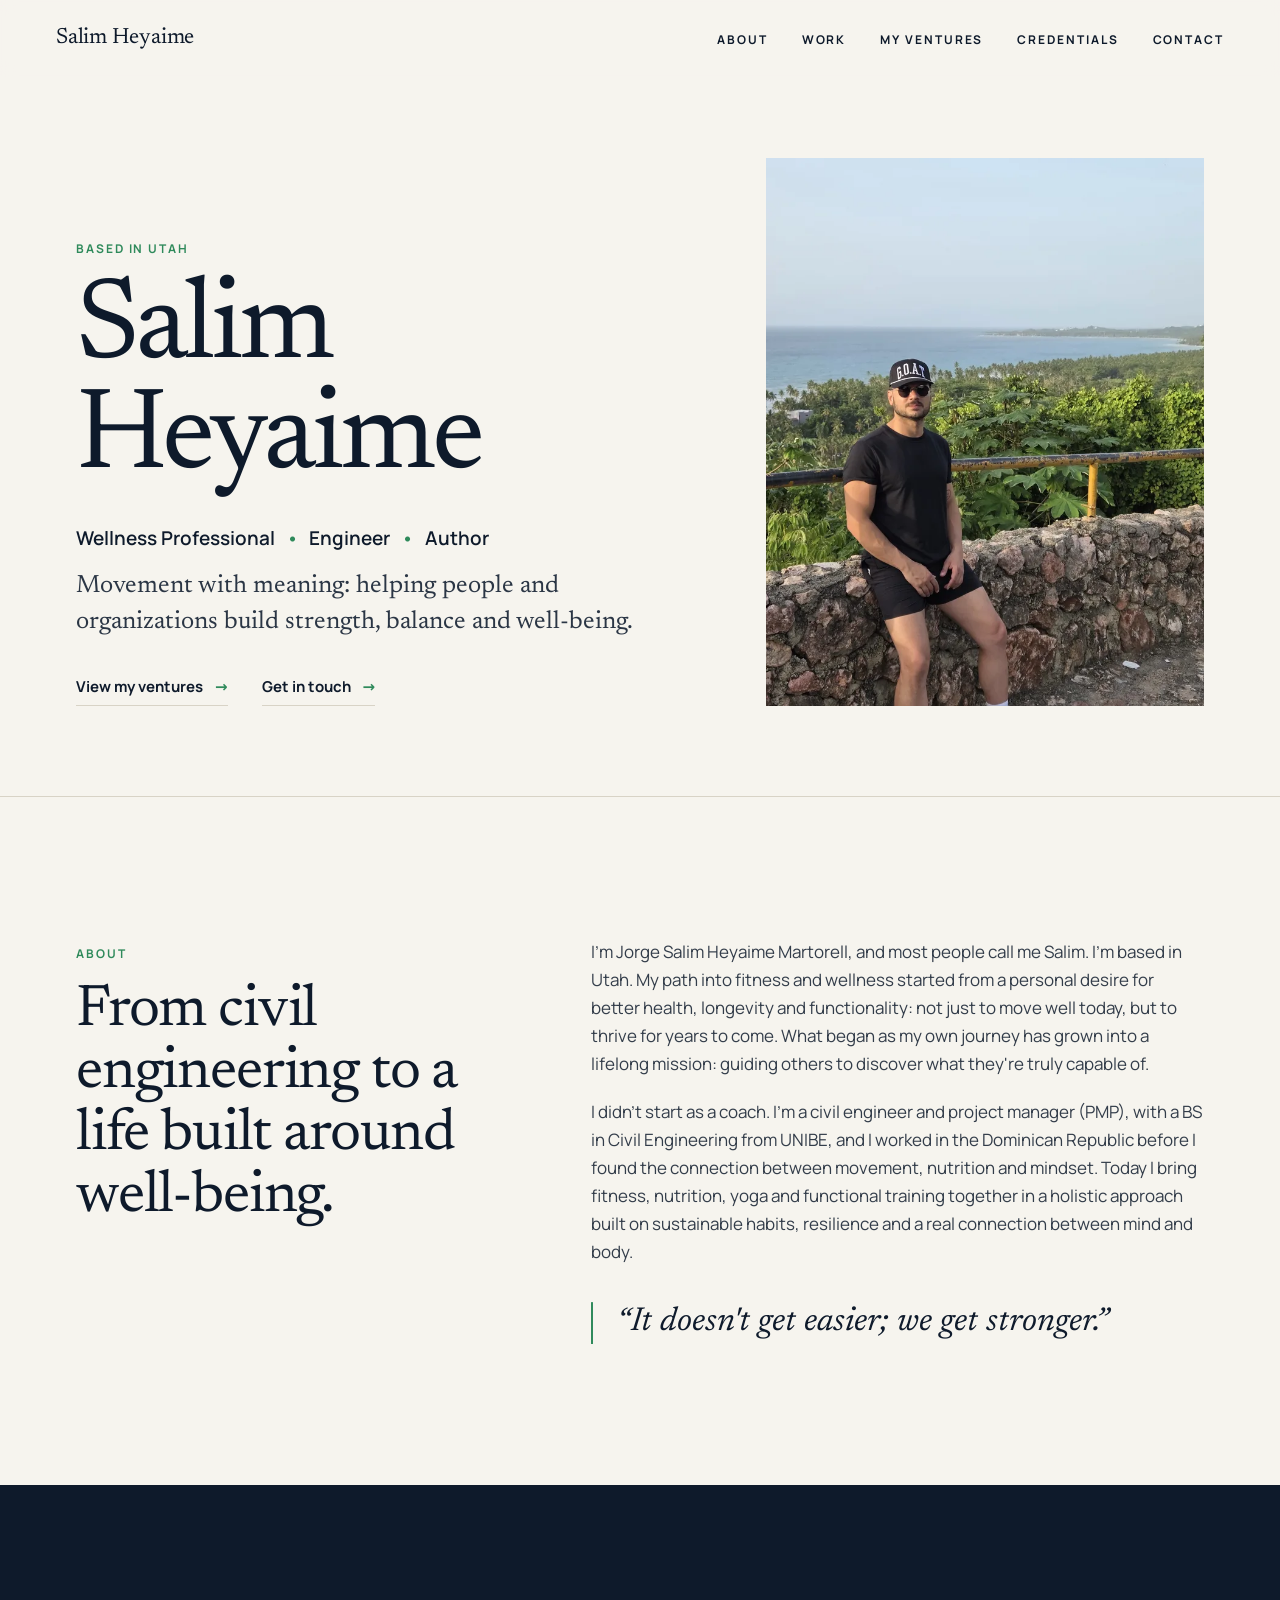
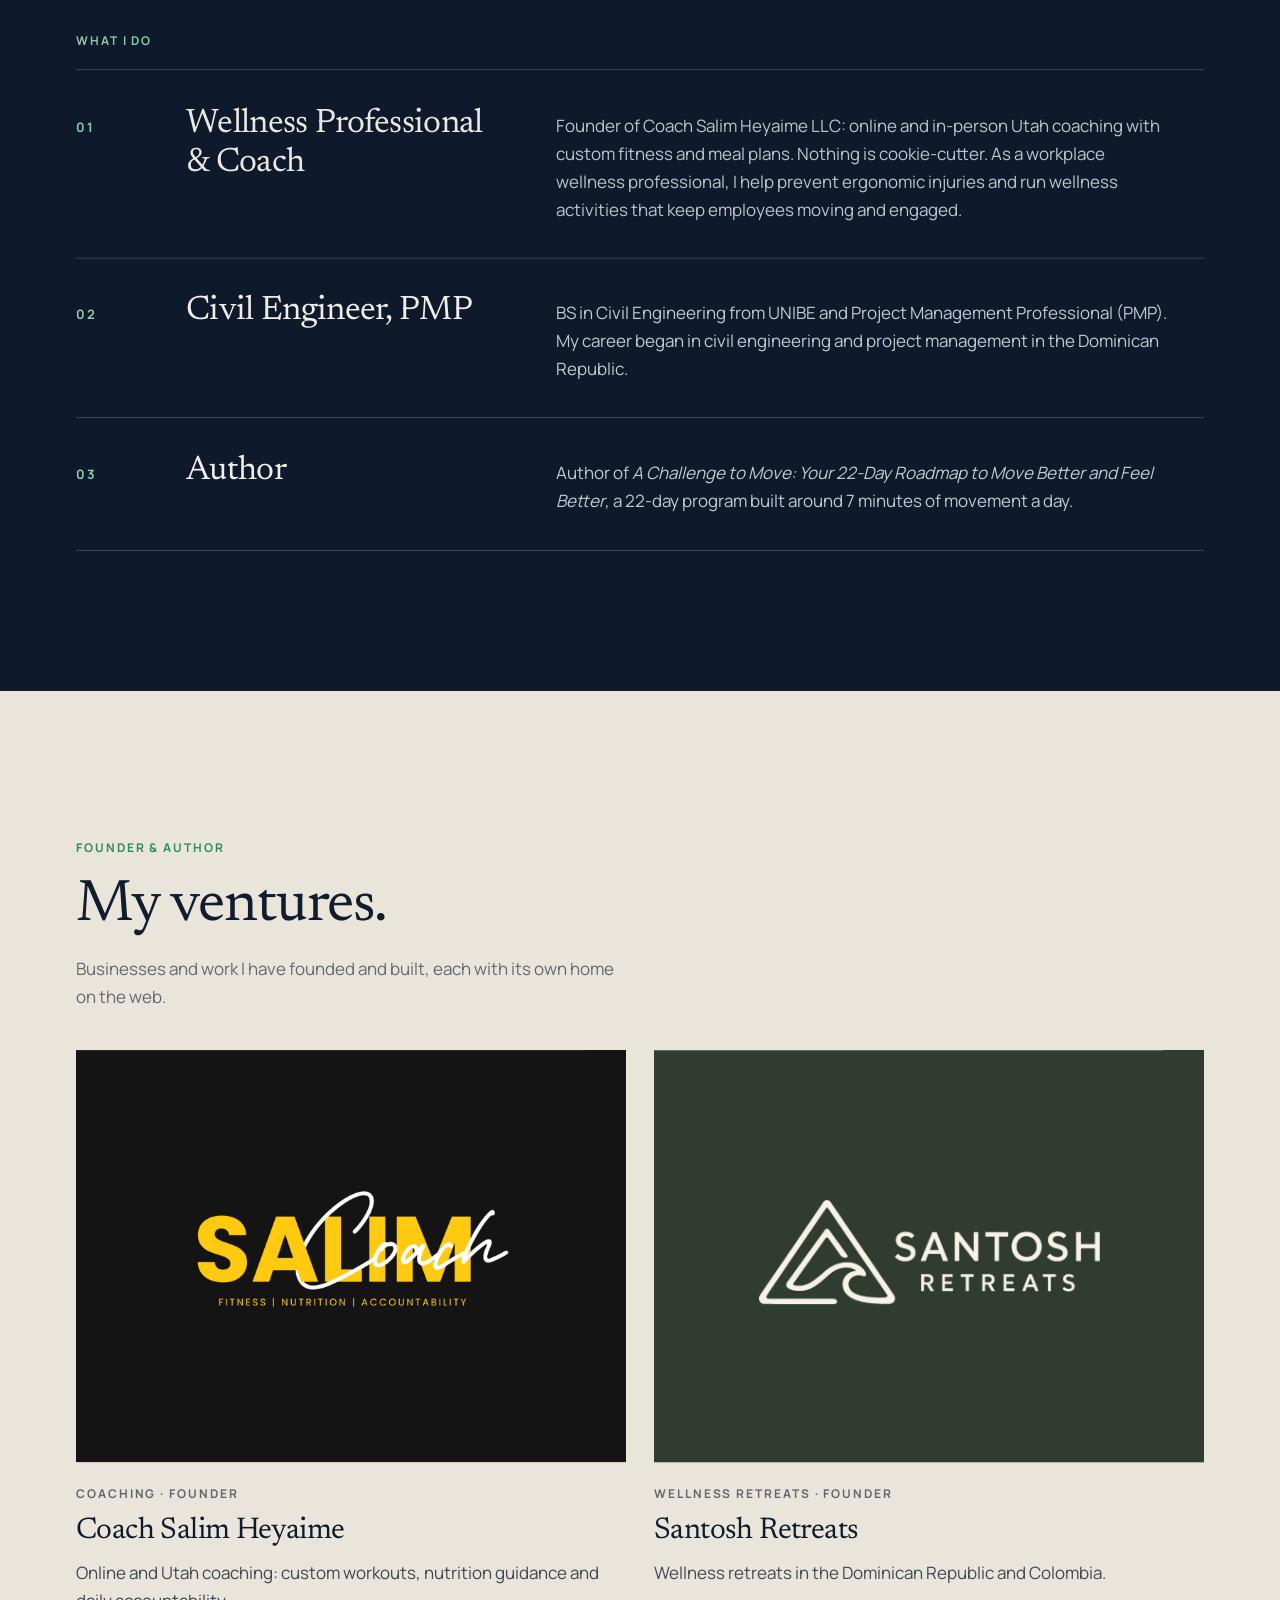
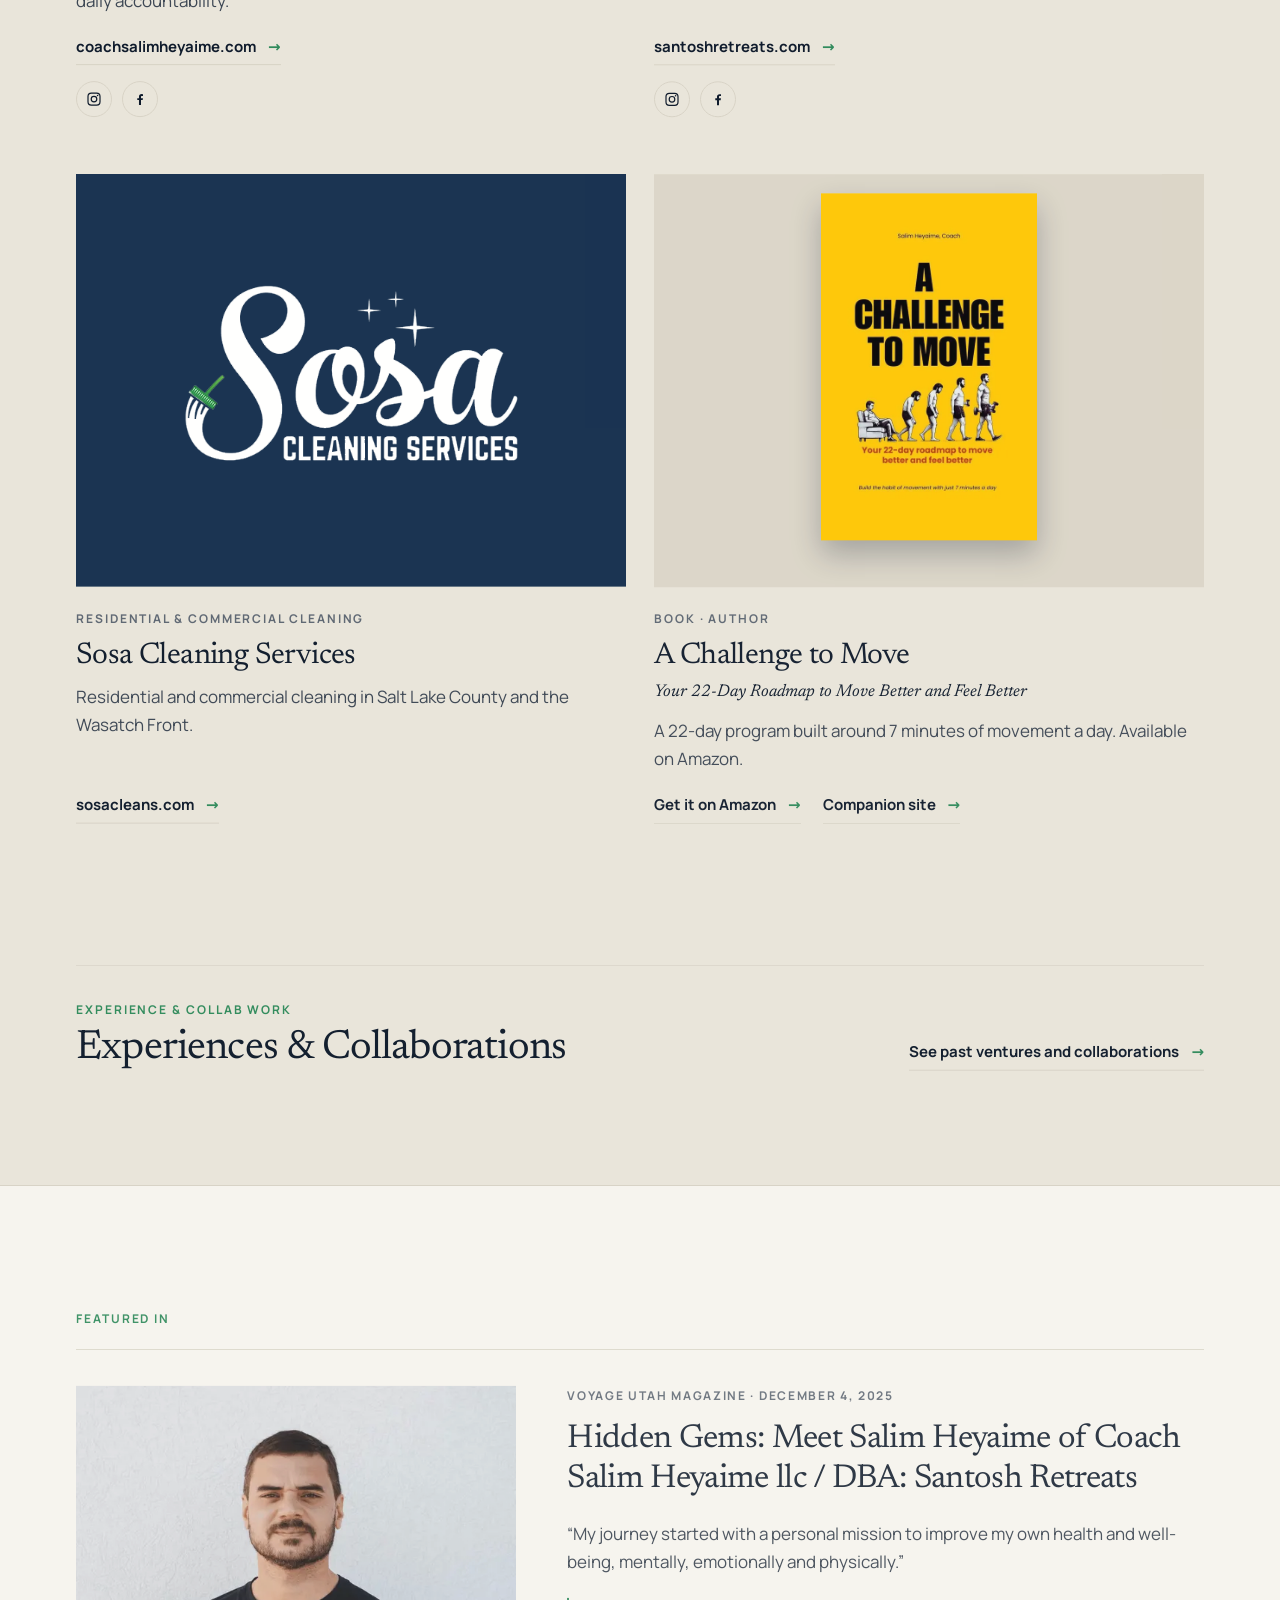
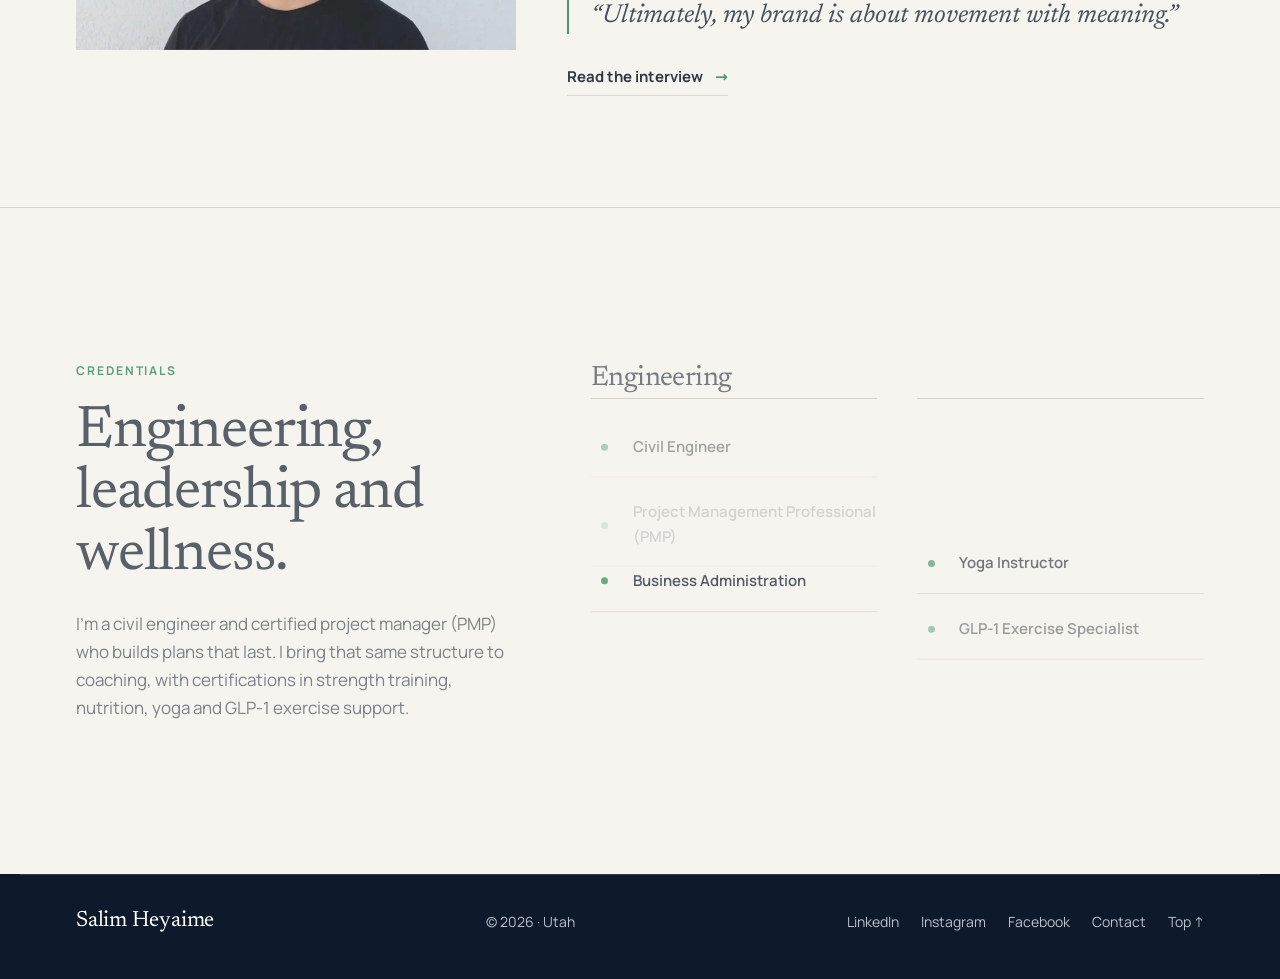
<file: index.html>
<!doctype html>
<html lang="en">
<head>
<!-- Google tag (gtag.js) -->
<script async src="https://www.googletagmanager.com/gtag/js?id=G-P1W76FRMVW"></script>
<script>
  window.dataLayer = window.dataLayer || [];
  function gtag(){dataLayer.push(arguments);}
  gtag('js', new Date());
  gtag('config', 'G-P1W76FRMVW');
</script>
<script src="/js/ga-events.js" defer></script>
<meta charset="utf-8">
<meta name="viewport" content="width=device-width, initial-scale=1">
<title>Salim Heyaime | Wellness Professional • Engineer • Author</title>
<meta name="description" content="Salim Heyaime is a Utah-based civil engineer and PMP, workplace wellness professional and author. He founded Coach Salim Heyaime LLC and Santosh Retreats, and is behind Sosa Cleans.">
<meta name="robots" content="index, follow">
<link rel="canonical" href="https://salimheyaime.com/">
<meta property="og:type" content="website">
<meta property="og:url" content="https://salimheyaime.com/">
<meta property="og:title" content="Salim Heyaime | Wellness Professional • Engineer • Author">
<meta property="og:description" content="Movement with meaning. Coaching, workplace wellness and the ventures Salim Heyaime has built in Utah and the Dominican Republic.">
<meta property="og:image" content="https://salimheyaime.com/img/og-1200x630.jpg">
<meta property="og:image:width" content="1200"><meta property="og:image:height" content="630">
<meta property="og:image:alt" content="Salim Heyaime">
<meta name="twitter:card" content="summary_large_image">
<meta name="twitter:url" content="https://salimheyaime.com/">
<meta name="twitter:title" content="Salim Heyaime | Wellness Professional • Engineer • Author">
<meta name="twitter:description" content="Movement with meaning. Coaching, workplace wellness and the ventures Salim Heyaime has built in Utah and the Dominican Republic.">
<meta name="twitter:image" content="https://salimheyaime.com/img/og-1200x630.jpg">
<meta name="theme-color" content="#0e1a2b">
<link rel="icon" href="favicon.ico?v=2" sizes="any">
<link rel="icon" href="favicon-32.png?v=2" sizes="32x32" type="image/png">
<link rel="icon" href="favicon-16.png?v=2" sizes="16x16" type="image/png">
<link rel="apple-touch-icon" sizes="180x180" href="apple-touch-icon.png?v=2">
<link rel="manifest" href="site.webmanifest?v=2">
<link rel="preload" href="fonts/Newsreader-var.woff2" as="font" type="font/woff2" crossorigin>
<link rel="stylesheet" href="fonts.css">
<link rel="stylesheet" href="css/site.css?v=14">
<script type="application/ld+json">{"@context":"https://schema.org","@type":"Person","name":"Salim Heyaime","alternateName":"Jorge Salim Heyaime Martorell","jobTitle":"Wellness Professional, Engineer, Author","address":{"@type":"PostalAddress","addressRegion":"UT","addressCountry":"US"},"sameAs":["https://www.instagram.com/salimheyaime/","https://www.facebook.com/Salimheyaime/","https://www.linkedin.com/in/salimheyaime","https://coachsalimheyaime.com/","https://santoshretreats.com/","https://sosacleans.com/"],"founder":[{"@type":"Organization","name":"Coach Salim Heyaime LLC"},{"@type":"Organization","name":"Santosh Retreats"},{"@type":"Organization","name":"Sosa Cleaning Services Company","url":"https://sosacleans.com"}]}</script>
</head>
<body>
<a class="skip" href="#main">Skip to content</a>
<header class="nav" id="top">
  <a class="brand" href="#top" aria-label="Salim Heyaime, back to top">Salim Heyaime</a>
  <nav aria-label="Main"><ul>
    <li><a href="#about">About</a></li><li><a href="#work">Work</a></li><li><a href="#ventures">My ventures</a></li><li><a href="#credentials">Credentials</a></li><li><a href="contact/">Contact</a></li>
  </ul></nav>
</header>
<main id="main">
<section class="hero wrap" aria-labelledby="h1">
  <div class="hero-text">
    <p class="label r">Based in Utah</p>
    <h1 id="h1" class="r">Salim Heyaime</h1>
    <p class="roles r">Wellness Professional <span>•</span> Engineer <span>•</span> Author</p>
    <p class="lede r">Movement with meaning: helping people and organizations build strength, balance and well-being.</p>
    <div class="hero-links r"><a class="link-arrow" href="#ventures">View my ventures</a><a class="link-arrow" href="contact/">Get in touch</a></div>
  </div>
  <figure class="hero-photo r"><picture><source type="image/webp" srcset="img/hero-dr-720.webp 720w, img/hero-dr-1200.webp 1200w" sizes="(max-width:900px) 92vw, 45vw"><img src="img/hero-dr-1200.jpg" srcset="img/hero-dr-720.jpg 720w, img/hero-dr-1200.jpg 1200w" sizes="(max-width:900px) 92vw, 45vw" width="1200" height="1500" alt="Salim Heyaime at an ocean overlook in the Dominican Republic" fetchpriority="high" style="object-position:35% 55%"></picture></figure>
</section>

<section class="about" id="about" aria-labelledby="about-h">
  <div class="wrap grid-2">
    <div><p class="label rv">About</p><h2 id="about-h" class="rv">From civil engineering to a life built around well-being.</h2></div>
    <div class="prose">
      <p class="rv">I'm Jorge Salim Heyaime Martorell, and most people call me Salim. I'm based in Utah. My path into fitness and wellness started from a personal desire for better health, longevity and functionality: not just to move well today, but to thrive for years to come. What began as my own journey has grown into a lifelong mission: guiding others to discover what they're truly capable of.</p>
      <p class="rv">I didn't start as a coach. I'm a civil engineer and project manager (PMP), with a BS in Civil Engineering from UNIBE, and I worked in the Dominican Republic before I found the connection between movement, nutrition and mindset. Today I bring fitness, nutrition, yoga and functional training together in a holistic approach built on sustainable habits, resilience and a real connection between mind and body.</p>
      <blockquote class="pull rv">“It doesn't get easier; we get stronger.”</blockquote>
    </div>
  </div>
</section>

<section class="work" id="work" aria-labelledby="work-label">
  <div class="wrap">
    <p class="label rv" id="work-label">What I do</p>
    <ol class="pillars">
      <li class="rv"><span class="n">01</span><h3>Wellness Professional<br> &amp; Coach</h3><p>Founder of Coach Salim Heyaime LLC: online and in-person Utah coaching with custom fitness and meal plans. Nothing is cookie-cutter. As a workplace wellness professional, I help prevent ergonomic injuries and run wellness activities that keep employees moving and engaged.</p></li>
      <li class="rv"><span class="n">02</span><h3>Civil Engineer, PMP</h3><p>BS in Civil Engineering from UNIBE and Project Management Professional (PMP). My career began in civil engineering and project management in the Dominican Republic.</p></li>
      <li class="rv"><span class="n">03</span><h3>Author</h3><p>Author of <em>A Challenge to Move: Your 22-Day Roadmap to Move Better and Feel Better</em>, a 22-day program built around 7 minutes of movement a day.</p></li>
    </ol>
  </div>
</section>

<section class="ventures" id="ventures" aria-labelledby="ven-h">
  <div class="wrap">
    <p class="label rv">Founder &amp; author</p>
    <h2 id="ven-h" class="rv">My ventures.</h2>
    <p class="muted rv v-intro">Businesses and work I have founded and built, each with its own home on the web.</p>
    <div class="v-list">
      <div class="venture rv">
        <a class="venture-main" href="https://coachsalimheyaime.com/" target="_blank" rel="noopener">
          <picture class="logo l-coach"><source srcset="img/logo-coach-color.webp" type="image/webp"><img src="img/logo-coach-color.png" width="480" height="204" alt="Coach Salim Heyaime logo" loading="lazy"></picture>
          <span class="v-meta">Coaching · Founder</span><h3>Coach Salim Heyaime</h3><p>Online and Utah coaching: custom workouts, nutrition guidance and daily accountability.</p><span class="link-arrow">coachsalimheyaime.com</span>
        </a>
        <ul class="v-social" aria-label="Coach Salim Heyaime on social media">
          <li><a href="https://www.instagram.com/salimheyaime/" target="_blank" rel="noopener" aria-label="Coach Salim Heyaime on Instagram"><svg viewBox="0 0 24 24" aria-hidden="true" focusable="false"><rect x="3" y="3" width="18" height="18" rx="5" fill="none" stroke="currentColor" stroke-width="1.8"/><circle cx="12" cy="12" r="4.2" fill="none" stroke="currentColor" stroke-width="1.8"/><circle cx="17.4" cy="6.6" r="1.2" fill="currentColor"/></svg></a></li>
          <li><a href="https://www.facebook.com/Salimheyaime/" target="_blank" rel="noopener" aria-label="Coach Salim Heyaime on Facebook"><svg viewBox="0 0 24 24" aria-hidden="true" focusable="false"><path fill="currentColor" d="M13.5 21v-7.5h2.53l.38-2.94H13.5V8.69c0-.85.24-1.43 1.46-1.43h1.56V4.63A20.9 20.9 0 0 0 14.25 4.5c-2.25 0-3.79 1.37-3.79 3.9v2.16H7.92v2.94h2.54V21z"/></svg></a></li>
        </ul>
      </div>
      <div class="venture rv">
        <a class="venture-main" href="https://santoshretreats.com/" target="_blank" rel="noopener">
          <picture class="logo l-santosh"><source srcset="img/santosh-logo-cream.webp" type="image/webp"><img src="img/santosh-logo-cream.png" width="720" height="220" alt="Santosh Retreats logo" loading="lazy"></picture>
          <span class="v-meta">Wellness retreats · Founder</span><h3>Santosh Retreats</h3><p>Wellness retreats in the Dominican Republic and Colombia.</p><span class="link-arrow">santoshretreats.com</span>
        </a>
        <ul class="v-social" aria-label="Santosh Retreats on social media">
          <li><a href="https://www.instagram.com/santoshretreats/" target="_blank" rel="noopener" aria-label="Santosh Retreats on Instagram"><svg viewBox="0 0 24 24" aria-hidden="true" focusable="false"><rect x="3" y="3" width="18" height="18" rx="5" fill="none" stroke="currentColor" stroke-width="1.8"/><circle cx="12" cy="12" r="4.2" fill="none" stroke="currentColor" stroke-width="1.8"/><circle cx="17.4" cy="6.6" r="1.2" fill="currentColor"/></svg></a></li>
          <li><a href="https://www.facebook.com/profile.php?id=61578598605600" target="_blank" rel="noopener" aria-label="Santosh Retreats on Facebook"><svg viewBox="0 0 24 24" aria-hidden="true" focusable="false"><path fill="currentColor" d="M13.5 21v-7.5h2.53l.38-2.94H13.5V8.69c0-.85.24-1.43 1.46-1.43h1.56V4.63A20.9 20.9 0 0 0 14.25 4.5c-2.25 0-3.79 1.37-3.79 3.9v2.16H7.92v2.94h2.54V21z"/></svg></a></li>
        </ul>
      </div>
      <div class="venture rv">
        <a class="venture-main" href="https://sosacleans.com/" target="_blank" rel="noopener">
          <picture class="logo l-sosa"><source srcset="img/sosa-cleans-logo.webp" type="image/webp"><img src="img/sosa-cleans-logo.png" width="456" height="246" alt="Sosa Cleaning Services logo" loading="lazy"></picture>
          <span class="v-meta">Residential &amp; commercial cleaning</span><h3>Sosa Cleaning Services</h3><p>Residential and commercial cleaning in Salt Lake County and the Wasatch Front.</p><span class="link-arrow">sosacleans.com</span>
        </a>
      </div>
      <div class="venture rv">
        <a href="https://www.amazon.com/dp/B0HN22P5F4" target="_blank" rel="noopener" class="cover-link"><picture class="cover"><source srcset="img/book-cover-web.webp" type="image/webp"><img src="img/book-cover-web.jpg" width="500" height="800" alt="Front cover of A Challenge to Move by Salim Heyaime" loading="lazy"></picture></a>
        <span class="v-meta">Book · Author</span><h3>A Challenge to Move</h3><p class="subtitle">Your 22-Day Roadmap to Move Better and Feel Better</p><p>A 22-day program built around 7 minutes of movement a day. Available on Amazon.</p><span class="v-links"><a class="link-arrow" href="https://www.amazon.com/dp/B0HN22P5F4" target="_blank" rel="noopener">Get it on Amazon</a><a class="link-arrow" href="https://book.coachsalimheyaime.com" target="_blank" rel="noopener">Companion site</a></span>
      </div>
    </div>
  </div>
</section>

<section class="xp-teaser" id="experience" aria-labelledby="xp-h">
  <div class="wrap">
    <a class="xp-link rv" href="experience/">
      <span class="label">Experience &amp; Collab Work</span>
      <span class="xp-title" id="xp-h">Experiences &amp; Collaborations</span>
      <span class="link-arrow">See past ventures and collaborations</span>
    </a>
  </div>
</section>

<section class="press" id="press" aria-labelledby="press-h">
  <div class="wrap">
    <p class="label rv">Featured in</p>
    <h2 id="press-h" class="sr">Press</h2>
    <article class="press-card rv">
      <a class="press-thumb" href="https://voyageutah.com/interview/hidden-gems-meet-salim-heyaime-of-coach-salim-heyaime-llc-dba-santosh-retreats/" target="_blank" rel="noopener" tabindex="-1" aria-hidden="true"><picture><source type="image/webp" srcset="img/voyage-utah-face-600.webp 600w, img/voyage-utah-face-1000.webp 1000w" sizes="(max-width:900px) 92vw, 460px"><img src="img/voyage-utah-face-1000.jpg" width="1000" height="600" alt="" loading="lazy"></picture></a>
      <div class="press-body">
        <p class="press-pub">Voyage Utah Magazine <span aria-hidden="true">·</span> <time datetime="2025-12-04">December 4, 2025</time></p>
        <h3><a href="https://voyageutah.com/interview/hidden-gems-meet-salim-heyaime-of-coach-salim-heyaime-llc-dba-santosh-retreats/" target="_blank" rel="noopener">Hidden Gems: Meet Salim Heyaime of Coach Salim Heyaime llc / DBA: Santosh Retreats</a></h3>
        <p class="press-ex">“My journey started with a personal mission to improve my own health and well-being, mentally, emotionally and physically.”</p>
        <blockquote class="press-q">“Ultimately, my brand is about movement with meaning.”</blockquote>
        <a class="link-arrow" href="https://voyageutah.com/interview/hidden-gems-meet-salim-heyaime-of-coach-salim-heyaime-llc-dba-santosh-retreats/" target="_blank" rel="noopener">Read the interview</a>
      </div>
    </article>
  </div>
</section>

<section class="creds" id="credentials" aria-labelledby="cred-h">
  <div class="wrap grid-2">
    <div><p class="label rv">Credentials</p><h2 id="cred-h" class="rv">Engineering, leadership and wellness.</h2>
    <p class="muted rv">I'm a civil engineer and certified project manager (PMP) who builds plans that last. I bring that same structure to coaching, with certifications in strength training, nutrition, yoga and GLP-1 exercise support.</p></div>
    <div class="cred-cols">
      <div class="cred-col"><h3 class="cred-h rv">Engineering</h3>
      <ul class="cred-list">
        <li class="rv"><span class="dot" aria-hidden="true"></span>Civil Engineer</li>
        <li class="rv"><span class="dot" aria-hidden="true"></span>Project Management Professional (PMP)</li>
        <li class="rv"><span class="dot" aria-hidden="true"></span>Business Administration</li>
      </ul></div>
      <div class="cred-col"><h3 class="cred-h rv">Wellness</h3>
      <ul class="cred-list">
        <li class="rv"><span class="dot" aria-hidden="true"></span>Strength Coach</li>
        <li class="rv"><span class="dot" aria-hidden="true"></span>Nutrition Coach</li>
        <li class="rv"><span class="dot" aria-hidden="true"></span>Yoga Instructor</li>
        <li class="rv"><span class="dot" aria-hidden="true"></span>GLP-1 Exercise Specialist</li>
      </ul></div>
    </div>
  </div>
</section>

</main>
<footer class="foot"><div class="wrap"><span class="brand">Salim Heyaime</span><span>© 2026 · Utah</span><span class="foot-links"><a href="https://www.linkedin.com/in/salimheyaime" target="_blank" rel="noopener">LinkedIn</a><a href="https://www.instagram.com/salimheyaime/" target="_blank" rel="noopener">Instagram</a><a href="https://www.facebook.com/Salimheyaime/" target="_blank" rel="noopener">Facebook</a><a href="contact/">Contact</a><a href="#top">Top ↑</a></span></div></footer>
<script src="js/vendor/gsap.min.js" defer></script>
<script src="js/vendor/ScrollTrigger.min.js" defer></script>
<script src="js/vendor/lenis.min.js" defer></script>
<script src="js/site.js" defer></script>
<script src="/js/external-links.js" defer></script>
</body>
</html>
</file>
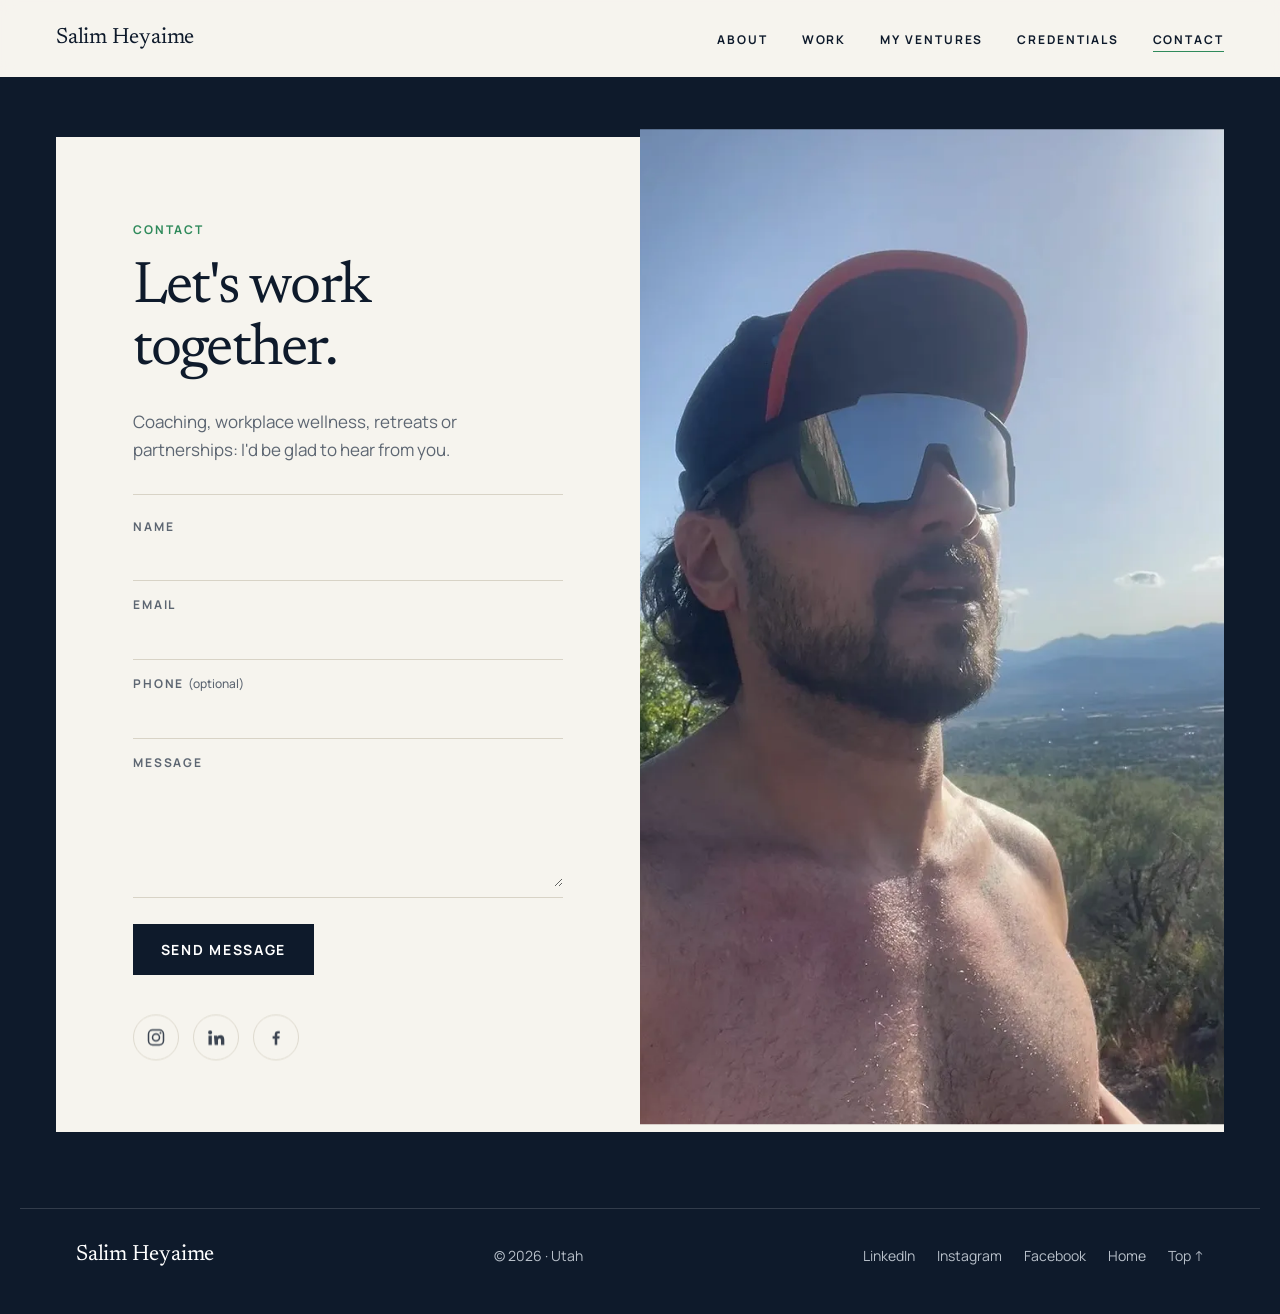
<file: contact/index.html>
<!doctype html>
<html lang="en">
<head>
<!-- Google tag (gtag.js) -->
<script async src="https://www.googletagmanager.com/gtag/js?id=G-P1W76FRMVW"></script>
<script>
  window.dataLayer = window.dataLayer || [];
  function gtag(){dataLayer.push(arguments);}
  gtag('js', new Date());
  gtag('config', 'G-P1W76FRMVW');
</script>
<script src="/js/ga-events.js" defer></script>
<meta charset="utf-8">
<meta name="viewport" content="width=device-width, initial-scale=1">
<title>Contact | Salim Heyaime</title>
<meta name="description" content="Get in touch with Salim Heyaime about coaching, workplace wellness, retreats or partnerships.">
<meta name="robots" content="index, follow">
<link rel="canonical" href="https://salimheyaime.com/contact/">
<meta property="og:type" content="website">
<meta property="og:url" content="https://salimheyaime.com/contact/">
<meta property="og:title" content="Contact | Salim Heyaime">
<meta property="og:description" content="Get in touch with Salim Heyaime about coaching, workplace wellness, retreats or partnerships.">
<meta property="og:image" content="https://salimheyaime.com/img/og-1200x630.jpg">
<meta property="og:image:width" content="1200"><meta property="og:image:height" content="630">
<meta property="og:image:alt" content="Salim Heyaime">
<meta name="twitter:card" content="summary_large_image">
<meta name="twitter:title" content="Contact | Salim Heyaime">
<meta name="twitter:description" content="Get in touch with Salim Heyaime about coaching, workplace wellness, retreats or partnerships.">
<meta name="twitter:image" content="https://salimheyaime.com/img/og-1200x630.jpg">
<meta name="theme-color" content="#0e1a2b">
<link rel="icon" href="../favicon.ico?v=2" sizes="any">
<link rel="icon" href="../favicon-32.png?v=2" sizes="32x32" type="image/png">
<link rel="icon" href="../favicon-16.png?v=2" sizes="16x16" type="image/png">
<link rel="apple-touch-icon" sizes="180x180" href="../apple-touch-icon.png?v=2">
<link rel="manifest" href="../site.webmanifest?v=2">
<link rel="preload" href="../fonts/Newsreader-var.woff2" as="font" type="font/woff2" crossorigin>
<link rel="stylesheet" href="../fonts.css">
<link rel="stylesheet" href="../css/site.css?v=14">
</head>
<body class="subpage">
<a class="skip" href="#main">Skip to content</a>
<header class="nav" id="top">
  <a class="brand" href="../" aria-label="Salim Heyaime, home">Salim Heyaime</a>
  <nav aria-label="Main"><ul>
    <li><a href="../#about">About</a></li><li><a href="../#work">Work</a></li><li><a href="../#ventures">My ventures</a></li><li><a href="../#credentials">Credentials</a></li><li><a href="./" aria-current="page">Contact</a></li>
  </ul></nav>
</header>
<main id="main">
<section class="contact" id="contact" aria-labelledby="contact-h">
  <div class="contact-panel">
    <div class="contact-text">
      <p class="label rv">Contact</p>
      <h1 id="contact-h" class="page-h1 rv">Let's work together.</h1>
      <p class="rv">Coaching, workplace wellness, retreats or partnerships: I'd be glad to hear from you.</p>
      <form class="cform rv" id="contact-form" action="https://olncfwohfpgpmygxjpcm.supabase.co/functions/v1/personal-site-contact" method="post" novalidate>
        <div class="f-row"><label for="cf-name">Name</label><input id="cf-name" name="name" type="text" autocomplete="name" maxlength="120" required></div>
        <div class="f-row"><label for="cf-email">Email</label><input id="cf-email" name="email" type="email" autocomplete="email" maxlength="200" required></div>
        <div class="f-row"><label for="cf-phone">Phone <span class="opt">(optional)</span></label><input id="cf-phone" name="phone" type="tel" autocomplete="tel" maxlength="40"></div>
        <div class="f-row"><label for="cf-msg">Message</label><textarea id="cf-msg" name="message" rows="5" maxlength="5000" required></textarea></div>
        <div class="hp" aria-hidden="true"><label for="cf-company">Company</label><input id="cf-company" name="company" type="text" tabindex="-1" autocomplete="off"></div>
        <div class="f-actions"><button type="submit" class="btn">Send message</button><p class="f-status" role="status" aria-live="polite"></p></div>
      </form>
      <ul class="social rv" aria-label="Social media">
        <li><a href="https://www.instagram.com/salimheyaime" target="_blank" rel="noopener" aria-label="Instagram"><svg viewBox="0 0 24 24" aria-hidden="true" focusable="false"><rect x="3" y="3" width="18" height="18" rx="5" fill="none" stroke="currentColor" stroke-width="1.8"/><circle cx="12" cy="12" r="4.2" fill="none" stroke="currentColor" stroke-width="1.8"/><circle cx="17.4" cy="6.6" r="1.2" fill="currentColor"/></svg></a></li>
        <li><a href="https://www.linkedin.com/in/salimheyaime" target="_blank" rel="noopener" aria-label="LinkedIn"><svg viewBox="0 0 24 24" aria-hidden="true" focusable="false"><path fill="currentColor" d="M4.98 3.5a2.5 2.5 0 1 1 0 5 2.5 2.5 0 0 1 0-5zM3 9.75h4V21H3zM9.5 9.75h3.83v1.54h.05c.53-1 1.84-2.06 3.79-2.06 4.05 0 4.8 2.67 4.8 6.13V21h-4v-4.96c0-1.18-.02-2.71-1.65-2.71-1.65 0-1.9 1.29-1.9 2.62V21h-4z"/></svg></a></li>
        <li><a href="https://www.facebook.com/Salimheyaime/" target="_blank" rel="noopener" aria-label="Facebook"><svg viewBox="0 0 24 24" aria-hidden="true" focusable="false"><path fill="currentColor" d="M13.5 21v-7.5h2.53l.38-2.94H13.5V8.69c0-.85.24-1.43 1.46-1.43h1.56V4.63A20.9 20.9 0 0 0 14.25 4.5c-2.25 0-3.79 1.37-3.79 3.9v2.16H7.92v2.94h2.54V21z"/></svg></a></li>
      </ul>
    </div>
    <figure class="contact-photo"><picture><source srcset="../img/salim-trail-900.webp" type="image/webp"><img src="../img/salim-trail-900.jpg" width="900" height="1200" alt="Salim Heyaime on a mountain trail in Utah" loading="lazy"></picture></figure>
  </div>
</section>
</main>
<footer class="foot"><div class="wrap"><span class="brand">Salim Heyaime</span><span>© 2026 · Utah</span><span class="foot-links"><a href="https://www.linkedin.com/in/salimheyaime" target="_blank" rel="noopener">LinkedIn</a><a href="https://www.instagram.com/salimheyaime/" target="_blank" rel="noopener">Instagram</a><a href="https://www.facebook.com/Salimheyaime/" target="_blank" rel="noopener">Facebook</a><a href="../">Home</a><a href="#top">Top ↑</a></span></div></footer>
<script src="../js/vendor/gsap.min.js" defer></script>
<script src="../js/vendor/ScrollTrigger.min.js" defer></script>
<script src="../js/vendor/lenis.min.js" defer></script>
<script src="../js/site.js" defer></script>
<script src="../js/contact.js" defer></script>
<script src="/js/external-links.js" defer></script>
</body>
</html>
</file>
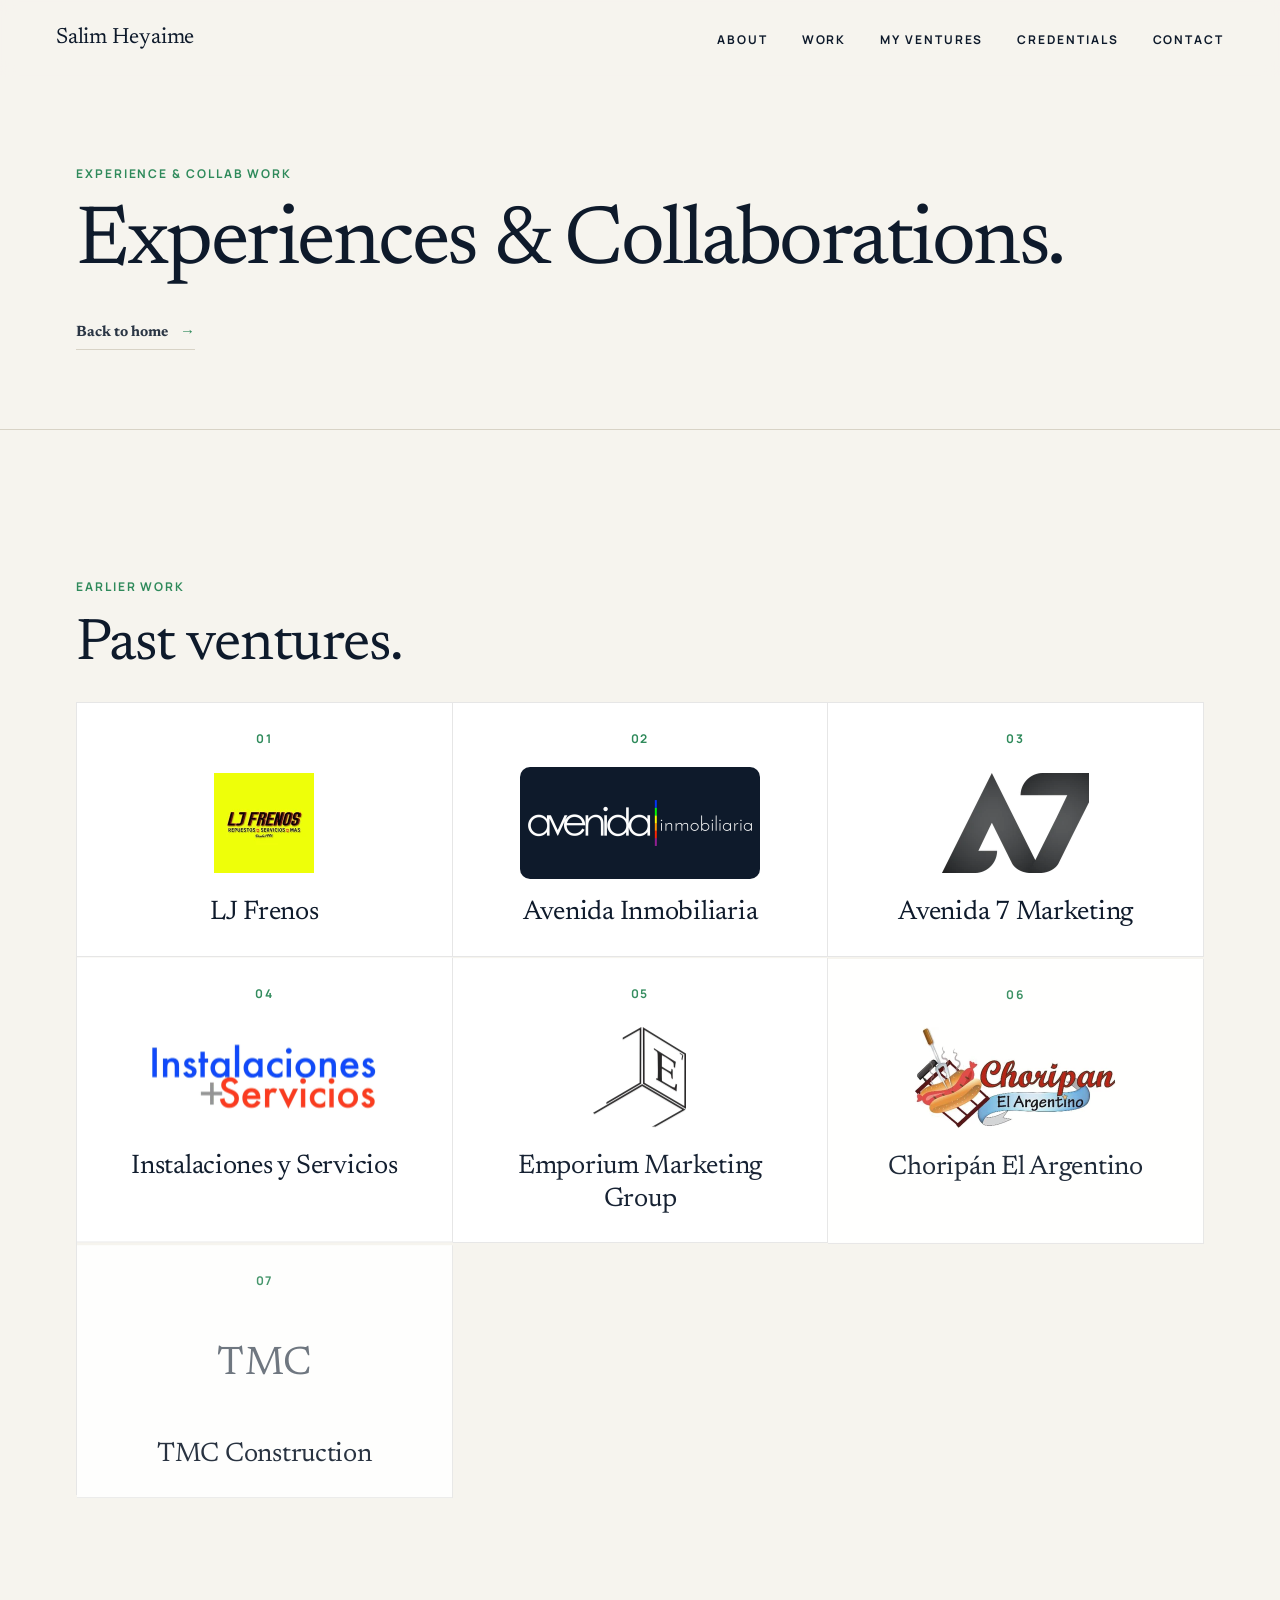
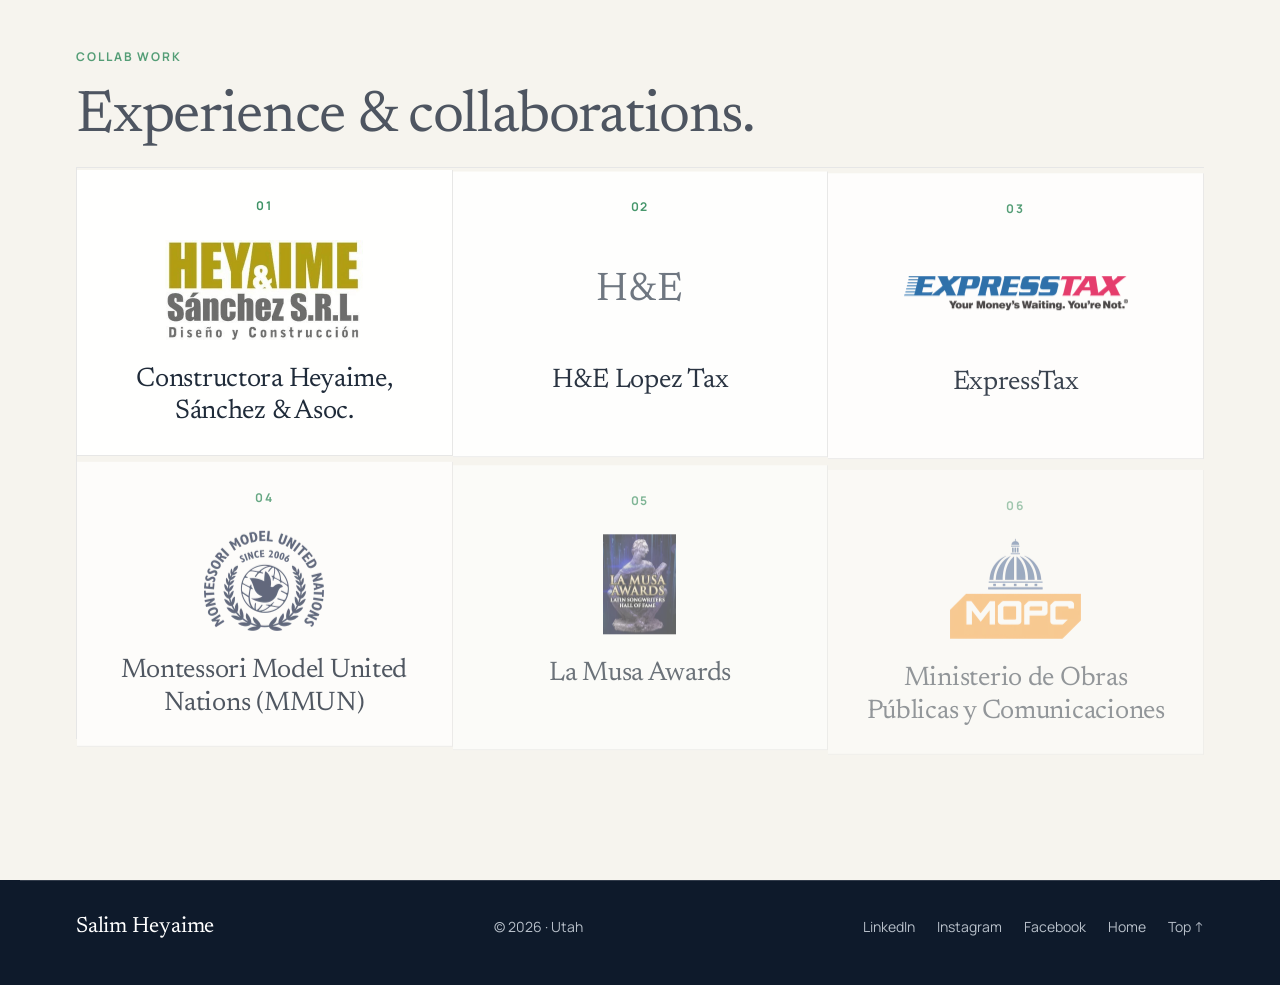
<file: experience/index.html>
<!doctype html>
<html lang="en">
<head>
<!-- Google tag (gtag.js) -->
<script async src="https://www.googletagmanager.com/gtag/js?id=G-P1W76FRMVW"></script>
<script>
  window.dataLayer = window.dataLayer || [];
  function gtag(){dataLayer.push(arguments);}
  gtag('js', new Date());
  gtag('config', 'G-P1W76FRMVW');
</script>
<script src="/js/ga-events.js" defer></script>
<meta charset="utf-8">
<meta name="viewport" content="width=device-width, initial-scale=1">
<title>Experiences &amp; Collaborations | Salim Heyaime</title>
<meta name="description" content="Past ventures, experience and collaborations of Salim Heyaime.">
<meta name="robots" content="index, follow">
<link rel="canonical" href="https://salimheyaime.com/experience/">
<meta property="og:type" content="website">
<meta property="og:url" content="https://salimheyaime.com/experience/">
<meta property="og:title" content="Experiences &amp; Collaborations | Salim Heyaime">
<meta property="og:description" content="Past ventures, experience and collaborations of Salim Heyaime.">
<meta property="og:image" content="https://salimheyaime.com/img/og-1200x630.jpg">
<meta property="og:image:width" content="1200"><meta property="og:image:height" content="630">
<meta property="og:image:alt" content="Salim Heyaime">
<meta name="twitter:card" content="summary_large_image">
<meta name="twitter:title" content="Experiences &amp; Collaborations | Salim Heyaime">
<meta name="twitter:description" content="Past ventures, experience and collaborations of Salim Heyaime.">
<meta name="twitter:image" content="https://salimheyaime.com/img/og-1200x630.jpg">
<meta name="theme-color" content="#0e1a2b">
<link rel="icon" href="../favicon.ico?v=2" sizes="any">
<link rel="icon" href="../favicon-32.png?v=2" sizes="32x32" type="image/png">
<link rel="icon" href="../favicon-16.png?v=2" sizes="16x16" type="image/png">
<link rel="apple-touch-icon" sizes="180x180" href="../apple-touch-icon.png?v=2">
<link rel="manifest" href="../site.webmanifest?v=2">
<link rel="preload" href="../fonts/Newsreader-var.woff2" as="font" type="font/woff2" crossorigin>
<link rel="stylesheet" href="../fonts.css">
<link rel="stylesheet" href="../css/site.css?v=14">
</head>
<body class="subpage">
<a class="skip" href="#main">Skip to content</a>
<header class="nav" id="top">
  <a class="brand" href="../" aria-label="Salim Heyaime, home">Salim Heyaime</a>
  <nav aria-label="Main"><ul>
    <li><a href="../#about">About</a></li><li><a href="../#work">Work</a></li><li><a href="../#ventures">My ventures</a></li><li><a href="../#credentials">Credentials</a></li><li><a href="../contact/">Contact</a></li>
  </ul></nav>
</header>
<main id="main">
<section class="page-head wrap" aria-labelledby="h1">
  <p class="label r">Experience &amp; Collab Work</p>
  <h1 id="h1" class="page-h1 r">Experiences &amp; Collaborations.</h1>
  <p class="lede r"><a class="link-arrow" href="../">Back to home</a></p>
</section>
<section class="past" aria-labelledby="pv-h">
  <div class="wrap">
    <p class="label rv">Earlier work</p>
    <h2 id="pv-h" class="rv">Past ventures.</h2>
    <ul class="pv-grid">
      <li class="pv rv"><span class="n">01</span><span class="pv-logo"><img src="../img/logos/lj-frenos.webp" alt="LJ Frenos" width="100" height="100" loading="lazy" decoding="async"></span><span class="pv-name">LJ Frenos</span></li>
      <li class="pv rv"><span class="n">02</span><span class="pv-logo pv-logo--dark"><img src="../img/logos/avenida-inmobiliaria.webp" alt="Avenida Inmobiliaria" width="224" height="46" loading="lazy" decoding="async"></span><span class="pv-name">Avenida Inmobiliaria</span></li>
      <li class="pv rv"><span class="n">03</span><span class="pv-logo"><img src="../img/logos/avenida-marketing.webp" alt="Avenida 7 Marketing" width="147" height="100" loading="lazy" decoding="async"></span><span class="pv-name">Avenida 7 Marketing</span></li>
      <li class="pv rv"><span class="n">04</span><span class="pv-logo"><img src="../img/logos/instalaciones-y-servicios.webp" alt="Instalaciones y Servicios" width="224" height="66" loading="lazy" decoding="async"></span><span class="pv-name">Instalaciones y Servicios</span></li>
      <li class="pv rv"><span class="n">05</span><span class="pv-logo"><img src="../img/logos/emporium-marketing-group.webp" alt="Emporium Marketing Group" width="93" height="100" loading="lazy" decoding="async"></span><span class="pv-name">Emporium Marketing Group</span></li>
      <li class="pv rv"><span class="n">06</span><span class="pv-logo"><img src="../img/logos/choripan-el-argentino-v2.webp" alt="Choripán El Argentino" width="201" height="100" loading="lazy" decoding="async"></span><span class="pv-name">Choripán El Argentino</span></li>
      <li class="pv rv"><span class="n">07</span><span class="pv-logo pv-logo--text" aria-hidden="true">TMC</span><span class="pv-name">TMC Construction</span></li>
    </ul>
  </div>
</section>
<section class="past" aria-labelledby="xc-h">
  <div class="wrap">
    <p class="label rv">Collab work</p>
    <h2 id="xc-h" class="rv">Experience &amp; collaborations.</h2>
    <ul class="pv-grid">
      <li class="pv rv"><span class="n">01</span><span class="pv-logo"><img src="../img/logos/constructora-heyaime-sanchez.webp" alt="Constructora Heyaime, Sánchez &amp; Asoc." width="198" height="100" loading="lazy" decoding="async"></span><span class="pv-name">Constructora Heyaime, Sánchez &amp; Asoc.</span></li>
      <li class="pv rv"><span class="n">02</span><span class="pv-logo pv-logo--text" aria-hidden="true">H&amp;E</span><span class="pv-name">H&amp;E Lopez Tax</span></li>
      <li class="pv rv"><span class="n">03</span><span class="pv-logo"><img src="../img/logos/expresstax.webp" alt="ExpressTax" width="224" height="34" loading="lazy" decoding="async"></span><span class="pv-name">ExpressTax</span></li>
      <li class="pv rv"><span class="n">04</span><span class="pv-logo"><img src="../img/logos/montessori-model-united-nations.webp" alt="Montessori Model United Nations" width="120" height="100" loading="lazy" decoding="async"></span><span class="pv-name">Montessori Model United Nations (MMUN)</span></li>
      <li class="pv rv"><span class="n">05</span><span class="pv-logo"><img src="../img/logos/la-musa-awards.webp" alt="La Musa Awards" width="73" height="100" loading="lazy" decoding="async"></span><span class="pv-name">La Musa Awards</span></li>
      <li class="pv rv"><span class="n">06</span><span class="pv-logo"><img src="../img/logos/ministerio-de-obras-publicas.webp" alt="Ministerio de Obras Públicas y Comunicaciones" width="131" height="100" loading="lazy" decoding="async"></span><span class="pv-name">Ministerio de Obras Públicas y Comunicaciones</span></li>
    </ul>
  </div>
</section>
</main>
<footer class="foot"><div class="wrap"><span class="brand">Salim Heyaime</span><span>© 2026 · Utah</span><span class="foot-links"><a href="https://www.linkedin.com/in/salimheyaime" target="_blank" rel="noopener">LinkedIn</a><a href="https://www.instagram.com/salimheyaime/" target="_blank" rel="noopener">Instagram</a><a href="https://www.facebook.com/Salimheyaime/" target="_blank" rel="noopener">Facebook</a><a href="../">Home</a><a href="#top">Top ↑</a></span></div></footer>
<script src="../js/vendor/gsap.min.js" defer></script>
<script src="../js/vendor/ScrollTrigger.min.js" defer></script>
<script src="../js/vendor/lenis.min.js" defer></script>
<script src="../js/site.js" defer></script>
<script src="/js/external-links.js" defer></script>
</body>
</html>
</file>
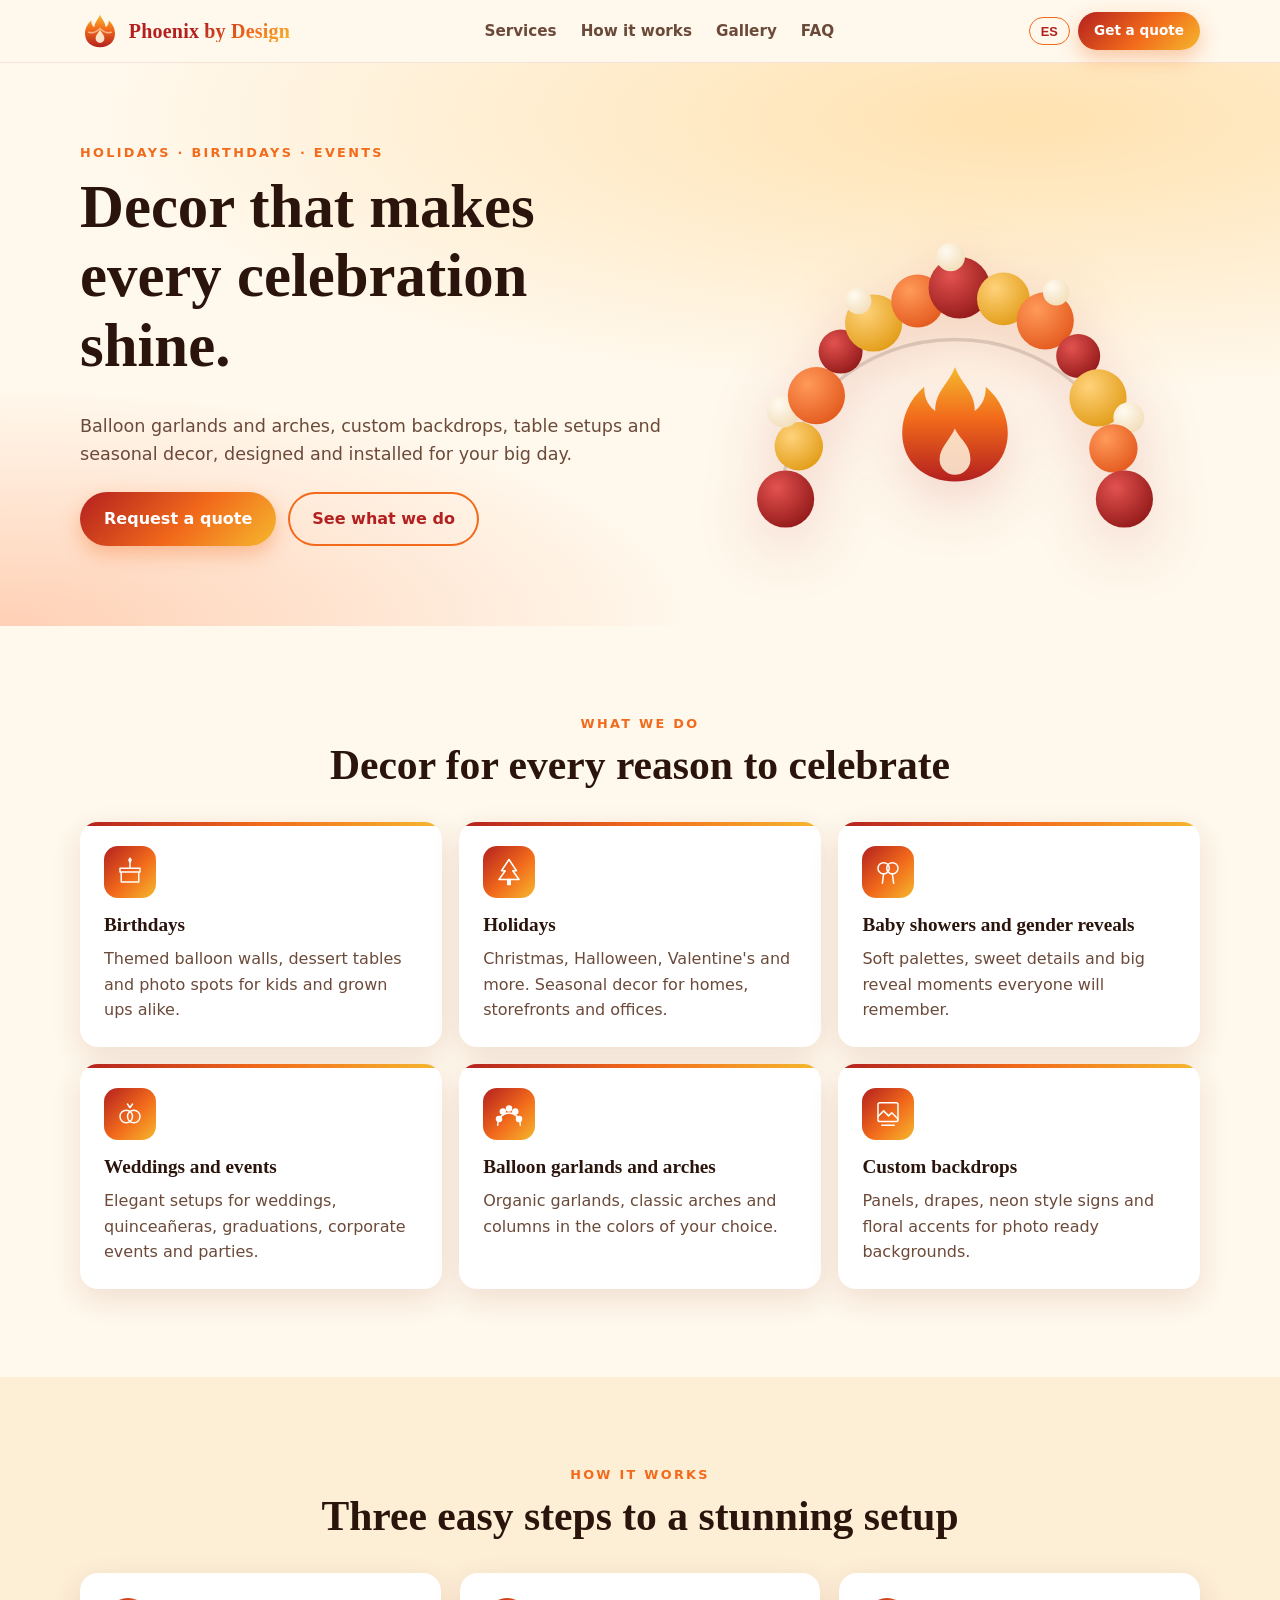
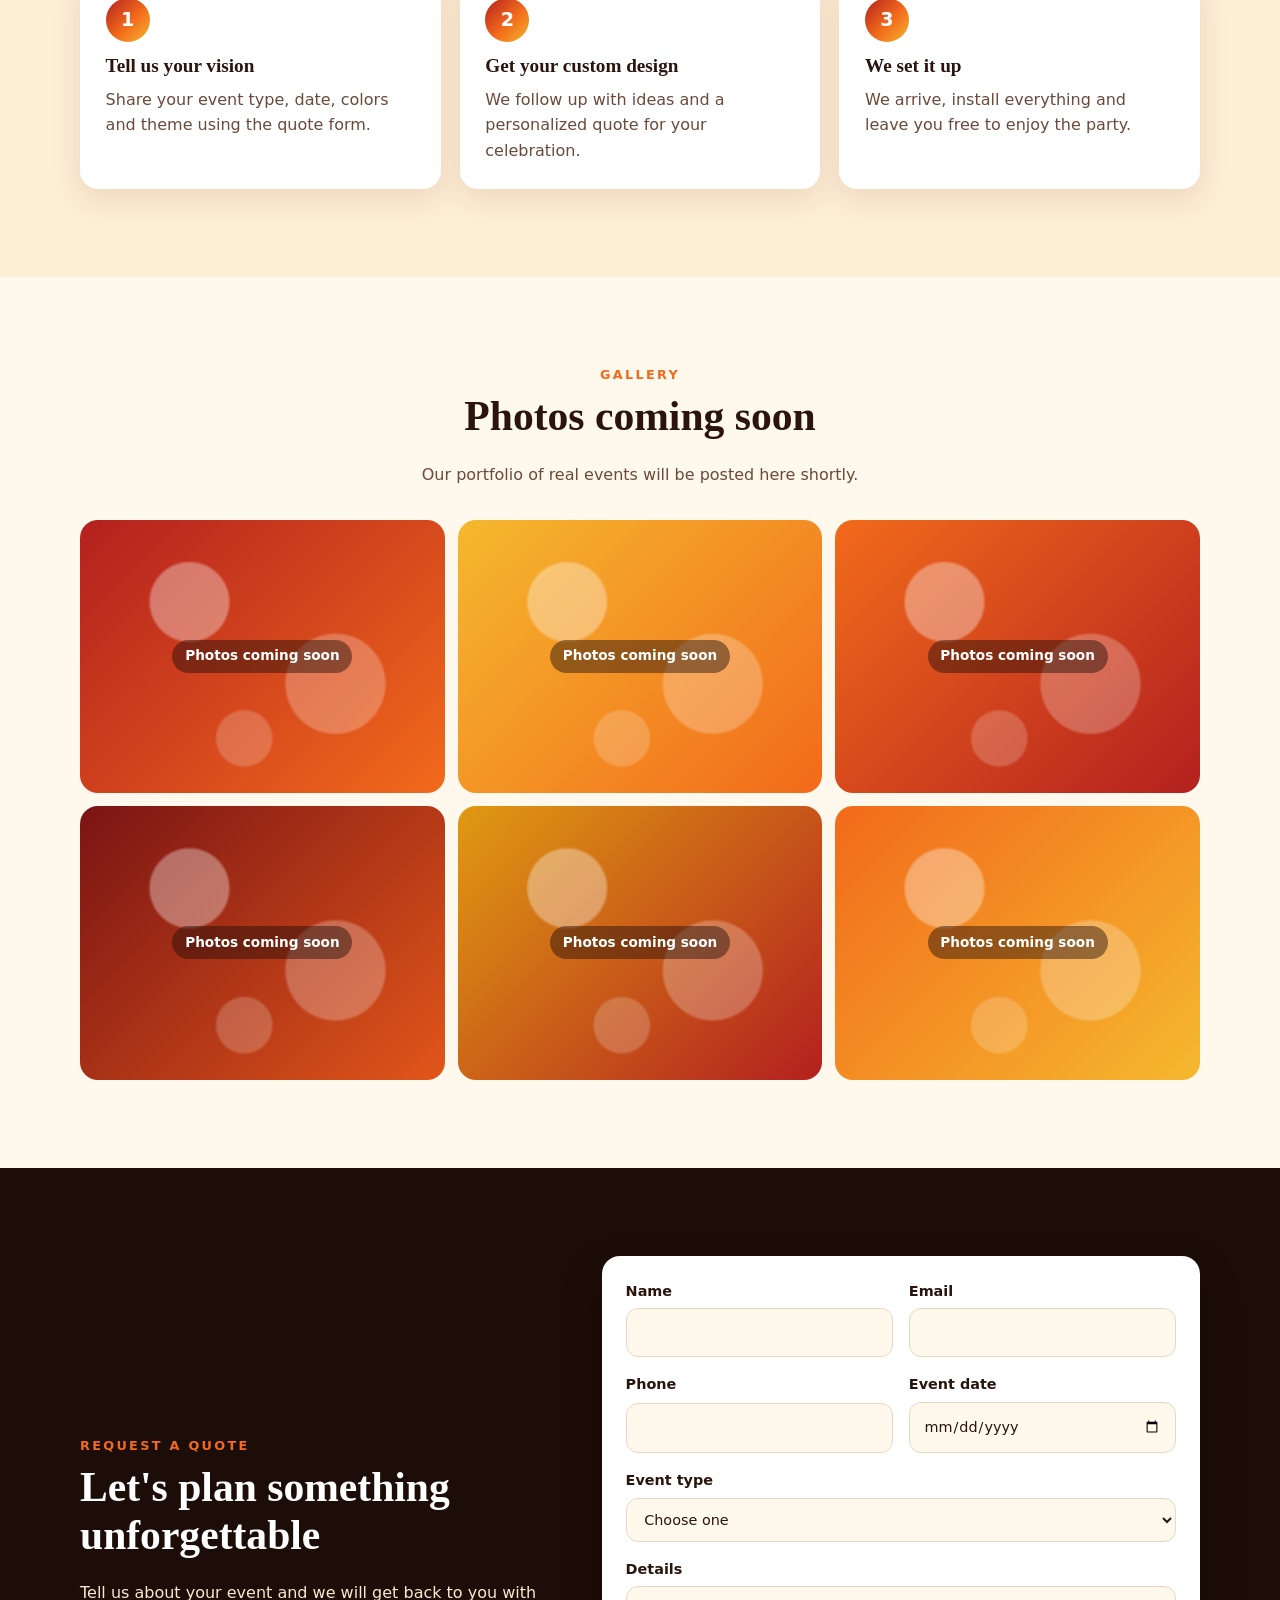
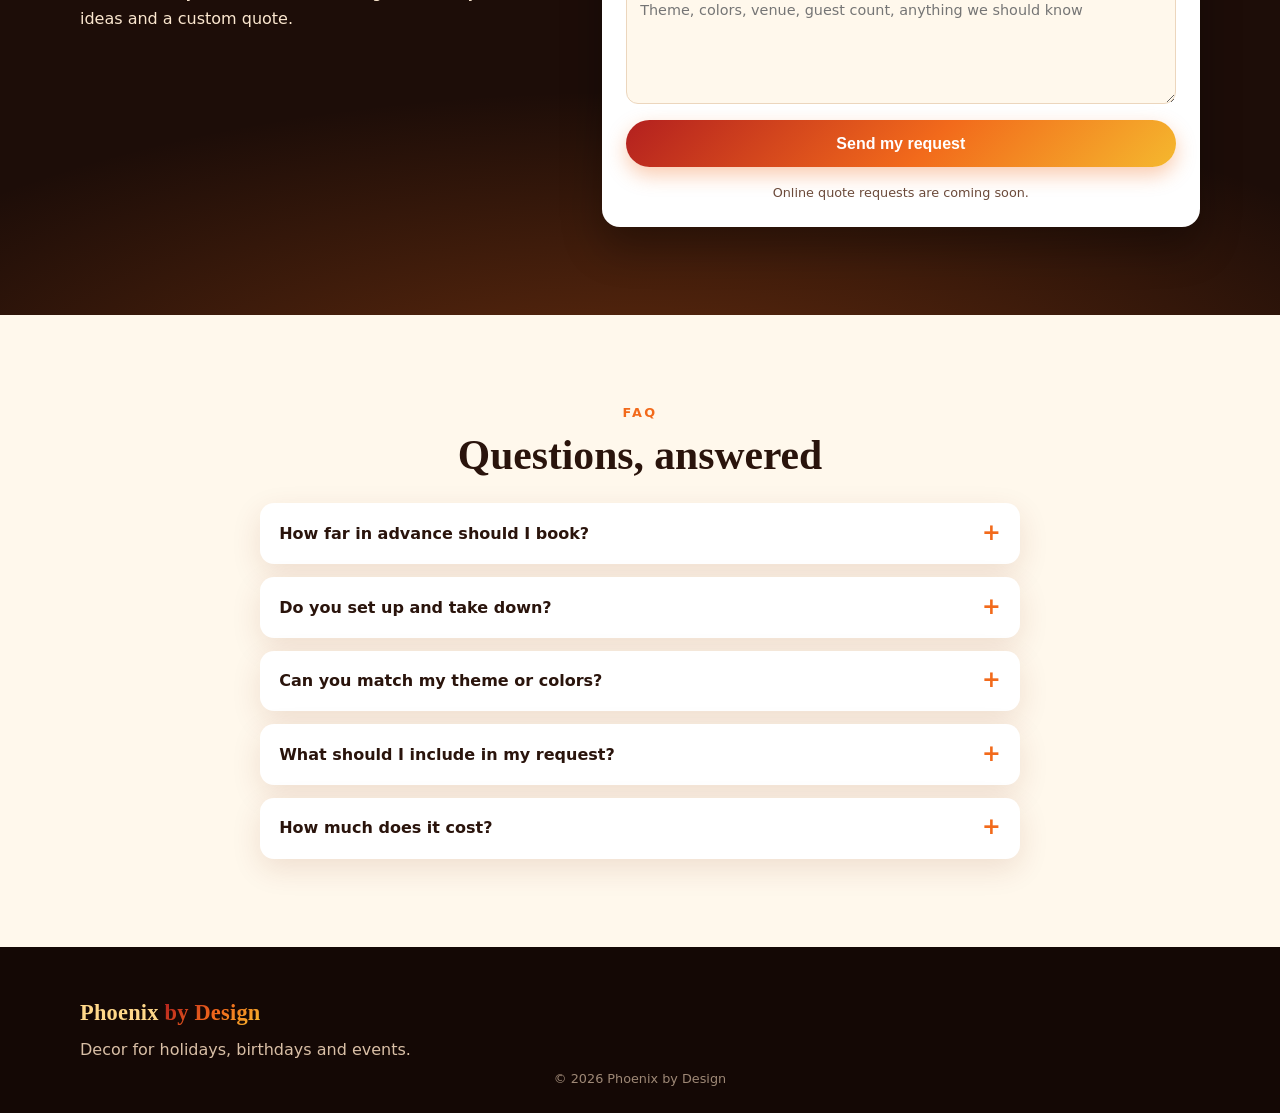
<file: phoenix-by-design/index.html>
<!doctype html>
<html lang="en">
<head>
<meta charset="utf-8">
<meta name="viewport" content="width=device-width, initial-scale=1">
<title>Phoenix by Design | Holiday, Birthday and Event Decor</title>
<meta name="description" content="Phoenix by Design creates balloon garlands, arches, backdrops, table setups and seasonal decor for birthdays, holidays and events.">
<link rel="canonical" href="https://salimheyaime.com/phoenix-by-design/">
<meta property="og:type" content="website">
<meta property="og:site_name" content="Phoenix by Design">
<meta property="og:title" content="Phoenix by Design | Holiday, Birthday and Event Decor">
<meta property="og:description" content="Balloon garlands and arches, custom backdrops, table setups and seasonal decor for birthdays, holidays and events.">
<meta property="og:url" content="https://salimheyaime.com/phoenix-by-design/">
<meta name="twitter:card" content="summary">
<meta name="twitter:title" content="Phoenix by Design | Holiday, Birthday and Event Decor">
<meta name="twitter:description" content="Balloon garlands and arches, custom backdrops, table setups and seasonal decor for birthdays, holidays and events.">
<link rel="icon" href="data:image/svg+xml,%3Csvg xmlns='http://www.w3.org/2000/svg' viewBox='0 0 64 64'%3E%3Cpath d='M32 4c4 10 14 14 14 28a14 14 0 0 1-28 0c0-8 5-11 6-18 3 4 4 7 4 11 3-6 4-13 4-21z' fill='%23f26a1b'/%3E%3C/svg%3E">
<link rel="stylesheet" href="styles.css">
</head>
<body>

<header class="site-header">
  <div class="wrap header-inner">
    <a class="brand" href="#top" aria-label="Phoenix by Design home">
      <svg class="logo" viewBox="0 0 64 64" aria-hidden="true">
        <defs>
          <linearGradient id="fl" x1="0" y1="1" x2="0" y2="0">
            <stop offset="0" stop-color="#b3201f"/><stop offset=".55" stop-color="#f26a1b"/><stop offset="1" stop-color="#f5b82e"/>
          </linearGradient>
        </defs>
        <path d="M32 6c3 8 9 12 9 20 4-3 5-7 5-11 7 6 10 14 10 21 0 13-10 22-24 22S8 49 8 36c0-7 3-15 10-21 0 4 1 8 5 11 0-8 6-12 9-20z" fill="url(#fl)"/>
        <path d="M32 30c2 5 7 7 7 14a7 7 0 0 1-14 0c0-5 4-8 7-14z" fill="#fff4dc" opacity=".9"/>
        <path d="M14 34c6 2 11 1 18-6 7 7 12 8 18 6" fill="none" stroke="#fff4dc" stroke-width="2.4" stroke-linecap="round" opacity=".55"/>
      </svg>
      <span class="wordmark">Phoenix <em>by Design</em></span>
    </a>
    <nav class="nav" aria-label="Main">
      <a href="#services" data-i18n="navServices">Services</a>
      <a href="#how" data-i18n="navHow">How it works</a>
      <a href="#gallery" data-i18n="navGallery">Gallery</a>
      <a href="#faq" data-i18n="navFaq">FAQ</a>
    </nav>
    <div class="header-actions">
      <button class="lang" type="button" id="langBtn" aria-label="Cambiar a español">ES</button>
      <a class="btn btn-sm" href="#quote" data-i18n="navQuote">Get a quote</a>
    </div>
  </div>
</header>

<main id="top">
  <section class="hero">
    <div class="sparks" aria-hidden="true"><i></i><i></i><i></i><i></i><i></i><i></i><i></i><i></i></div>
    <div class="wrap hero-inner">
      <div class="hero-copy">
        <p class="eyebrow" data-i18n="heroEyebrow">Holidays · Birthdays · Events</p>
        <h1 data-i18n="heroTitle">Decor that makes every celebration shine.</h1>
        <p class="lead" data-i18n="heroLead">Balloon garlands and arches, custom backdrops, table setups and seasonal decor, designed and installed for your big day.</p>
        <div class="hero-cta">
          <a class="btn" href="#quote" data-i18n="heroCta">Request a quote</a>
          <a class="btn btn-ghost" href="#services" data-i18n="heroCta2">See what we do</a>
        </div>
      </div>
      <div class="hero-art" aria-hidden="true">
        <svg viewBox="0 0 400 360">
          <defs>
            <radialGradient id="b1" cx=".35" cy=".3" r=".8"><stop offset="0" stop-color="#ffd27a"/><stop offset="1" stop-color="#e09a12"/></radialGradient>
            <radialGradient id="b2" cx=".35" cy=".3" r=".8"><stop offset="0" stop-color="#ff9a5a"/><stop offset="1" stop-color="#e2561a"/></radialGradient>
            <radialGradient id="b3" cx=".35" cy=".3" r=".8"><stop offset="0" stop-color="#e2524f"/><stop offset="1" stop-color="#8f1717"/></radialGradient>
            <radialGradient id="b4" cx=".35" cy=".3" r=".8"><stop offset="0" stop-color="#fffaf0"/><stop offset="1" stop-color="#f1dcb6"/></radialGradient>
          </defs>
          <path d="M40 340 C40 120 360 120 360 340" fill="none" stroke="#3a1a10" stroke-opacity=".15" stroke-width="3"/>
          <g class="arch">
            <circle cx="46" cy="320" r="26" fill="url(#b3)"/><circle cx="58" cy="272" r="22" fill="url(#b1)"/>
            <circle cx="44" cy="240" r="15" fill="url(#b4)"/><circle cx="74" cy="226" r="26" fill="url(#b2)"/>
            <circle cx="96" cy="186" r="20" fill="url(#b3)"/><circle cx="126" cy="160" r="26" fill="url(#b1)"/>
            <circle cx="112" cy="140" r="12" fill="url(#b4)"/><circle cx="166" cy="140" r="24" fill="url(#b2)"/>
            <circle cx="204" cy="128" r="28" fill="url(#b3)"/><circle cx="196" cy="100" r="13" fill="url(#b4)"/>
            <circle cx="244" cy="138" r="24" fill="url(#b1)"/><circle cx="282" cy="158" r="26" fill="url(#b2)"/>
            <circle cx="292" cy="132" r="12" fill="url(#b4)"/><circle cx="312" cy="190" r="20" fill="url(#b3)"/>
            <circle cx="330" cy="228" r="26" fill="url(#b1)"/><circle cx="358" cy="246" r="14" fill="url(#b4)"/>
            <circle cx="344" cy="274" r="22" fill="url(#b2)"/><circle cx="354" cy="320" r="26" fill="url(#b3)"/>
          </g>
          <g transform="translate(200 270)">
            <path d="M0-70c6 16 18 22 18 40 8-6 10-14 10-22 14 12 20 28 20 42 0 26-20 44-48 44S-48 16-48-10c0-14 6-30 20-42 0 8 2 16 10 22 0-18 12-24 18-40z" fill="url(#fl)"/>
            <path d="M0-14c4 10 14 14 14 28a14 14 0 0 1-28 0c0-10 8-16 14-28z" fill="#fff4dc" opacity=".85"/>
          </g>
        </svg>
      </div>
    </div>
  </section>

  <section id="services" class="section">
    <div class="wrap">
      <p class="eyebrow center" data-i18n="svcEyebrow">What we do</p>
      <h2 class="center" data-i18n="svcTitle">Decor for every reason to celebrate</h2>
      <div class="cards">
        <article class="card"><div class="ic" aria-hidden="true"><svg viewBox="0 0 48 48"><path d="M10 40h28V24H10z M8 24h32v-6H8z M24 18V8" /><path d="M24 8c-2-2-2-4 0-6 2 2 2 4 0 6z" class="fill"/></svg></div>
          <h3 data-i18n="s1t">Birthdays</h3><p data-i18n="s1d">Themed balloon walls, dessert tables and photo spots for kids and grown ups alike.</p></article>
        <article class="card"><div class="ic" aria-hidden="true"><svg viewBox="0 0 48 48"><path d="M24 4l12 18h-6l10 14H8l10-14h-6z"/><path d="M22 36h4v8h-4z" class="fill"/></svg></div>
          <h3 data-i18n="s2t">Holidays</h3><p data-i18n="s2d">Christmas, Halloween, Valentine's and more. Seasonal decor for homes, storefronts and offices.</p></article>
        <article class="card"><div class="ic" aria-hidden="true"><svg viewBox="0 0 48 48"><circle cx="17" cy="18" r="9"/><circle cx="31" cy="18" r="9"/><path d="M17 27l-2 15M31 27l2 15"/></svg></div>
          <h3 data-i18n="s3t">Baby showers and gender reveals</h3><p data-i18n="s3d">Soft palettes, sweet details and big reveal moments everyone will remember.</p></article>
        <article class="card"><div class="ic" aria-hidden="true"><svg viewBox="0 0 48 48"><circle cx="18" cy="28" r="10"/><circle cx="30" cy="28" r="10"/><path d="M20 8l4 6 4-6" /></svg></div>
          <h3 data-i18n="s4t">Weddings and events</h3><p data-i18n="s4d">Elegant setups for weddings, quinceañeras, graduations, corporate events and parties.</p></article>
        <article class="card"><div class="ic" aria-hidden="true"><svg viewBox="0 0 48 48"><path d="M6 42C6 16 42 16 42 42"/><circle cx="8" cy="32" r="4" class="fill"/><circle cx="14" cy="20" r="4" class="fill"/><circle cx="24" cy="15" r="4" class="fill"/><circle cx="34" cy="20" r="4" class="fill"/><circle cx="40" cy="32" r="4" class="fill"/></svg></div>
          <h3 data-i18n="s5t">Balloon garlands and arches</h3><p data-i18n="s5d">Organic garlands, classic arches and columns in the colors of your choice.</p></article>
        <article class="card"><div class="ic" aria-hidden="true"><svg viewBox="0 0 48 48"><rect x="8" y="6" width="32" height="30" rx="3"/><path d="M8 28l9-9 8 8 5-5 10 10"/><path d="M14 42h20"/></svg></div>
          <h3 data-i18n="s6t">Custom backdrops</h3><p data-i18n="s6d">Panels, drapes, neon style signs and floral accents for photo ready backgrounds.</p></article>
      </div>
    </div>
  </section>

  <section id="how" class="section alt">
    <div class="wrap">
      <p class="eyebrow center" data-i18n="howEyebrow">How it works</p>
      <h2 class="center" data-i18n="howTitle">Three easy steps to a stunning setup</h2>
      <ol class="steps">
        <li><span class="num">1</span><h3 data-i18n="h1t">Tell us your vision</h3><p data-i18n="h1d">Share your event type, date, colors and theme using the quote form.</p></li>
        <li><span class="num">2</span><h3 data-i18n="h2t">Get your custom design</h3><p data-i18n="h2d">We follow up with ideas and a personalized quote for your celebration.</p></li>
        <li><span class="num">3</span><h3 data-i18n="h3t">We set it up</h3><p data-i18n="h3d">We arrive, install everything and leave you free to enjoy the party.</p></li>
      </ol>
    </div>
  </section>

  <section id="gallery" class="section">
    <div class="wrap">
      <p class="eyebrow center" data-i18n="galEyebrow">Gallery</p>
      <h2 class="center" data-i18n="galTitle">Photos coming soon</h2>
      <p class="center muted" data-i18n="galLead">Our portfolio of real events will be posted here shortly.</p>
      <div class="gallery">
        <div class="ph g1"><span data-i18n="galPh">Photos coming soon</span></div>
        <div class="ph g2"><span data-i18n="galPh">Photos coming soon</span></div>
        <div class="ph g3"><span data-i18n="galPh">Photos coming soon</span></div>
        <div class="ph g4"><span data-i18n="galPh">Photos coming soon</span></div>
        <div class="ph g5"><span data-i18n="galPh">Photos coming soon</span></div>
        <div class="ph g6"><span data-i18n="galPh">Photos coming soon</span></div>
      </div>
    </div>
  </section>

  <section id="quote" class="section quote">
    <div class="wrap quote-inner">
      <div class="quote-copy">
        <p class="eyebrow" data-i18n="qEyebrow">Request a quote</p>
        <h2 data-i18n="qTitle">Let's plan something unforgettable</h2>
        <p data-i18n="qLead">Tell us about your event and we will get back to you with ideas and a custom quote.</p>
      </div>
      <!-- This form sends nothing. It only shows a message until a real destination is connected. -->
      <form class="form" action="#" method="post" id="quoteForm" novalidate>
        <div class="row">
          <label><span data-i18n="fName">Name</span><input name="name" type="text" autocomplete="name" required></label>
          <label><span data-i18n="fEmail">Email</span><input name="email" type="email" autocomplete="email" required></label>
        </div>
        <div class="row">
          <label><span data-i18n="fPhone">Phone</span><input name="phone" type="tel" autocomplete="tel"></label>
          <label><span data-i18n="fDate">Event date</span><input name="date" type="date"></label>
        </div>
        <label><span data-i18n="fType">Event type</span>
          <select name="event_type" required>
            <option value="" data-i18n="oChoose">Choose one</option>
            <option data-i18n="s1t">Birthdays</option>
            <option data-i18n="s2t">Holidays</option>
            <option data-i18n="s3t">Baby showers and gender reveals</option>
            <option data-i18n="s4t">Weddings and events</option>
            <option data-i18n="s5t">Balloon garlands and arches</option>
            <option data-i18n="s6t">Custom backdrops</option>
            <option data-i18n="oOther">Other</option>
          </select>
        </label>
        <label><span data-i18n="fDetails">Details</span><textarea name="details" rows="4" data-i18n-ph="fDetailsPh" placeholder="Theme, colors, venue, guest count, anything we should know"></textarea></label>
        <button class="btn btn-full" type="button" id="quoteBtn" data-i18n="fSubmit">Send my request</button>
        <p class="form-note" data-i18n="fNote">Online quote requests are coming soon.</p>
        <p class="form-msg" id="formMsg" role="status" hidden></p>
      </form>
    </div>
  </section>

  <section id="faq" class="section">
    <div class="wrap narrow">
      <p class="eyebrow center" data-i18n="faqEyebrow">FAQ</p>
      <h2 class="center" data-i18n="faqTitle">Questions, answered</h2>
      <details><summary data-i18n="q1">How far in advance should I book?</summary><p data-i18n="a1">The sooner the better, especially around holidays. Reach out as soon as you have a date and we will confirm availability.</p></details>
      <details><summary data-i18n="q2">Do you set up and take down?</summary><p data-i18n="a2">Yes. We handle installation, and teardown can be arranged as part of your quote.</p></details>
      <details><summary data-i18n="q3">Can you match my theme or colors?</summary><p data-i18n="a3">Absolutely. Share your colors, theme or inspiration photos and we will design around them.</p></details>
      <details><summary data-i18n="q4">What should I include in my request?</summary><p data-i18n="a4">Your event type, date, venue, colors or theme, guest count and any inspiration photos. The more we know, the better we can plan.</p></details>
      <details><summary data-i18n="q5">How much does it cost?</summary><p data-i18n="a5">Every event is different, so we provide a custom quote based on size, design and location. Request a quote to get started.</p></details>
    </div>
  </section>
</main>

<footer class="footer">
  <div class="wrap footer-inner">
    <div>
      <span class="wordmark light">Phoenix <em>by Design</em></span>
      <p data-i18n="fTag">Decor for holidays, birthdays and events.</p>
    </div>
  </div>
  <p class="copy">© 2026 Phoenix by Design</p>
</footer>
<script src="main.js"></script>
</body>
</html>
</file>
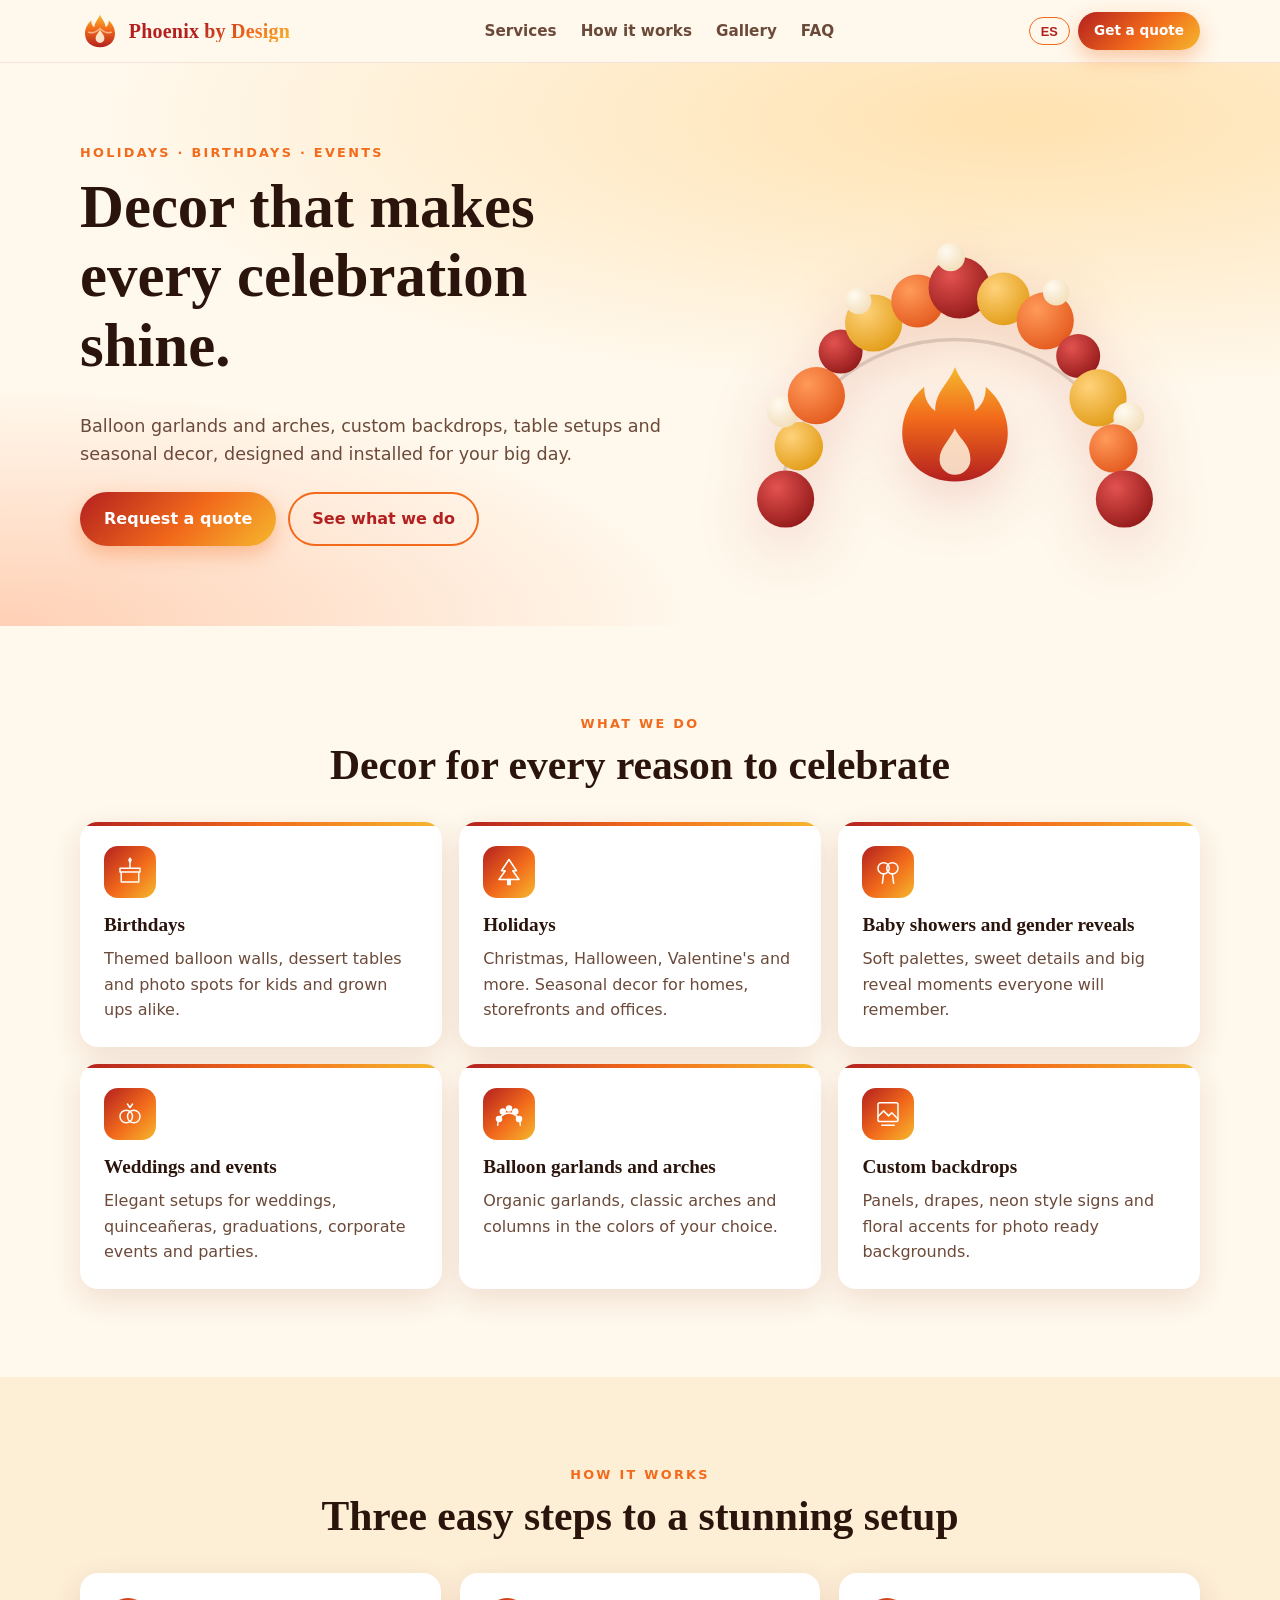
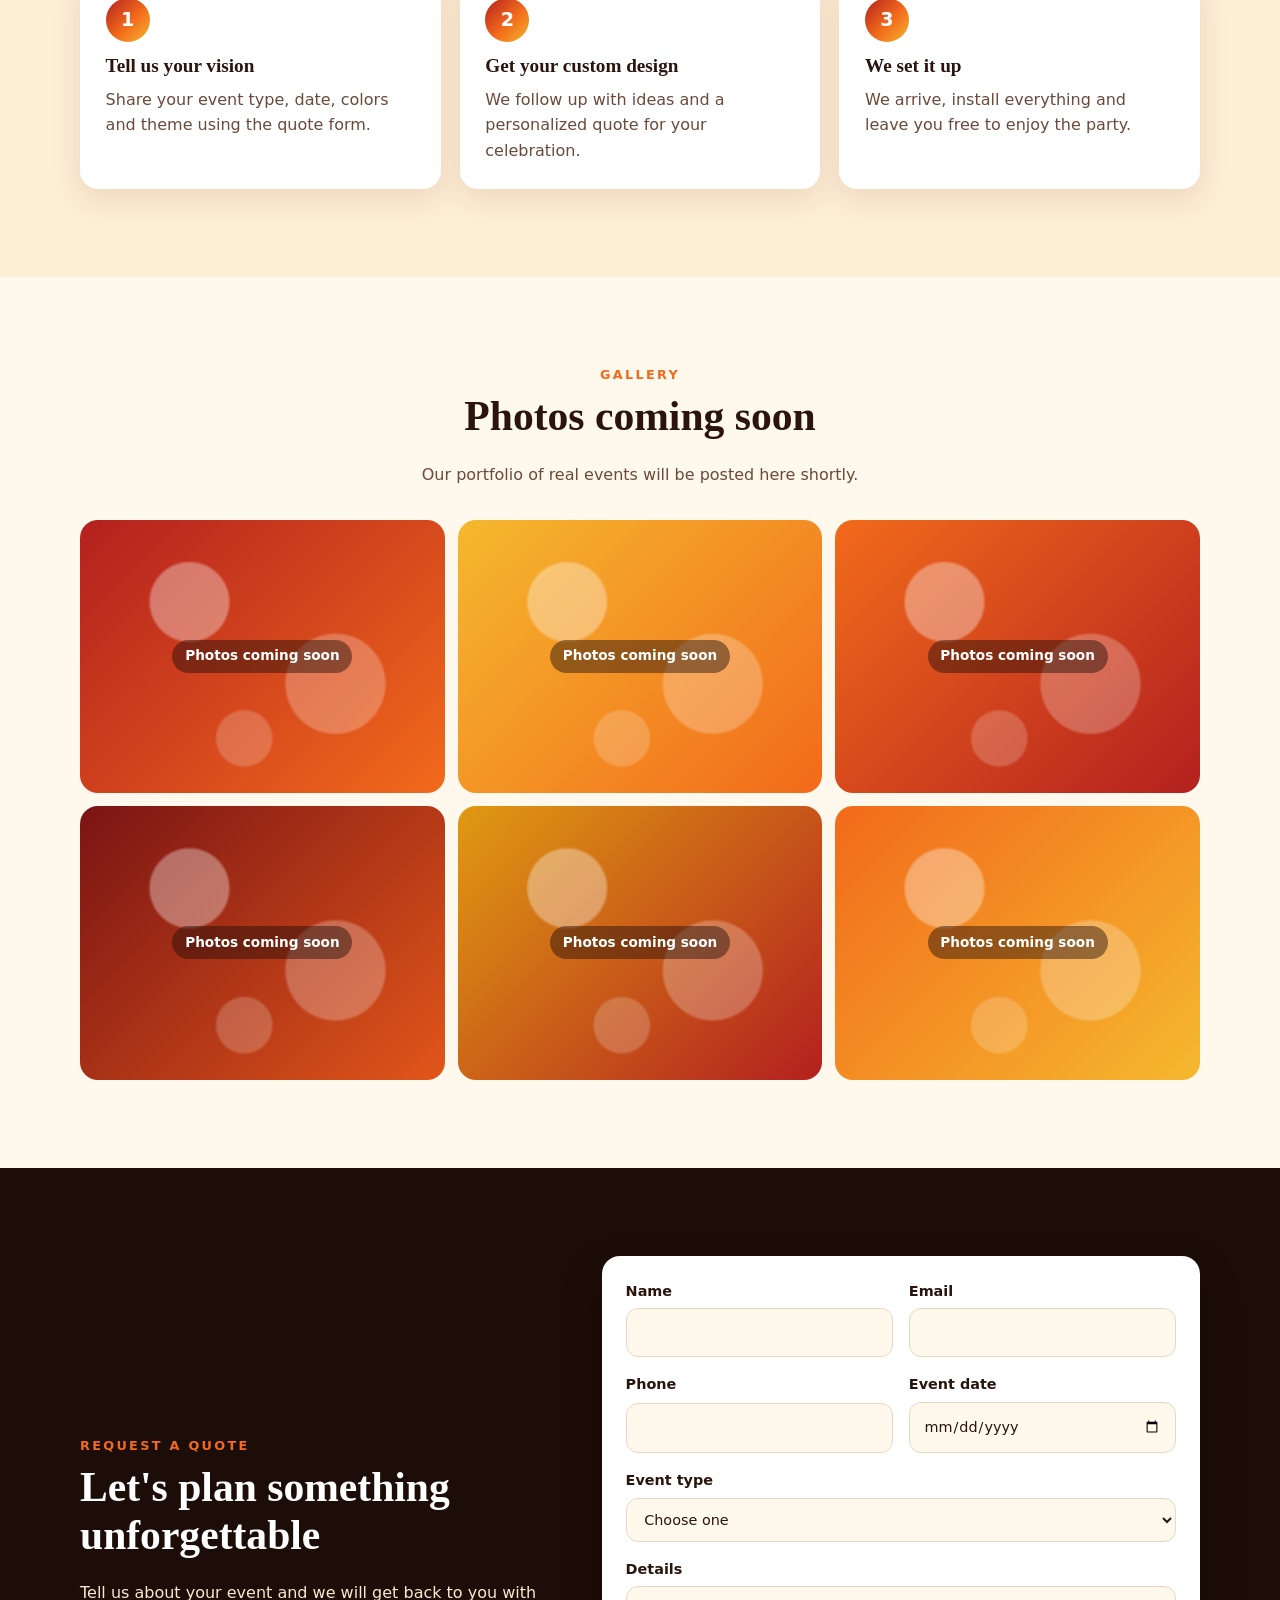
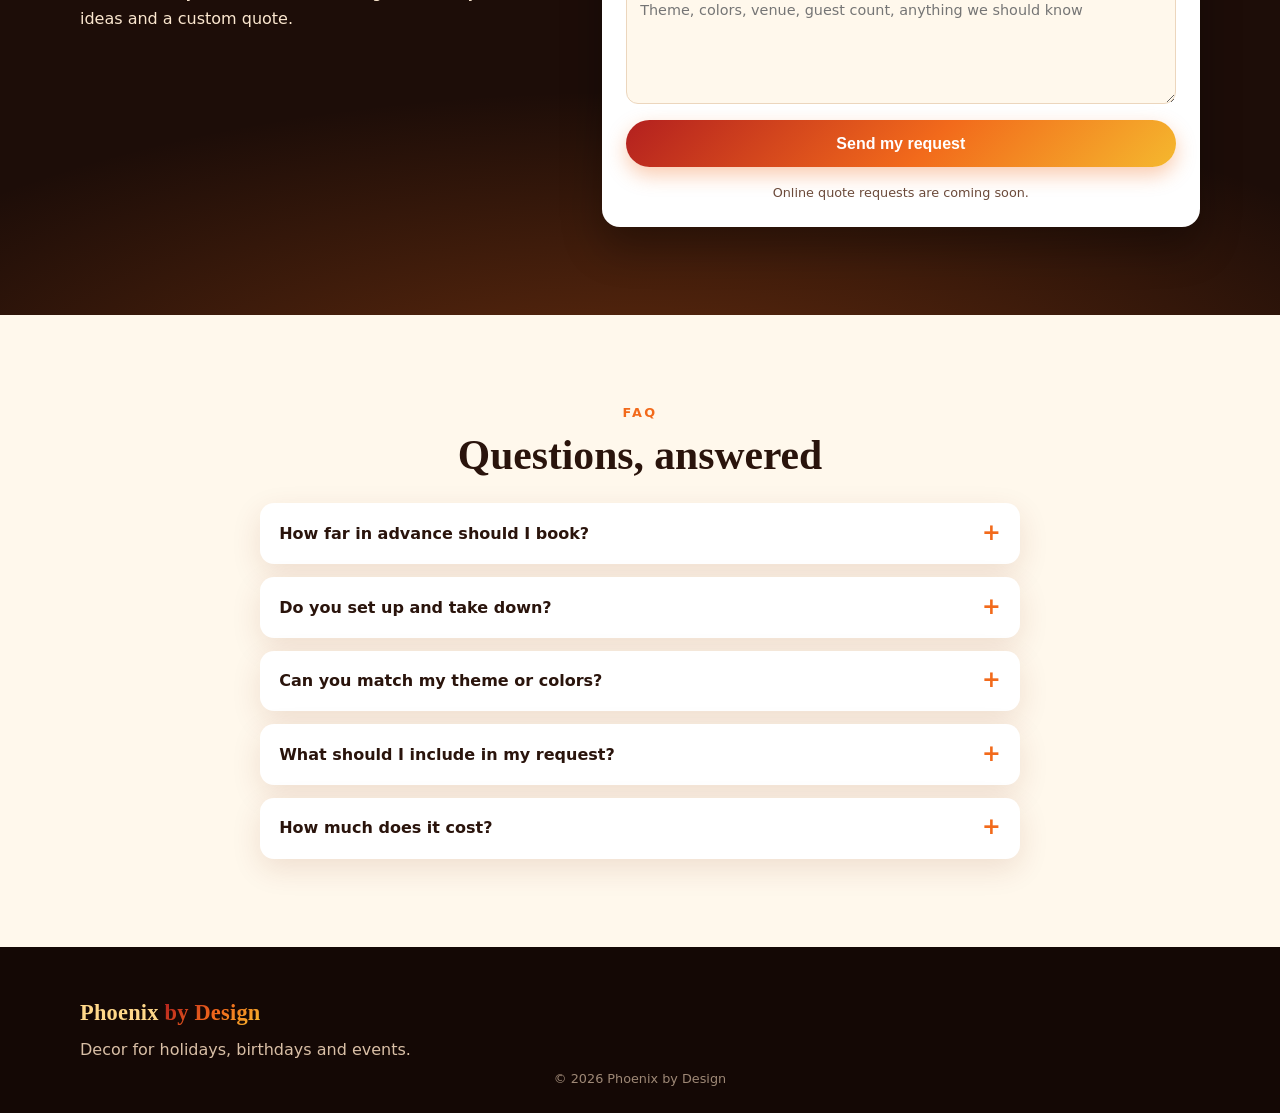
<file: phoenix-decorations/index.html>
<!doctype html>
<html lang="en">
<head>
<meta charset="utf-8">
<title>Phoenix by Design</title>
<meta name="robots" content="noindex">
<link rel="canonical" href="https://salimheyaime.com/phoenix-by-design/">
<meta http-equiv="refresh" content="0; url=/phoenix-by-design/">
<script>location.replace("/phoenix-by-design/"+location.search+location.hash);</script>
</head>
<body>
<p>This page has moved to <a href="/phoenix-by-design/">Phoenix by Design</a>.</p>
</body>
</html>
</file>
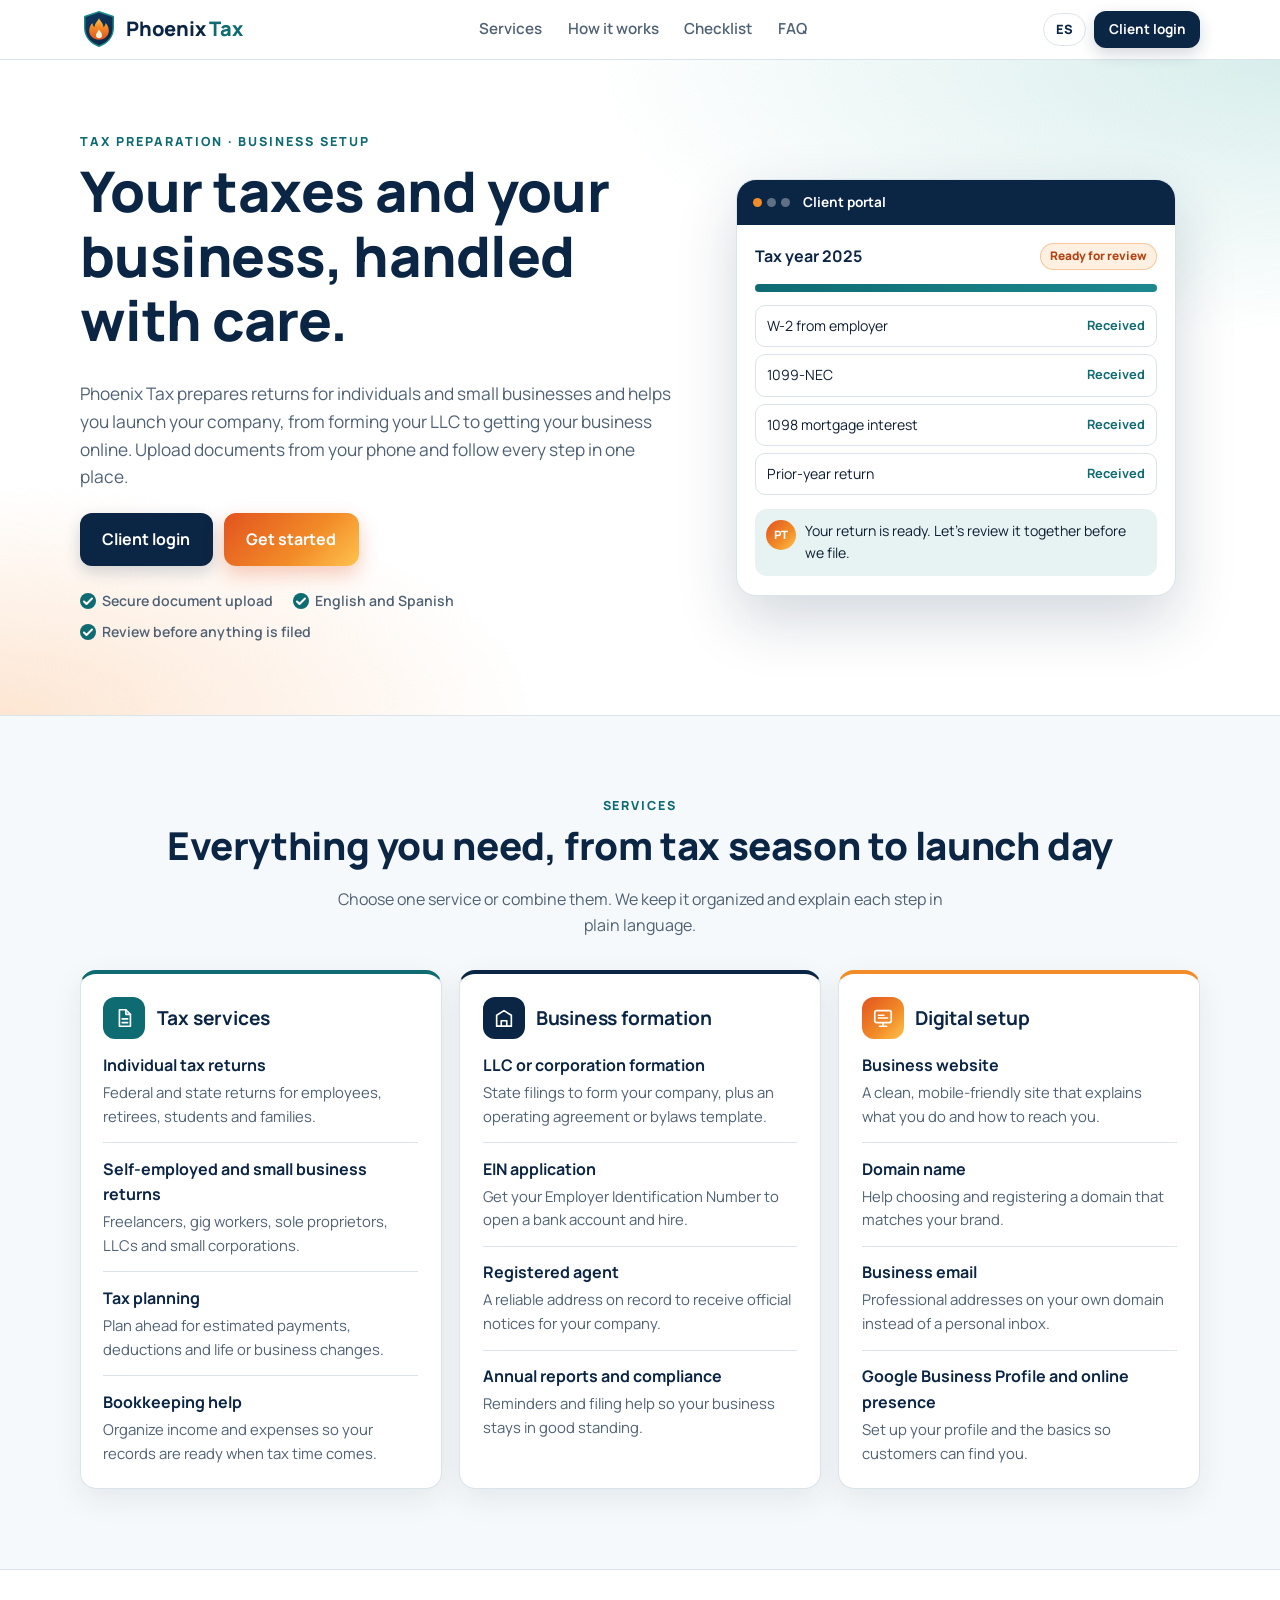
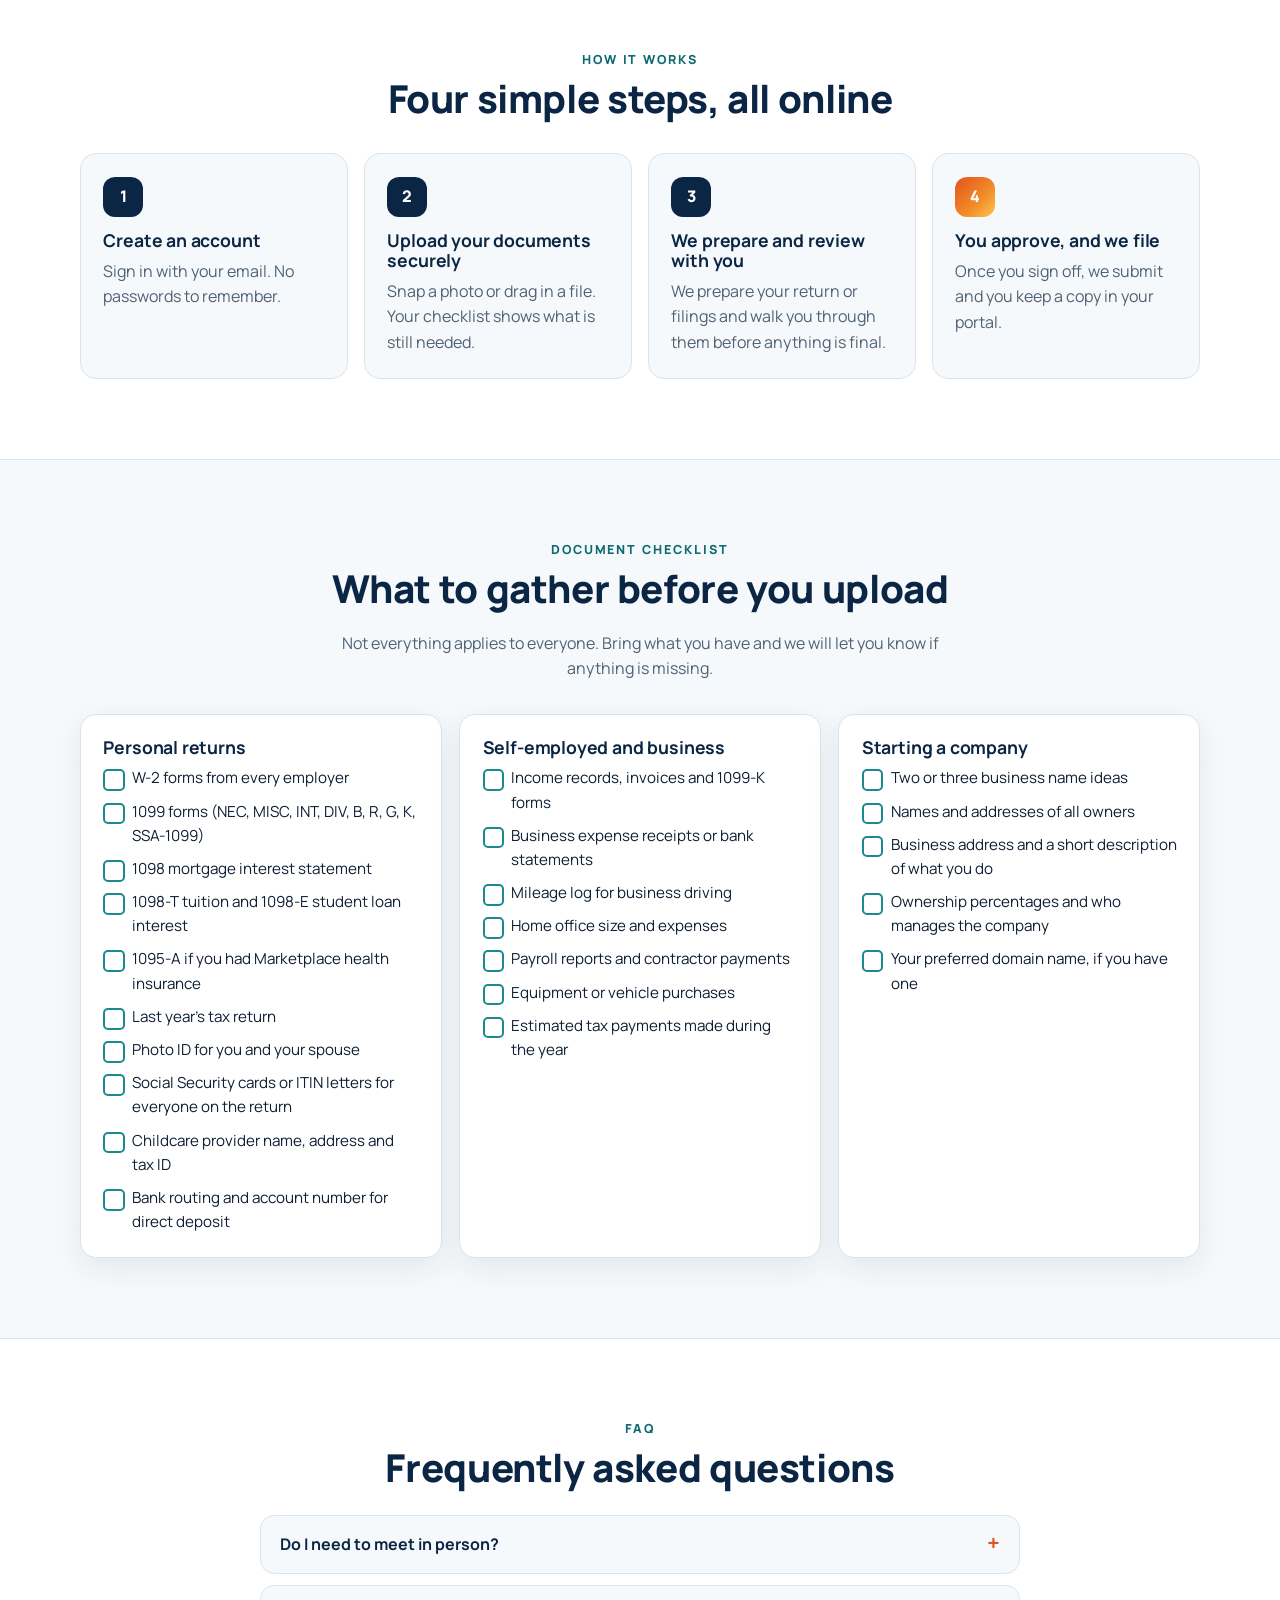
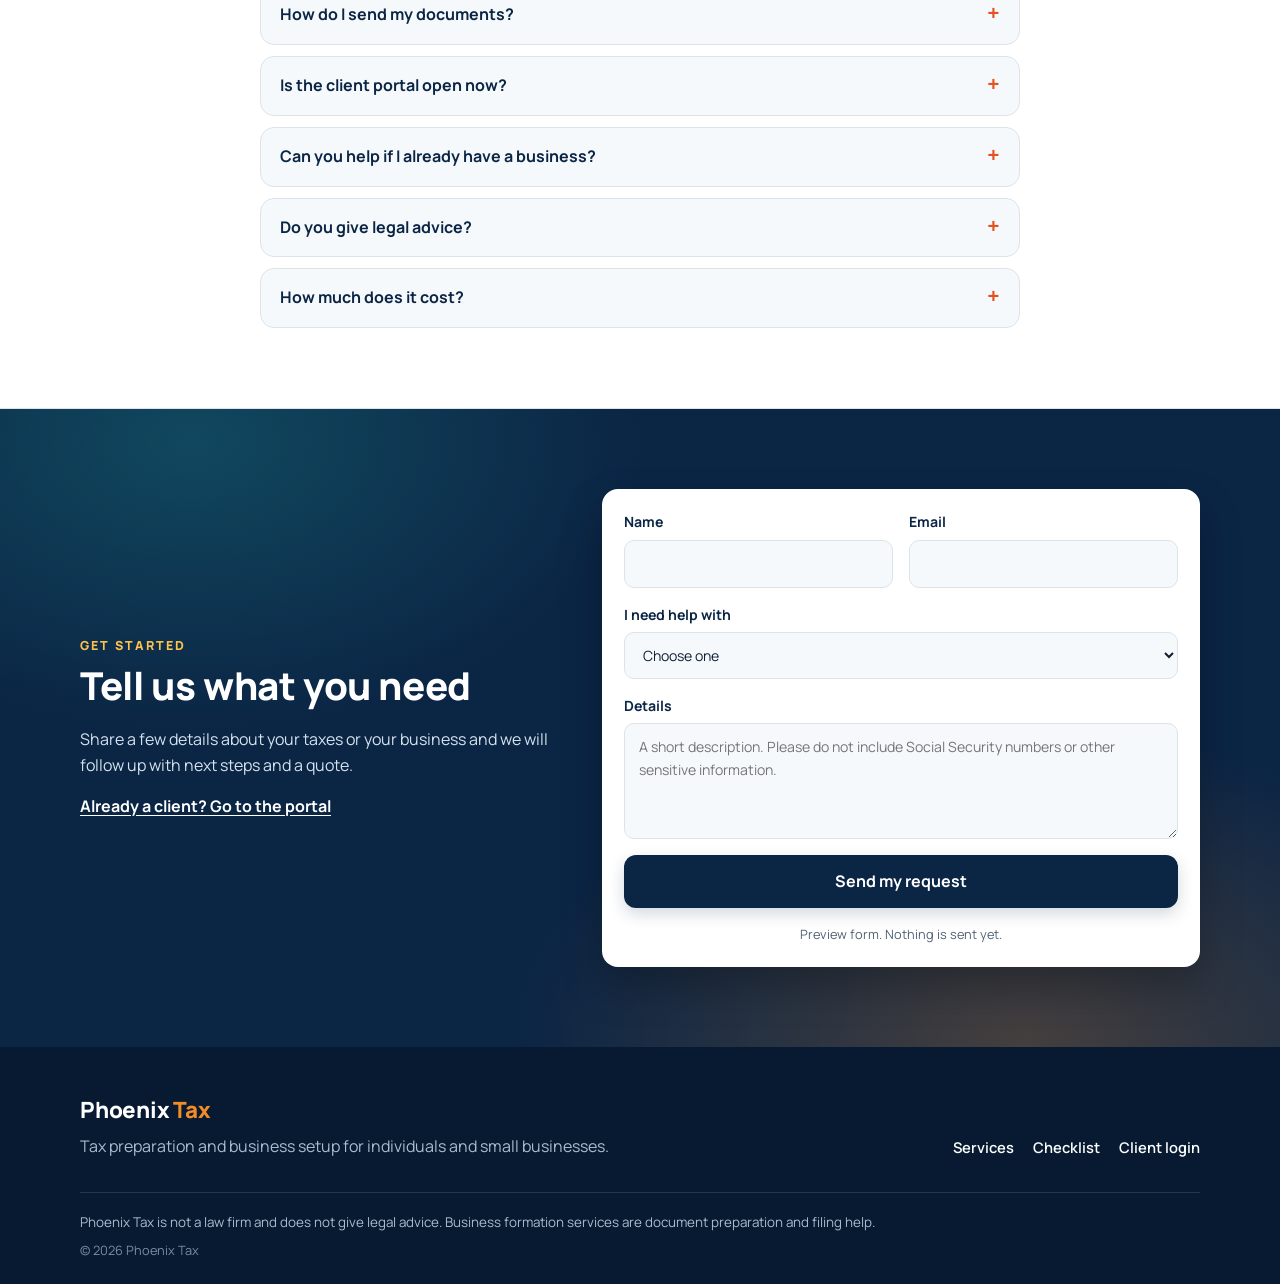
<file: phoenix-tax/index.html>
<!doctype html>
<html lang="en">
<head>
<meta charset="utf-8">
<meta name="viewport" content="width=device-width, initial-scale=1">
<title>Phoenix Tax | Tax Preparation and Business Setup</title>
<meta name="description" content="Phoenix Tax helps individuals and small businesses with tax preparation, business formation, EIN, registered agent, compliance and digital setup, with a secure client portal.">
<meta name="robots" content="index,follow">
<meta name="theme-color" content="#0b2545">
<link rel="canonical" href="https://salimheyaime.com/phoenix-tax/">
<meta property="og:type" content="website">
<meta property="og:site_name" content="Phoenix Tax">
<meta property="og:title" content="Phoenix Tax | Tax Preparation and Business Setup">
<meta property="og:description" content="Tax preparation for individuals and small businesses, plus legal and digital company setup. Upload your documents through a simple client portal.">
<meta property="og:url" content="https://salimheyaime.com/phoenix-tax/">
<meta property="og:locale" content="en_US">
<meta property="og:locale:alternate" content="es_US">
<meta name="twitter:card" content="summary">
<meta name="twitter:title" content="Phoenix Tax | Tax Preparation and Business Setup">
<meta name="twitter:description" content="Tax preparation for individuals and small businesses, plus legal and digital company setup.">
<link rel="icon" href="data:image/svg+xml,%3Csvg xmlns='http://www.w3.org/2000/svg' viewBox='0 0 64 64'%3E%3Crect width='64' height='64' rx='14' fill='%230b2545'/%3E%3Cpath d='M32 10c3 7 9 10 9 18 3-2 4-5 4-8 5 5 7 11 7 16 0 10-8 18-20 18S12 46 12 36c0-5 2-11 7-16 0 3 1 6 4 8 0-8 6-11 9-18z' fill='%23f28c28'/%3E%3C/svg%3E">
<link rel="preload" href="/fonts/Manrope-var.woff2" as="font" type="font/woff2" crossorigin>
<link rel="stylesheet" href="styles.css">
</head>
<body>
<a class="skip" href="#main" data-i18n="skip">Skip to content</a>

<header class="site-header">
  <div class="wrap header-inner">
    <a class="brand" href="#top" aria-label="Phoenix Tax home">
      <svg class="logo" viewBox="0 0 64 64" aria-hidden="true">
        <defs>
          <linearGradient id="shield" x1="0" y1="0" x2="1" y2="1"><stop offset="0" stop-color="#12395f"/><stop offset="1" stop-color="#0b2545"/></linearGradient>
          <linearGradient id="flame" x1="0" y1="1" x2="0" y2="0"><stop offset="0" stop-color="#e2531f"/><stop offset=".6" stop-color="#f28c28"/><stop offset="1" stop-color="#ffc34d"/></linearGradient>
        </defs>
        <path d="M32 3l24 8v19c0 15-10 26-24 31C18 56 8 45 8 30V11z" fill="url(#shield)"/>
        <path d="M32 3l24 8v19c0 15-10 26-24 31C18 56 8 45 8 30V11z" fill="none" stroke="#1b8a8f" stroke-width="2.5"/>
        <path d="M32 14c2.5 6 7.5 8.5 7.5 15 2.5-2 3.5-4.5 3.5-7 4 4 5.5 9 5.5 13 0 8.5-7 15-16.5 15S15.5 43.5 15.5 35c0-4 1.5-9 5.5-13 0 2.5 1 5 3.5 7 0-6.5 5-9 7.5-15z" fill="url(#flame)"/>
        <path d="M32 33c1.5 3.5 5 5 5 9.5a5 5 0 0 1-10 0c0-3.5 3-5.5 5-9.5z" fill="#fff3dc"/>
      </svg>
      <span class="wordmark">Phoenix <b>Tax</b></span>
    </a>
    <nav class="nav" aria-label="Main">
      <a href="#services" data-i18n="navServices">Services</a>
      <a href="#how" data-i18n="navHow">How it works</a>
      <a href="#checklist" data-i18n="navChecklist">Checklist</a>
      <a href="#faq" data-i18n="navFaq">FAQ</a>
    </nav>
    <div class="header-actions">
      <button class="lang" type="button" id="langBtn" aria-label="Cambiar a español">ES</button>
      <a class="btn btn-sm" href="portal/" data-i18n="navLogin">Client login</a>
    </div>
  </div>
</header>

<main id="main">
  <section class="hero" id="top">
    <div class="wrap hero-inner">
      <div class="hero-copy">
        <p class="eyebrow" data-i18n="heroEyebrow">Tax preparation · Business setup</p>
        <h1 data-i18n="heroTitle">Your taxes and your business, handled with care.</h1>
        <p class="lead" data-i18n="heroLead">Phoenix Tax prepares returns for individuals and small businesses and helps you launch your company, from forming your LLC to getting your business online. Upload documents from your phone and follow every step in one place.</p>
        <div class="hero-cta">
          <a class="btn" href="portal/" data-i18n="heroLogin">Client login</a>
          <a class="btn btn-flame" href="#quote" data-i18n="heroStart">Get started</a>
        </div>
        <ul class="trust">
          <li data-i18n="trust1">Secure document upload</li>
          <li data-i18n="trust2">English and Spanish</li>
          <li data-i18n="trust3">Review before anything is filed</li>
        </ul>
      </div>
      <div class="hero-app" aria-hidden="true">
        <div class="mock">
          <div class="mock-top"><span class="dots"><i></i><i></i><i></i></span><span class="mock-title" data-i18n="mockTitle">Client portal</span></div>
          <div class="mock-body">
            <div class="mock-row"><strong data-i18n="mockYear">Tax year 2025</strong><span class="pill pill-ready" data-i18n="stReady">Ready for review</span></div>
            <div class="bar"><span style="width:100%"></span></div>
            <ul class="mock-list">
              <li class="ok"><span data-i18n="mockW2">W-2 from employer</span><em data-i18n="stReceived">Received</em></li>
              <li class="ok"><span data-i18n="mock1099">1099-NEC</span><em data-i18n="stReceived">Received</em></li>
              <li class="ok"><span data-i18n="mock1098">1098 mortgage interest</span><em data-i18n="stReceived">Received</em></li>
              <li class="ok"><span data-i18n="mockPrior">Prior-year return</span><em data-i18n="stReceived">Received</em></li>
            </ul>
            <div class="mock-msg"><span class="avatar">PT</span><p data-i18n="mockMsg">Your return is ready. Let's review it together before we file.</p></div>
          </div>
        </div>
      </div>
    </div>
  </section>

  <section id="services" class="section">
    <div class="wrap">
      <p class="eyebrow center" data-i18n="svcEyebrow">Services</p>
      <h2 class="center" data-i18n="svcTitle">Everything you need, from tax season to launch day</h2>
      <p class="center muted sub" data-i18n="svcLead">Choose one service or combine them. We keep it organized and explain each step in plain language.</p>
      <div class="groups">
        <article class="group">
          <div class="group-head"><span class="gi" aria-hidden="true"><svg viewBox="0 0 24 24"><path d="M7 3h7l5 5v13H7z"/><path d="M14 3v5h5M10 13h6M10 17h6"/></svg></span><h3 data-i18n="g1">Tax services</h3></div>
          <ul class="svc">
            <li><strong data-i18n="t1t">Individual tax returns</strong><span data-i18n="t1d">Federal and state returns for employees, retirees, students and families.</span></li>
            <li><strong data-i18n="t2t">Self-employed and small business returns</strong><span data-i18n="t2d">Freelancers, gig workers, sole proprietors, LLCs and small corporations.</span></li>
            <li><strong data-i18n="t3t">Tax planning</strong><span data-i18n="t3d">Plan ahead for estimated payments, deductions and life or business changes.</span></li>
            <li><strong data-i18n="t4t">Bookkeeping help</strong><span data-i18n="t4d">Organize income and expenses so your records are ready when tax time comes.</span></li>
          </ul>
        </article>
        <article class="group">
          <div class="group-head"><span class="gi" aria-hidden="true"><svg viewBox="0 0 24 24"><path d="M4 21V9l8-5 8 5v12z"/><path d="M9 21v-6h6v6M4 21h16"/></svg></span><h3 data-i18n="g2">Business formation</h3></div>
          <ul class="svc">
            <li><strong data-i18n="b1t">LLC or corporation formation</strong><span data-i18n="b1d">State filings to form your company, plus an operating agreement or bylaws template.</span></li>
            <li><strong data-i18n="b2t">EIN application</strong><span data-i18n="b2d">Get your Employer Identification Number to open a bank account and hire.</span></li>
            <li><strong data-i18n="b3t">Registered agent</strong><span data-i18n="b3d">A reliable address on record to receive official notices for your company.</span></li>
            <li><strong data-i18n="b4t">Annual reports and compliance</strong><span data-i18n="b4d">Reminders and filing help so your business stays in good standing.</span></li>
          </ul>
        </article>
        <article class="group">
          <div class="group-head"><span class="gi" aria-hidden="true"><svg viewBox="0 0 24 24"><rect x="3" y="4" width="18" height="13" rx="2"/><path d="M8 21h8M12 17v4M7 9h6M7 12h10"/></svg></span><h3 data-i18n="g3">Digital setup</h3></div>
          <ul class="svc">
            <li><strong data-i18n="d1t">Business website</strong><span data-i18n="d1d">A clean, mobile-friendly site that explains what you do and how to reach you.</span></li>
            <li><strong data-i18n="d2t">Domain name</strong><span data-i18n="d2d">Help choosing and registering a domain that matches your brand.</span></li>
            <li><strong data-i18n="d3t">Business email</strong><span data-i18n="d3d">Professional addresses on your own domain instead of a personal inbox.</span></li>
            <li><strong data-i18n="d4t">Google Business Profile and online presence</strong><span data-i18n="d4d">Set up your profile and the basics so customers can find you.</span></li>
          </ul>
        </article>
      </div>
    </div>
  </section>

  <section id="how" class="section alt">
    <div class="wrap">
      <p class="eyebrow center" data-i18n="howEyebrow">How it works</p>
      <h2 class="center" data-i18n="howTitle">Four simple steps, all online</h2>
      <ol class="steps">
        <li><span class="num">1</span><h3 data-i18n="h1t">Create an account</h3><p data-i18n="h1d">Sign in with your email. No passwords to remember.</p></li>
        <li><span class="num">2</span><h3 data-i18n="h2t">Upload your documents securely</h3><p data-i18n="h2d">Snap a photo or drag in a file. Your checklist shows what is still needed.</p></li>
        <li><span class="num">3</span><h3 data-i18n="h3t">We prepare and review with you</h3><p data-i18n="h3d">We prepare your return or filings and walk you through them before anything is final.</p></li>
        <li><span class="num">4</span><h3 data-i18n="h4t">You approve, and we file</h3><p data-i18n="h4d">Once you sign off, we submit and you keep a copy in your portal.</p></li>
      </ol>
    </div>
  </section>

  <section id="checklist" class="section">
    <div class="wrap">
      <p class="eyebrow center" data-i18n="ckEyebrow">Document checklist</p>
      <h2 class="center" data-i18n="ckTitle">What to gather before you upload</h2>
      <p class="center muted sub" data-i18n="ckLead">Not everything applies to everyone. Bring what you have and we will let you know if anything is missing.</p>
      <div class="ck-grid">
        <div class="ck">
          <h3 data-i18n="ck1">Personal returns</h3>
          <ul>
            <li data-i18n="c1">W-2 forms from every employer</li>
            <li data-i18n="c2">1099 forms (NEC, MISC, INT, DIV, B, R, G, K, SSA-1099)</li>
            <li data-i18n="c3">1098 mortgage interest statement</li>
            <li data-i18n="c4">1098-T tuition and 1098-E student loan interest</li>
            <li data-i18n="c5">1095-A if you had Marketplace health insurance</li>
            <li data-i18n="c6">Last year's tax return</li>
            <li data-i18n="c7">Photo ID for you and your spouse</li>
            <li data-i18n="c8">Social Security cards or ITIN letters for everyone on the return</li>
            <li data-i18n="c9">Childcare provider name, address and tax ID</li>
            <li data-i18n="c10">Bank routing and account number for direct deposit</li>
          </ul>
        </div>
        <div class="ck">
          <h3 data-i18n="ck2">Self-employed and business</h3>
          <ul>
            <li data-i18n="c11">Income records, invoices and 1099-K forms</li>
            <li data-i18n="c12">Business expense receipts or bank statements</li>
            <li data-i18n="c13">Mileage log for business driving</li>
            <li data-i18n="c14">Home office size and expenses</li>
            <li data-i18n="c15">Payroll reports and contractor payments</li>
            <li data-i18n="c16">Equipment or vehicle purchases</li>
            <li data-i18n="c17">Estimated tax payments made during the year</li>
          </ul>
        </div>
        <div class="ck">
          <h3 data-i18n="ck3">Starting a company</h3>
          <ul>
            <li data-i18n="c18">Two or three business name ideas</li>
            <li data-i18n="c19">Names and addresses of all owners</li>
            <li data-i18n="c20">Business address and a short description of what you do</li>
            <li data-i18n="c21">Ownership percentages and who manages the company</li>
            <li data-i18n="c22">Your preferred domain name, if you have one</li>
          </ul>
        </div>
      </div>
    </div>
  </section>

  <section id="faq" class="section alt">
    <div class="wrap narrow">
      <p class="eyebrow center" data-i18n="faqEyebrow">FAQ</p>
      <h2 class="center" data-i18n="faqTitle">Frequently asked questions</h2>
      <details><summary data-i18n="q1">Do I need to meet in person?</summary><p data-i18n="a1">No. You can do everything online, from uploading documents to reviewing and approving your return. If you prefer to talk it through, we can set up a call.</p></details>
      <details><summary data-i18n="q2">How do I send my documents?</summary><p data-i18n="a2">Through the client portal. Sign in with your email, follow the checklist and upload photos or files. Please do not send tax documents by regular email.</p></details>
      <details><summary data-i18n="q3">Is the client portal open now?</summary><p data-i18n="a3">The portal is in preview. You can try the demo to see how it works, but please do not upload real documents yet.</p></details>
      <details><summary data-i18n="q4">Can you help if I already have a business?</summary><p data-i18n="a4">Yes. We can help with annual reports, a registered agent, an EIN, bookkeeping cleanup or getting your business online, even if you formed your company somewhere else.</p></details>
      <details><summary data-i18n="q5">Do you give legal advice?</summary><p data-i18n="a5">No. Phoenix Tax is not a law firm. Our business formation services are document preparation and filing help. For legal questions, please talk to a licensed attorney.</p></details>
      <details><summary data-i18n="q6">How much does it cost?</summary><p data-i18n="a6">It depends on your situation and the services you need. Tell us what you are looking for and we will send you a quote before any work begins.</p></details>
    </div>
  </section>

  <section id="quote" class="section quote">
    <div class="wrap quote-inner">
      <div class="quote-copy">
        <p class="eyebrow" data-i18n="fEyebrow">Get started</p>
        <h2 data-i18n="fTitle">Tell us what you need</h2>
        <p data-i18n="fLead">Share a few details about your taxes or your business and we will follow up with next steps and a quote.</p>
        <a class="link-light" href="portal/" data-i18n="fPortal">Already a client? Go to the portal</a>
      </div>
      <!-- Demo form: it sends nothing anywhere. It only shows a message. -->
      <form class="form" action="#" method="post" id="quoteForm" novalidate>
        <div class="row">
          <label><span data-i18n="fName">Name</span><input name="name" type="text" autocomplete="name" required></label>
          <label><span data-i18n="fEmail">Email</span><input name="email" type="email" autocomplete="email" required></label>
        </div>
        <label><span data-i18n="fService">I need help with</span>
          <select name="service" required>
            <option value="" data-i18n="oChoose">Choose one</option>
            <option data-i18n="oInd">Individual tax return</option>
            <option data-i18n="oBiz">Self-employed or business return</option>
            <option data-i18n="oPlan">Tax planning or bookkeeping</option>
            <option data-i18n="oForm">Forming an LLC or corporation</option>
            <option data-i18n="oComp">EIN, registered agent or annual report</option>
            <option data-i18n="oDig">Website, domain, email or Google profile</option>
            <option data-i18n="oOther">Something else</option>
          </select>
        </label>
        <label><span data-i18n="fDetails">Details</span><textarea name="details" rows="4" data-i18n-ph="fDetailsPh" placeholder="A short description. Please do not include Social Security numbers or other sensitive information."></textarea></label>
        <button class="btn btn-full" type="button" id="quoteBtn" data-i18n="fSubmit">Send my request</button>
        <p class="form-note" data-i18n="fNote">Preview form. Nothing is sent yet.</p>
        <p class="form-msg" id="formMsg" role="status" hidden></p>
      </form>
    </div>
  </section>
</main>

<footer class="footer">
  <div class="wrap footer-inner">
    <div>
      <span class="wordmark light">Phoenix <b>Tax</b></span>
      <p data-i18n="fTag">Tax preparation and business setup for individuals and small businesses.</p>
    </div>
    <nav class="foot-nav" aria-label="Footer">
      <a href="#services" data-i18n="navServices">Services</a>
      <a href="#checklist" data-i18n="navChecklist">Checklist</a>
      <a href="portal/" data-i18n="navLogin">Client login</a>
    </nav>
  </div>
  <div class="wrap">
    <p class="disclaimer" data-i18n="disc">Phoenix Tax is not a law firm and does not give legal advice. Business formation services are document preparation and filing help.</p>
    <p class="copy">© 2026 Phoenix Tax</p>
  </div>
</footer>
<script src="i18n.js"></script>
<script src="main.js"></script>
</body>
</html>
</file>
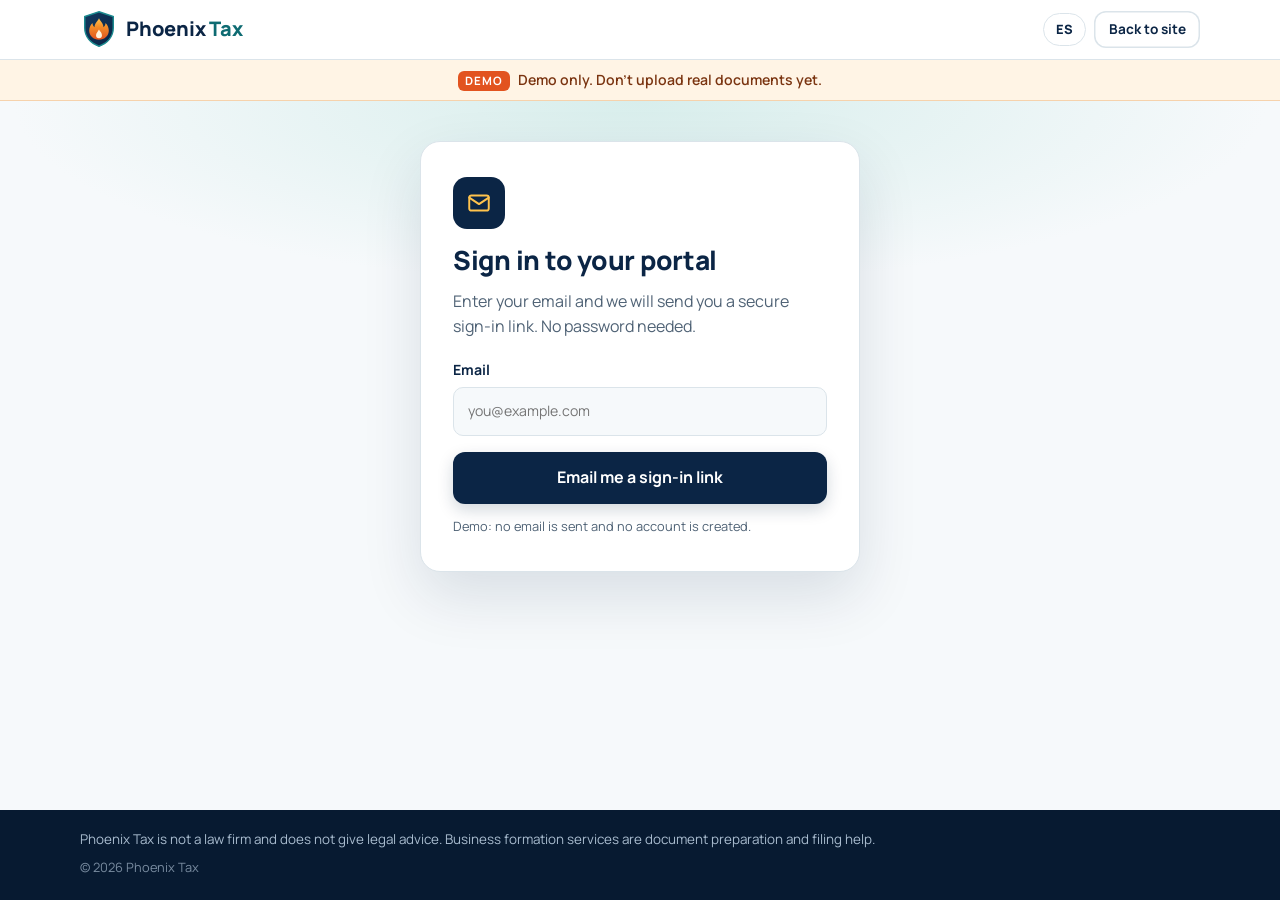
<file: phoenix-tax/portal/index.html>
<!doctype html>
<html lang="en">
<head>
<meta charset="utf-8">
<meta name="viewport" content="width=device-width, initial-scale=1">
<title>Client Portal (Demo) | Phoenix Tax</title>
<meta name="description" content="Demo of the Phoenix Tax client portal. Nothing is uploaded or stored.">
<meta name="robots" content="noindex,nofollow">
<meta name="theme-color" content="#0b2545">
<link rel="icon" href="data:image/svg+xml,%3Csvg xmlns='http://www.w3.org/2000/svg' viewBox='0 0 64 64'%3E%3Crect width='64' height='64' rx='14' fill='%230b2545'/%3E%3Cpath d='M32 10c3 7 9 10 9 18 3-2 4-5 4-8 5 5 7 11 7 16 0 10-8 18-20 18S12 46 12 36c0-5 2-11 7-16 0 3 1 6 4 8 0-8 6-11 9-18z' fill='%23f28c28'/%3E%3C/svg%3E">
<link rel="stylesheet" href="../styles.css">
<link rel="stylesheet" href="portal.css">
</head>
<body class="portal">

<header class="site-header">
  <div class="wrap header-inner">
    <a class="brand" href="../" aria-label="Phoenix Tax home">
      <svg class="logo" viewBox="0 0 64 64" aria-hidden="true">
        <defs>
          <linearGradient id="shield" x1="0" y1="0" x2="1" y2="1"><stop offset="0" stop-color="#12395f"/><stop offset="1" stop-color="#0b2545"/></linearGradient>
          <linearGradient id="flame" x1="0" y1="1" x2="0" y2="0"><stop offset="0" stop-color="#e2531f"/><stop offset=".6" stop-color="#f28c28"/><stop offset="1" stop-color="#ffc34d"/></linearGradient>
        </defs>
        <path d="M32 3l24 8v19c0 15-10 26-24 31C18 56 8 45 8 30V11z" fill="url(#shield)"/>
        <path d="M32 3l24 8v19c0 15-10 26-24 31C18 56 8 45 8 30V11z" fill="none" stroke="#1b8a8f" stroke-width="2.5"/>
        <path d="M32 14c2.5 6 7.5 8.5 7.5 15 2.5-2 3.5-4.5 3.5-7 4 4 5.5 9 5.5 13 0 8.5-7 15-16.5 15S15.5 43.5 15.5 35c0-4 1.5-9 5.5-13 0 2.5 1 5 3.5 7 0-6.5 5-9 7.5-15z" fill="url(#flame)"/>
        <path d="M32 33c1.5 3.5 5 5 5 9.5a5 5 0 0 1-10 0c0-3.5 3-5.5 5-9.5z" fill="#fff3dc"/>
      </svg>
      <span class="wordmark">Phoenix <b>Tax</b></span>
    </a>
    <div class="header-actions">
      <button class="lang" type="button" id="langBtn" aria-label="Cambiar a español">ES</button>
      <a class="btn btn-ghost btn-sm" href="../" data-i18n="back">Back to site</a>
    </div>
  </div>
</header>

<div class="demo-banner" role="note"><strong data-i18n="demoTag">DEMO</strong> <span data-i18n="demoBanner">Demo only. Don't upload real documents yet.</span></div>

<main id="main">
  <!-- SIGN IN (demo: no email is sent, no account exists) -->
  <section id="signin" class="signin">
    <div class="auth-card">
      <div class="auth-icon" aria-hidden="true"><svg viewBox="0 0 24 24"><rect x="3" y="5" width="18" height="14" rx="2"/><path d="M3 7l9 6 9-6"/></svg></div>
      <div id="stepEmail">
        <h1 data-i18n="siTitle">Sign in to your portal</h1>
        <p class="muted" data-i18n="siLead">Enter your email and we will send you a secure sign-in link. No password needed.</p>
        <form id="signinForm" novalidate>
          <label class="field"><span data-i18n="siEmail">Email</span><input id="email" type="email" autocomplete="email" required placeholder="you@example.com"></label>
          <button class="btn btn-full" type="submit" data-i18n="siSend">Email me a sign-in link</button>
        </form>
        <p class="tiny" data-i18n="siNote">Demo: no email is sent and no account is created.</p>
      </div>
      <div id="stepSent" hidden>
        <h1 data-i18n="sentTitle">Check your email</h1>
        <p class="muted"><span data-i18n="sentLead">In the real portal, a one-time sign-in link would go to</span> <strong id="sentTo"></strong>.</p>
        <p class="tiny" data-i18n="sentNote">This is a demo, so nothing was sent. Continue to explore the dashboard.</p>
        <button class="btn btn-flame btn-full" type="button" id="openDash" data-i18n="sentOpen">Open the demo dashboard</button>
        <button class="linkbtn" type="button" id="useOther" data-i18n="sentOther">Use a different email</button>
      </div>
    </div>
  </section>

  <!-- DASHBOARD (demo data only) -->
  <section id="dash" class="dash" hidden>
    <div class="wrap">
      <div class="dash-top">
        <div>
          <p class="eyebrow" data-i18n="dEyebrow">Client portal</p>
          <h1 class="dash-title" data-i18n="dTitle">Welcome back</h1>
        </div>
        <div class="dash-controls">
          <label class="field year"><span data-i18n="dYear">Tax year</span>
            <select id="year"><option value="2026">2026</option><option value="2025" selected>2025</option><option value="2024">2024</option></select>
          </label>
          <button class="btn btn-ghost btn-sm" type="button" id="signout" data-i18n="dSignout">Sign out</button>
        </div>
      </div>

      <div class="panel status-panel">
        <div class="status-head">
          <div><span class="label" data-i18n="dStatus">Return status</span><h2 id="statusTitle"></h2></div>
          <span id="statusPill" class="pill"></span>
        </div>
        <ol class="track" id="track"></ol>
        <p class="muted small" id="statusNote"></p>
      </div>

      <div class="dash-grid">
        <div class="col">
          <div class="panel">
            <div class="panel-head"><h2 data-i18n="dChecklist">Document checklist</h2><span class="count" id="ckCount"></span></div>
            <ul class="doclist" id="doclist"></ul>
          </div>
          <div class="panel" id="reviewPanel">
            <div class="panel-head"><h2 data-i18n="rTitle">Review and approve</h2></div>
            <p id="reviewText" class="muted"></p>
            <ul class="summary" id="summary" hidden>
              <li><span data-i18n="rFiling">Filing status</span><strong data-i18n="rFilingV">Single</strong></li>
              <li><span data-i18n="rForms">Forms included</span><strong>1040, Schedule C</strong></li>
              <li><span data-i18n="rState">State return</span><strong data-i18n="rStateV">Included</strong></li>
            </ul>
            <div class="review-actions">
              <button class="btn btn-ghost" type="button" id="viewSummary" data-i18n="rView">View summary</button>
              <button class="btn btn-flame" type="button" id="approve" data-i18n="rApprove">Approve and sign Form 8879</button>
            </div>
            <p class="form-msg" id="approveMsg" role="status" hidden></p>
          </div>
        </div>
        <div class="col">
          <div class="panel">
            <div class="panel-head"><h2 data-i18n="uTitle">Upload documents</h2></div>
            <label class="drop" id="drop" tabindex="0">
              <input type="file" id="fileInput" multiple hidden>
              <svg viewBox="0 0 24 24" aria-hidden="true"><path d="M12 16V4M7 9l5-5 5 5"/><path d="M4 16v3a1 1 0 0 0 1 1h14a1 1 0 0 0 1-1v-3"/></svg>
              <strong data-i18n="uDrop">Drag and drop files here</strong>
              <span data-i18n="uOr">or tap to choose photos or PDFs</span>
            </label>
            <p class="tiny warn" data-i18n="uNote">Demo: files stay in this browser and are discarded when you leave. Nothing is uploaded or stored.</p>
            <ul class="files" id="files"></ul>
            <button class="linkbtn" type="button" id="clearFiles" hidden data-i18n="uClear">Discard all files</button>
          </div>
          <div class="panel">
            <div class="panel-head"><h2 data-i18n="mTitle">Secure messages</h2><span class="lock" aria-hidden="true"><svg viewBox="0 0 24 24"><rect x="5" y="11" width="14" height="10" rx="2"/><path d="M8 11V8a4 4 0 0 1 8 0v3"/></svg></span></div>
            <div class="thread" id="thread" aria-live="polite"></div>
            <form class="composer" id="composer">
              <input id="msgInput" type="text" data-i18n-ph="mPh" placeholder="Write a message" autocomplete="off" aria-label="Message">
              <button class="btn btn-sm" type="submit" data-i18n="mSend">Send</button>
            </form>
            <p class="tiny" data-i18n="mNote">Demo: messages are not sent anywhere.</p>
          </div>
        </div>
      </div>
    </div>
  </section>
</main>

<footer class="footer slim">
  <div class="wrap">
    <p class="disclaimer" data-i18n="disc">Phoenix Tax is not a law firm and does not give legal advice. Business formation services are document preparation and filing help.</p>
    <p class="copy">© 2026 Phoenix Tax</p>
  </div>
</footer>
<script src="../i18n.js"></script>
<script src="portal.js"></script>
</body>
</html>
</file>
<file: fonts.css>
/* Self-hosted fonts (SIL OFL 1.1, licenses in /fonts) */
@font-face{font-family:"Newsreader";src:url("fonts/Newsreader-var.woff2") format("woff2");font-weight:200 800;font-style:normal;font-display:swap}
@font-face{font-family:"Newsreader";src:url("fonts/Newsreader-var-italic.woff2") format("woff2");font-weight:200 800;font-style:italic;font-display:swap}
@font-face{font-family:"Manrope";src:url("fonts/Manrope-var.woff2") format("woff2");font-weight:200 800;font-style:normal;font-display:swap}
</file>
<file: css/site.css>
:root{--ink:#0e1a2b;--navy:#0e1a2b;--navy2:#16263d;--green:#2f8a5b;--green-l:#8fcfaa;--paper:#f6f4ee;--stone:#e9e5da;--line:#d8d3c6;--muted:#5d6672;--serif:"Newsreader",Georgia,serif;--sans:"Manrope",system-ui,sans-serif}
*{box-sizing:border-box}body{margin:0;font-family:var(--sans);color:var(--ink);background:var(--paper);line-height:1.65;-webkit-font-smoothing:antialiased;font-size:17px}
img{max-width:100%;display:block}a{color:inherit}
.wrap{max-width:1240px;margin:0 auto;padding:0 clamp(22px,5vw,56px)}
.skip{position:absolute;left:-999px;top:0;z-index:99;background:#fff;padding:10px}.skip:focus{left:10px}
.sr{position:absolute;width:1px;height:1px;overflow:hidden;clip:rect(0 0 0 0)}
:focus-visible{outline:2px solid var(--green);outline-offset:3px}
.draft{background:var(--navy);color:var(--green-l);text-align:center;font-size:12px;letter-spacing:.14em;text-transform:uppercase;font-weight:700;padding:7px 12px}
.nav{position:sticky;top:0;z-index:20;display:flex;justify-content:space-between;align-items:center;padding:20px clamp(22px,5vw,56px);background:rgba(246,244,238,.92);backdrop-filter:blur(8px);border-bottom:1px solid transparent;transition:border-color .3s}
.nav.scrolled{border-color:var(--line)}
.brand{font-family:var(--serif);font-size:22px;text-decoration:none;letter-spacing:-.01em}
.nav ul{list-style:none;display:flex;gap:34px;margin:0;padding:0}
.nav ul a,.label,.v-meta,.contact-list span{text-transform:uppercase;letter-spacing:.16em;font-size:12px;font-weight:700}
.nav ul a{text-decoration:none;position:relative;padding-bottom:4px}
.nav ul a::after,.link-arrow::after{content:"";position:absolute;left:0;bottom:0;height:1px;width:100%;background:var(--green);transform:scaleX(0);transform-origin:left;transition:transform .35s ease}
.nav ul a:hover::after{transform:scaleX(1)}
.label{color:var(--green);margin:0 0 18px;display:inline-block}
h1,h2,h3{font-family:var(--serif);font-weight:400;letter-spacing:-.02em;margin:0}
h1{font-size:clamp(58px,9vw,132px);line-height:.95;letter-spacing:-.035em}
h2{font-size:clamp(36px,4.6vw,60px);line-height:1.05;margin-bottom:26px}
h3{font-size:30px;line-height:1.15}
.hero{display:grid;grid-template-columns:7fr 5fr;gap:clamp(30px,6vw,90px);align-items:end;padding-top:clamp(50px,9vh,110px);padding-bottom:clamp(60px,10vh,120px)}
.roles{font-size:clamp(16px,1.6vw,19px);font-weight:600;margin:28px 0 14px}.roles span{color:var(--green);padding:0 .35em}
.lede{font-family:var(--serif);font-size:clamp(20px,2vw,25px);line-height:1.45;color:#2b3645;max-width:600px;margin:0 0 34px}
.hero-links{display:flex;gap:34px;flex-wrap:wrap}
.link-arrow{position:relative;display:inline-block;text-decoration:none;font-weight:700;font-size:15px;padding-bottom:5px;border-bottom:1px solid var(--line)}
.link-arrow::before{content:"→";float:right;margin-left:12px;transition:transform .3s;color:var(--green)}
a:hover .link-arrow::after,.link-arrow:hover::after{transform:scaleX(1)}a:hover .link-arrow::before,.link-arrow:hover::before{transform:translateX(4px)}
.hero-photo{margin:0;overflow:hidden;aspect-ratio:4/5}.hero-photo{background:#0b0b0d}.hero-photo img{width:100%;height:100%;object-fit:cover;object-position:50% 30%}
.about,.creds{padding:clamp(80px,11vw,150px) 0;border-top:1px solid var(--line)}
.grid-2{display:grid;grid-template-columns:5fr 7fr;gap:clamp(30px,6vw,100px)}
.prose p{margin:0 0 20px;color:#333d4a}
.pull{font-family:var(--serif);font-style:italic;font-size:clamp(26px,2.6vw,34px);line-height:1.25;margin:36px 0 0;padding-left:24px;border-left:2px solid var(--green)}
.work{background:var(--navy);color:#f1efe8;padding:clamp(80px,11vw,150px) 0}.work .label{color:var(--green-l)}
.pillars{list-style:none;margin:0;padding:0;border-top:1px solid rgba(255,255,255,.18)}
.pillars li{display:grid;grid-template-columns:80px 260px 1fr;gap:30px;padding:34px 0;border-bottom:1px solid rgba(255,255,255,.18);align-items:baseline}
.pillars .n{font-size:13px;letter-spacing:.14em;color:var(--green-l);font-weight:700}.pillars h3{font-size:38px}.pillars .since{margin:10px 0 0;font-size:12px;letter-spacing:.14em;text-transform:uppercase;font-weight:700;color:var(--green-l)}.pillars li>p{margin:0;color:#c3cad3;max-width:620px}
.ventures{padding:clamp(80px,11vw,150px) 0;background:var(--stone)}
.v-list{display:grid;grid-template-columns:repeat(3,1fr);gap:clamp(22px,3vw,40px);margin-top:20px}
.venture{text-decoration:none;display:flex;flex-direction:column}
.venture picture{aspect-ratio:4/5;overflow:hidden;display:block;margin-bottom:22px;background:#ccc}.venture img{width:100%;height:100%;object-fit:cover;transition:transform 1s cubic-bezier(.2,.7,.2,1);filter:saturate(.85)}.venture:hover img{transform:scale(1.04)}
.v-meta{color:var(--muted);margin-bottom:10px}.venture p{color:#3d4754;margin:10px 0 20px;flex:1}.venture .link-arrow{align-self:flex-start}
.muted{color:var(--muted)}
.cred-list{list-style:none;margin:0;padding:0;columns:2;column-gap:40px;border-top:1px solid var(--line)}
.cred-list li{display:flex;align-items:center;gap:14px;padding:16px 0;border-bottom:1px solid var(--line);break-inside:avoid;font-weight:600;font-size:15px}
.cred-list img{width:28px;height:28px;object-fit:contain;filter:grayscale(1);opacity:.75}
.dot{width:28px;height:28px;display:grid;place-items:center;flex:none}.dot::after{content:"";width:7px;height:7px;border-radius:50%;background:var(--green)}
figcaption{text-transform:uppercase;letter-spacing:.14em;font-size:12px;font-weight:700;color:var(--muted)}
.contact{background:var(--navy);padding:clamp(40px,6vw,80px) clamp(22px,5vw,56px)}
.contact-panel{max-width:1240px;margin:0 auto;display:grid;grid-template-columns:1fr 1fr;background:var(--paper)}
.contact-text{padding:clamp(36px,6vw,80px)}.contact-text>p:not(.label){color:var(--muted);margin:0 0 30px}
.contact-list{list-style:none;margin:0;padding:0;border-top:1px solid var(--line)}
.contact-list li{display:grid;grid-template-columns:110px 1fr;gap:12px;padding:16px 0;border-bottom:1px solid var(--line);align-items:baseline}
.contact-list span{color:var(--muted)}.contact-list a{font-family:var(--serif);font-size:21px;text-decoration:none;word-break:break-word}.contact-list a:hover{color:var(--green)}
.contact-photo{margin:0;min-height:360px}.contact-photo img{width:100%;height:100%;object-fit:cover;object-position:50% 20%}
.foot{background:var(--navy);color:#b8c0ca;padding:0 0 40px;font-size:14px}.foot .wrap{display:flex;gap:24px;justify-content:space-between;align-items:center;flex-wrap:wrap;border-top:1px solid rgba(255,255,255,.15);padding-top:28px}.foot .brand{color:#fff}
.foot-links{display:flex;gap:22px}.foot a{text-decoration:none}.foot a:hover{color:var(--green-l)}
@media (max-width:900px){body{font-size:16px}.nav ul{gap:18px}.nav ul li:nth-child(n+2):nth-child(-n+4){display:none}
.hero,.grid-2,.contact-panel{grid-template-columns:1fr}.hero{padding-top:36px}.hero-photo{order:-1;aspect-ratio:1/1}
.pillars li{grid-template-columns:1fr;gap:8px}.v-list{grid-template-columns:1fr}.venture picture{aspect-ratio:3/2}.cred-list{columns:1}.contact-photo{min-height:260px;order:-1}.contact-list li{grid-template-columns:1fr;gap:2px}.contact-list a{font-size:18px;word-break:normal}}
@media (prefers-reduced-motion:reduce){*{transition:none!important;animation:none!important}}
.v-list{grid-template-columns:repeat(4,1fr)}.venture picture.contain{background:#fff}.venture picture.contain img{object-fit:contain;padding:4%;filter:none}
@media (max-width:1100px) and (min-width:901px){.v-list{grid-template-columns:repeat(2,1fr)}}
@media (max-width:900px){.v-list{grid-template-columns:1fr}}
.venture picture{aspect-ratio:4/3}
.venture picture.logo{display:flex;align-items:center;justify-content:center}.venture picture.logo img{width:62%;height:auto;object-fit:contain;filter:none;transition:transform .6s}
.venture picture.l-coach{background:#141414}.venture picture.l-santosh{background:#2f3a2e}.venture picture.l-sosa{background:#16304f}
.venture:hover picture.logo img{transform:scale(1.05)}
@media (max-width:900px){.venture picture{aspect-ratio:16/10}.venture picture.logo img{width:52%}}
.venture picture.cover{background:#dcd6c8;display:flex;align-items:center;justify-content:center}.venture picture.cover img{height:84%;width:auto;object-fit:contain;filter:none;box-shadow:0 14px 28px rgba(14,26,43,.28);transition:transform .6s}
.venture:hover picture.cover img{transform:translateY(-4px)}
.venture p.subtitle{font-family:var(--serif);font-style:italic;font-size:17px;color:var(--ink);margin:6px 0 0;flex:0}
.v-intro{max-width:560px;margin:-10px 0 40px}
.v-list{grid-template-columns:repeat(3,1fr)!important;row-gap:56px}
.venture picture.l-wf{background:#0b1f3a}.venture picture.l-buf{background:#231c14}.venture picture.l-buf img{width:38%}.venture picture.l-wf img{width:78%}
.venture .cover-link{display:block}.v-links{display:flex;gap:22px;flex-wrap:wrap}
@media (max-width:1100px) and (min-width:901px){.v-list{grid-template-columns:repeat(2,1fr)!important}}
@media (max-width:900px){.v-list{grid-template-columns:1fr!important}.venture picture.l-buf img{width:30%}}
.v-list{display:flex!important;flex-wrap:wrap;justify-content:center;gap:56px 28px}.v-list>.venture{flex:0 1 calc((100% - 56px)/3)}
@media (max-width:1100px) and (min-width:901px){.v-list>.venture{flex-basis:calc((100% - 28px)/2)}}
@media (max-width:900px){.v-list>.venture{flex-basis:100%}}
.press{padding:clamp(70px,9vw,120px) 0;border-top:1px solid var(--line)}.press-item{max-width:900px;border-top:1px solid var(--line);padding-top:32px}.press-pub{text-transform:uppercase;letter-spacing:.14em;font-size:12px;font-weight:700;color:var(--muted);margin:0 0 14px}.press-item h3{font-size:clamp(24px,3vw,36px);line-height:1.2}.press-q{margin:26px 0 30px;padding-left:22px;border-left:2px solid var(--green);font-family:var(--serif);font-style:italic;font-size:clamp(20px,2.2vw,26px);line-height:1.4;color:#2b3645}
/* v6: pillars (4), featured card, past ventures, contact form, social */
.pillars li{grid-template-columns:80px 340px 1fr}.pillars h3{font-size:34px}
.press-card{display:grid;grid-template-columns:minmax(260px,440px) 1fr;gap:clamp(26px,4vw,56px);align-items:start;border-top:1px solid var(--line);padding-top:36px}
.press-thumb{display:block;overflow:hidden;aspect-ratio:5/3;background:#ddd}.press-thumb img{width:100%;height:100%;object-fit:cover;object-position:50% 50%;transition:transform 1s cubic-bezier(.2,.7,.2,1)}.press-card:hover .press-thumb img{transform:scale(1.03)}
.press-card h3{font-size:clamp(24px,2.6vw,34px);line-height:1.2}.press-card h3 a{text-decoration:none}.press-card h3 a:hover{color:var(--green)}
.press-ex{margin:20px 0 0;color:#333d4a;max-width:640px}.press-card .press-q{margin:22px 0 28px}
.past{padding:clamp(80px,11vw,150px) 0;background:var(--paper);border-top:1px solid var(--line)}
.pv-grid{list-style:none;margin:10px 0 0;padding:0;display:grid;grid-template-columns:repeat(3,1fr);border-top:1px solid var(--line);border-left:1px solid var(--line)}
.pv{display:flex;flex-direction:column;justify-content:space-between;gap:26px;min-height:150px;padding:26px 28px;border-right:1px solid var(--line);border-bottom:1px solid var(--line);transition:background .35s}
.pv:hover{background:var(--stone)}.pv .n{font-size:12px;letter-spacing:.14em;font-weight:700;color:var(--green)}.pv-name{font-family:var(--serif);font-size:clamp(22px,2.1vw,28px);line-height:1.2;letter-spacing:-.01em}
.cform{border-top:1px solid var(--line);padding-top:8px}
.f-row{display:flex;flex-direction:column;padding:14px 0 10px;border-bottom:1px solid var(--line)}
.f-row label{text-transform:uppercase;letter-spacing:.16em;font-size:12px;font-weight:700;color:var(--muted);margin-bottom:6px}.f-row .opt{text-transform:none;letter-spacing:0;font-weight:500}
.f-row input,.f-row textarea{font-family:var(--serif);font-size:20px;color:var(--ink);background:transparent;border:0;padding:4px 0;outline:none;width:100%;resize:vertical}
.f-row:focus-within{border-color:var(--green)}.f-row:focus-within label{color:var(--green)}
.hp{position:absolute!important;left:-10000px;width:1px;height:1px;overflow:hidden}
.f-actions{display:flex;align-items:center;gap:22px;flex-wrap:wrap;margin-top:26px}
.btn{font:700 14px var(--sans);letter-spacing:.12em;text-transform:uppercase;background:var(--navy);color:#fff;border:0;padding:16px 28px;transition:background .3s}.btn:hover{background:var(--green)}.btn:disabled{opacity:.6}
.f-status{margin:0;font-size:15px;color:var(--muted)}.f-status.ok{color:var(--green)}.f-status.err{color:#a3392c}
.social{list-style:none;display:flex;gap:14px;margin:34px 0 0;padding:0}
.social a{display:grid;place-items:center;width:46px;height:46px;border:1px solid var(--line);border-radius:50%;color:var(--ink);transition:color .3s,border-color .3s,background .3s}.social a:hover{color:#fff;background:var(--navy);border-color:var(--navy)}.social svg{width:20px;height:20px}
@media (max-width:1100px) and (min-width:901px){.pillars li{grid-template-columns:60px 260px 1fr}}
@media (max-width:900px){.pillars li{grid-template-columns:1fr}.pillars h3{font-size:30px}.press-card{grid-template-columns:1fr}.pv-grid{grid-template-columns:1fr 1fr}.pv{min-height:120px;padding:20px}}
@media (max-width:520px){.pv-grid{grid-template-columns:1fr}.pv{min-height:0;flex-direction:row;justify-content:flex-start;align-items:baseline;gap:18px;padding:18px 20px}}
.cred-list{columns:auto;display:grid;grid-template-columns:1fr 1fr;column-gap:40px;align-content:start}
@media (max-width:900px){.cred-list{grid-template-columns:1fr}}
/* v7: experience teaser, subpages */
.xp-teaser{background:var(--stone);padding:0 0 clamp(70px,9vw,120px)}
.xp-link{display:grid;grid-template-columns:1fr auto;grid-template-areas:"lab lab" "title cta";align-items:end;gap:6px 30px;text-decoration:none;border-top:1px solid var(--line);padding-top:34px}
.xp-link .label{grid-area:lab;margin:0}.xp-title{grid-area:title;font-family:var(--serif);font-size:clamp(28px,3.2vw,42px);line-height:1.1;letter-spacing:-.02em;transition:color .3s}.xp-link .link-arrow{grid-area:cta;justify-self:end}.xp-link:hover .xp-title{color:var(--green)}
.page-head{padding-top:clamp(50px,9vh,110px);padding-bottom:clamp(30px,5vh,60px)}
.page-h1{font-size:clamp(46px,6.5vw,92px);line-height:1;letter-spacing:-.03em;margin-bottom:28px}
.subpage .past+.past{padding-top:0;border-top:0}
.subpage .contact{padding-top:clamp(30px,5vw,60px)}.subpage .contact .page-h1{font-size:clamp(40px,4.6vw,60px);line-height:1.05;margin-bottom:26px}
.nav a[aria-current="page"]::after{transform:scaleX(1)}
@media (max-width:900px){.xp-link{grid-template-columns:1fr;grid-template-areas:"lab" "title" "cta"}.xp-link .link-arrow{justify-self:start;margin-top:14px}}
/* v8: My ventures as a 2x2 grid on tablet and desktop, 1 column on mobile */
.v-list>.venture{flex-basis:calc((100% - 28px)/2)}
@media (max-width:640px){.v-list>.venture{flex-basis:100%}}
/* credentials: Engineering | Wellness columns */
.cred-cols{display:grid;grid-template-columns:1fr 1fr;column-gap:40px;row-gap:40px;align-content:start}
.cred-h{font-size:clamp(22px,2.2vw,28px);line-height:1.2;margin:0 0 16px}
.cred-cols .cred-list{display:block;columns:auto}
@media (max-width:640px){.cred-cols{grid-template-columns:1fr}}
/* experience logos */
.pv-logo{display:flex;align-items:center;justify-content:center;width:172px;height:84px;padding:14px 16px;background:#fff;border:1px solid var(--line);border-radius:10px}
.pv-logo img{display:block;width:auto;height:auto;max-width:100%;max-height:56px}
.pv-logo--dark{background:var(--navy);border-color:var(--navy)}
.pv-logo--text{background:var(--stone);font-family:var(--serif);font-size:24px;letter-spacing:.02em;color:var(--muted)}
.pv{justify-content:flex-start}.pv .pv-name{margin-top:auto}
@media (max-width:520px){.pv{align-items:center}.pv .pv-name{margin-top:0}.pv-logo{width:96px;height:52px;padding:8px 10px;flex:none;border-radius:8px}.pv-logo img{max-height:34px}.pv-logo--text{font-size:17px}}
/* experience cards: centered number, logo and name */
.pv-grid .pv{align-items:center;justify-content:flex-start;text-align:center;gap:18px}
.pv-grid .pv .pv-name{margin-top:0}
@media (max-width:520px){.pv-grid .pv{flex-direction:column;align-items:center;justify-content:flex-start;gap:12px;padding:22px 20px}.pv-grid .pv-logo{width:140px;height:68px;padding:10px 14px}.pv-grid .pv-logo img{max-height:46px}.pv-grid .pv-logo--text{font-size:20px}}
/* experience logos fill their tiles */
.pv-grid .pv-logo{width:240px;height:112px;padding:6px 8px}
.pv-grid .pv-logo img{width:100%;height:100%;max-width:100%;max-height:100%;object-fit:contain}
.pv-grid .pv-logo--text{font-size:40px;letter-spacing:.01em}
@media (max-width:900px) and (min-width:521px){.pv-grid .pv-logo{width:220px;height:104px}}
@media (max-width:520px){.pv-grid .pv-logo{width:210px;height:98px;padding:5px 7px}.pv-grid .pv-logo img{max-height:100%}.pv-grid .pv-logo--text{font-size:36px}}
/* experience cards: white card + logo, no cream */
.pv-grid{border-color:#e6e6e6}
.pv-grid .pv,.pv-grid .pv:hover{background:#fff;border-color:#e6e6e6}
.pv-grid .pv-logo{background:#fff;border:0}
.pv-grid .pv-logo--dark{background:var(--navy)}
.pv-grid .pv-logo--text{background:#fff}

/* v14: text-only venture tile, social icons on cards, 5-card 2-col layout */
.venture-main{text-decoration:none;display:flex;flex-direction:column;flex:1;color:inherit}
.venture .logo-text{aspect-ratio:4/3;display:flex;align-items:center;justify-content:center;margin-bottom:22px;background:var(--navy);color:#f1efe8;font-family:var(--serif);font-size:clamp(40px,4.2vw,56px);letter-spacing:.06em}
@media (max-width:900px){.venture .logo-text{aspect-ratio:16/10}}
.v-social{list-style:none;display:flex;gap:10px;margin:16px 0 0;padding:0;align-self:flex-start}
.v-social a{display:grid;place-items:center;width:36px;height:36px;border:1px solid var(--line);border-radius:50%;color:var(--ink);transition:color .3s,border-color .3s,background .3s}
.v-social a:hover{color:#fff;background:var(--navy);border-color:var(--navy)}
.v-social svg{width:16px;height:16px}
.v-list{justify-content:flex-start}
</file>
<file: phoenix-by-design/styles.css>
:root{
  --cream:#fff8ec;--cream2:#fdeed6;--ink:#2a140c;--muted:#6b4a3a;
  --orange:#f26a1b;--gold:#f5b82e;--red:#b3201f;--deep:#1d0d08;
  --grad:linear-gradient(135deg,#b3201f 0%,#f26a1b 55%,#f5b82e 100%);
  --r:18px;--shadow:0 10px 30px rgba(120,40,10,.12);
}
*{box-sizing:border-box}
html{scroll-behavior:smooth;-webkit-text-size-adjust:100%}
body{margin:0;font-family:system-ui,-apple-system,"Segoe UI",Roboto,"Helvetica Neue",Arial,sans-serif;color:var(--ink);background:var(--cream);line-height:1.6}
h1,h2,h3{font-family:Georgia,"Times New Roman",serif;line-height:1.15;margin:0 0 .5em}
h1{font-size:clamp(2.2rem,7vw,3.8rem)}
h2{font-size:clamp(1.7rem,4.5vw,2.6rem)}
h3{font-size:1.2rem}
p{margin:0 0 1em}
a{color:inherit}
.wrap{width:min(1120px,100% - 2.5rem);margin-inline:auto}
.narrow{width:min(760px,100% - 2.5rem)}
.center{text-align:center}
.muted{color:var(--muted)}
.eyebrow{font-size:.8rem;letter-spacing:.18em;text-transform:uppercase;font-weight:700;color:var(--orange);margin-bottom:.6em}


.site-header{position:sticky;top:0;z-index:20;background:rgba(255,248,236,.92);backdrop-filter:blur(8px);border-bottom:1px solid rgba(179,32,31,.1)}
.header-inner{display:flex;align-items:center;justify-content:space-between;gap:1rem;padding:.7rem 0}
.brand{display:flex;align-items:center;gap:.55rem;text-decoration:none}
.logo{width:40px;height:40px;flex:none}
.wordmark{font-family:Georgia,serif;font-weight:700;font-size:1.25rem;letter-spacing:.01em;color:var(--red)}
.wordmark em{font-style:normal;background:var(--grad);-webkit-background-clip:text;background-clip:text;color:transparent}
.wordmark.light{color:#ffd88a;font-size:1.4rem}
.nav{display:none;gap:1.5rem}
.nav a{text-decoration:none;font-weight:600;font-size:.95rem;color:var(--muted)}
.nav a:hover{color:var(--red)}
.header-actions{display:flex;align-items:center;gap:.5rem}
.lang{border:1.5px solid var(--orange);background:transparent;color:var(--red);font-weight:700;border-radius:999px;padding:.35rem .7rem;cursor:pointer;font-size:.8rem}
.lang:hover{background:var(--cream2)}

.btn{display:inline-block;background:var(--grad);color:#fff;text-decoration:none;font-weight:700;padding:.9rem 1.5rem;border-radius:999px;border:0;cursor:pointer;font-size:1rem;box-shadow:0 8px 20px rgba(242,106,27,.35);transition:transform .15s,box-shadow .15s}
.btn:hover{transform:translateY(-2px);box-shadow:0 12px 26px rgba(242,106,27,.45)}
.btn-sm{padding:.5rem 1rem;font-size:.85rem;display:none}
.btn-ghost{background:transparent;color:var(--red);box-shadow:inset 0 0 0 2px var(--orange)}
.btn-full{width:100%}

.hero{position:relative;overflow:hidden;background:radial-gradient(120% 80% at 80% 10%,#ffe2b0 0%,transparent 60%),radial-gradient(90% 70% at 0% 100%,#ffd0b5 0%,transparent 60%),var(--cream)}
.hero-inner{display:grid;gap:2rem;padding:3rem 0 3.5rem;align-items:center}
.lead{font-size:1.1rem;color:var(--muted);max-width:36em}
.hero-cta{display:flex;flex-wrap:wrap;gap:.75rem;margin-top:1.5rem}
.hero-art svg{width:100%;max-width:440px;display:block;margin-inline:auto;filter:drop-shadow(0 18px 30px rgba(179,32,31,.18))}
.arch circle{animation:bob 6s ease-in-out infinite}
.arch circle:nth-child(3n){animation-delay:-2s}.arch circle:nth-child(3n+1){animation-delay:-4s}
@keyframes bob{50%{transform:translateY(-4px)}}
.sparks i{position:absolute;bottom:-10px;width:6px;height:6px;border-radius:50%;background:var(--gold);opacity:0;animation:rise 7s linear infinite}
.sparks i:nth-child(1){left:8%}.sparks i:nth-child(2){left:22%;animation-delay:1s;background:var(--orange)}
.sparks i:nth-child(3){left:38%;animation-delay:2.5s}.sparks i:nth-child(4){left:52%;animation-delay:4s;background:var(--red)}
.sparks i:nth-child(5){left:66%;animation-delay:.5s}.sparks i:nth-child(6){left:78%;animation-delay:3s;background:var(--orange)}
.sparks i:nth-child(7){left:88%;animation-delay:5s}.sparks i:nth-child(8){left:95%;animation-delay:2s;background:var(--red)}
@keyframes rise{0%{transform:translateY(0);opacity:0}10%{opacity:.8}100%{transform:translateY(-520px);opacity:0}}
@media (prefers-reduced-motion:reduce){*{animation:none!important;transition:none!important}html{scroll-behavior:auto}}

.section{padding:4rem 0}
.section.alt{background:var(--cream2)}
.cards{display:grid;gap:1.1rem;margin-top:2rem}
.card{background:linear-gradient(90deg,#b3201f,#f26a1b,#f5b82e) top/100% 4px no-repeat,#fff;border-radius:var(--r);padding:1.5rem;box-shadow:var(--shadow)}
.card p{color:var(--muted);margin:0}
.ic{width:52px;height:52px;border-radius:14px;background:var(--grad);display:grid;place-items:center;margin-bottom:1rem}
.ic svg{width:30px;height:30px;fill:none;stroke:#fff;stroke-width:2.4;stroke-linecap:round;stroke-linejoin:round}
.ic svg .fill{fill:#fff}

.steps{list-style:none;padding:0;margin:2rem 0 0;display:grid;gap:1.2rem;counter-reset:s}
.steps li{background:#fff;border-radius:var(--r);padding:1.6rem;box-shadow:var(--shadow);position:relative}
.steps p{color:var(--muted);margin:0}
.num{display:grid;place-items:center;width:44px;height:44px;border-radius:50%;background:var(--grad);color:#fff;font-weight:800;font-size:1.2rem;margin-bottom:.8rem}

.gallery{display:grid;grid-template-columns:repeat(2,1fr);gap:.8rem;margin-top:2rem}
.ph{aspect-ratio:1;border-radius:var(--r);display:grid;place-items:center;position:relative;overflow:hidden;color:#fff;font-weight:700;font-size:.85rem;text-align:center;padding:1rem}
.ph::before{content:"";position:absolute;inset:0;background:radial-gradient(circle at 30% 30%,rgba(255,255,255,.35) 0 12%,transparent 13%),radial-gradient(circle at 70% 60%,rgba(255,255,255,.25) 0 16%,transparent 17%),radial-gradient(circle at 45% 80%,rgba(255,255,255,.2) 0 9%,transparent 10%)}
.ph span{position:relative;background:rgba(29,13,8,.45);padding:.35rem .8rem;border-radius:999px}
.g1{background:linear-gradient(135deg,#b3201f,#f26a1b)}.g2{background:linear-gradient(135deg,#f5b82e,#f26a1b)}
.g3{background:linear-gradient(135deg,#f26a1b,#b3201f)}.g4{background:linear-gradient(135deg,#7a1414,#e2561a)}
.g5{background:linear-gradient(135deg,#e09a12,#b3201f)}.g6{background:linear-gradient(135deg,#f26a1b,#f5b82e)}

.quote{background:var(--deep);color:#fbe7cf;position:relative;overflow:hidden}
.quote::before{content:"";position:absolute;inset:auto -20% -60% -20%;height:90%;background:radial-gradient(closest-side,rgba(242,106,27,.35),transparent);pointer-events:none}
.quote-inner{display:grid;gap:2rem;position:relative}
.quote h2{color:#fff}
.contact{list-style:none;padding:0;margin:1.5rem 0 0;display:grid;gap:.5rem}
.contact strong{display:inline-block;min-width:7.5em;color:var(--gold)}
.form{background:#fff;color:var(--ink);border-radius:var(--r);padding:1.5rem;box-shadow:0 20px 40px rgba(0,0,0,.3);display:grid;gap:1rem}
.form .row{display:grid;gap:1rem}
.form label{display:grid;gap:.35rem;font-weight:600;font-size:.9rem}
.form input,.form select,.form textarea{font:inherit;font-weight:400;padding:.75rem .85rem;border:1.5px solid #ecd6bd;border-radius:12px;background:var(--cream);color:var(--ink);width:100%}
.form input:focus,.form select:focus,.form textarea:focus{outline:none;border-color:var(--orange);box-shadow:0 0 0 3px rgba(242,106,27,.2)}
.form-note{font-size:.8rem;color:var(--muted);margin:0;text-align:center}
.form-msg{margin:0;padding:.7rem;border-radius:10px;background:#fff1dc;color:var(--red);font-weight:600;text-align:center}

details{background:#fff;border-radius:14px;box-shadow:var(--shadow);margin-top:.8rem;padding:0 1.2rem}
summary{cursor:pointer;font-weight:700;padding:1.1rem 0;list-style:none;display:flex;justify-content:space-between;gap:1rem}
summary::-webkit-details-marker{display:none}
summary::after{content:"+";color:var(--orange);font-size:1.4rem;line-height:1}
details[open] summary::after{content:"\2212"}
details p{color:var(--muted);padding-bottom:1rem;margin:0}
#faq h2{margin-bottom:1.5rem}

.footer{background:#140805;color:#d9bfa6;padding:3rem 0 1.5rem}
.footer-inner{display:grid;gap:1.5rem}
.footer p{margin:.4rem 0 0}
.contact.light{margin:0}
.copy{text-align:center;font-size:.8rem;margin:2rem 0 0;opacity:.7}

@media (min-width:640px){
  .cards{grid-template-columns:repeat(2,1fr)}
  .gallery{grid-template-columns:repeat(3,1fr)}
  .form .row{grid-template-columns:1fr 1fr}
  .btn-sm{display:inline-block}
}
@media (min-width:900px){
  .nav{display:flex}
  .hero-inner{grid-template-columns:1.1fr .9fr;padding:5rem 0}
  .cards{grid-template-columns:repeat(3,1fr)}
  .steps{grid-template-columns:repeat(3,1fr)}
  .ph{aspect-ratio:4/3}
  .quote-inner{grid-template-columns:.9fr 1.1fr;align-items:center}
  .footer-inner{grid-template-columns:1fr auto;align-items:end}
  .section{padding:5.5rem 0}
}
</file>
<file: phoenix-tax/styles.css>
@font-face{font-family:"Manrope";src:url("/fonts/Manrope-var.woff2") format("woff2");font-weight:200 800;font-style:normal;font-display:swap}
[hidden]{display:none !important}
:root{
  --navy:#0b2545;--navy2:#12395f;--teal:#0e6b72;--teal2:#1b8a8f;--mint:#e6f3f2;
  --flame:#f28c28;--flame2:#e2531f;--gold:#ffc34d;
  --ink:#0f1f33;--muted:#4f6275;--line:#dbe4ea;--bg:#f6f9fb;--card:#fff;
  --grad:linear-gradient(135deg,#e2531f 0%,#f28c28 60%,#ffc34d 100%);
  --r:16px;--shadow:0 10px 30px rgba(11,37,69,.08);
}
*{box-sizing:border-box}
html{scroll-behavior:smooth;-webkit-text-size-adjust:100%}
body{margin:0;font-family:"Manrope",system-ui,-apple-system,"Segoe UI",Roboto,Arial,sans-serif;color:var(--ink);background:var(--bg);line-height:1.6}
h1,h2,h3{line-height:1.15;margin:0 0 .5em;color:var(--navy);letter-spacing:-.01em}
h1{font-size:clamp(2.1rem,7vw,3.5rem);font-weight:800}
h2{font-size:clamp(1.6rem,4.5vw,2.4rem);font-weight:800}
h3{font-size:1.1rem;font-weight:700}
p{margin:0 0 1em}
a{color:inherit}
.wrap{width:min(1120px,100% - 2.5rem);margin-inline:auto}
.narrow{width:min(760px,100% - 2.5rem)}
.center{text-align:center}
.muted{color:var(--muted)}
.sub{max-width:40em;margin-inline:auto}
.eyebrow{font-size:.78rem;letter-spacing:.16em;text-transform:uppercase;font-weight:800;color:var(--teal);margin-bottom:.6em}
.skip{position:absolute;left:-999px;top:0;background:var(--navy);color:#fff;padding:.5rem 1rem;z-index:99}
.skip:focus{left:0}
:focus-visible{outline:3px solid var(--flame);outline-offset:2px}

.site-header{position:sticky;top:0;z-index:20;background:rgba(255,255,255,.94);backdrop-filter:blur(8px);border-bottom:1px solid var(--line)}
.header-inner{display:flex;align-items:center;justify-content:space-between;gap:.75rem;padding:.65rem 0}
.brand{display:flex;align-items:center;gap:.5rem;text-decoration:none;min-width:0}
.logo{width:38px;height:38px;flex:none}
.wordmark{font-weight:800;font-size:1.25rem;letter-spacing:-.01em;color:var(--navy);white-space:nowrap}
.wordmark b{font-weight:800;color:var(--teal)}
.wordmark.light{color:#fff;font-size:1.4rem}
.wordmark.light b{color:var(--flame)}
.nav{display:none;gap:1.6rem}
.nav a{text-decoration:none;font-weight:600;font-size:.95rem;color:var(--muted)}
.nav a:hover{color:var(--teal)}
.header-actions{display:flex;align-items:center;gap:.5rem}
.lang{border:1.5px solid var(--line);background:#fff;color:var(--navy);font:inherit;font-weight:800;border-radius:999px;padding:.35rem .75rem;cursor:pointer;font-size:.8rem}
.lang:hover{border-color:var(--teal2)}

.btn{display:inline-flex;align-items:center;justify-content:center;gap:.4rem;background:var(--navy);color:#fff;text-decoration:none;font:inherit;font-weight:700;padding:.85rem 1.4rem;border-radius:12px;border:0;cursor:pointer;font-size:1rem;box-shadow:0 6px 16px rgba(11,37,69,.18);transition:transform .15s,background .15s}
.btn:hover{transform:translateY(-1px);background:var(--navy2)}
.btn-flame{background:var(--grad);box-shadow:0 8px 20px rgba(226,83,31,.3)}
.btn-flame:hover{background:var(--grad)}
.btn-sm{padding:.5rem .9rem;font-size:.85rem}
.btn-ghost{background:#fff;color:var(--navy);box-shadow:inset 0 0 0 1.5px var(--line)}
.btn-ghost:hover{background:var(--mint)}
.btn-full{width:100%}
.btn[disabled]{opacity:.55;cursor:not-allowed;transform:none}

.hero{position:relative;overflow:hidden;background:radial-gradient(90% 70% at 100% 0%,#d8eeec 0%,transparent 60%),radial-gradient(60% 50% at 0% 100%,#fde6d3 0%,transparent 70%),#fff;border-bottom:1px solid var(--line)}
.hero-inner{display:grid;gap:2.2rem;padding:2.6rem 0 3rem;align-items:center}
.lead{font-size:1.08rem;color:var(--muted);max-width:36em}
.hero-cta{display:flex;flex-wrap:wrap;gap:.7rem;margin-top:1.4rem}
.hero-cta .btn{flex:1 1 10rem}
.trust{list-style:none;padding:0;margin:1.5rem 0 0;display:flex;flex-wrap:wrap;gap:.5rem 1.2rem;font-size:.88rem;font-weight:600;color:var(--muted)}
.trust li{display:flex;align-items:center;gap:.4rem}
.trust li::before{content:"";width:16px;height:16px;border-radius:50%;background:var(--teal) url("data:image/svg+xml,%3Csvg xmlns='http://www.w3.org/2000/svg' viewBox='0 0 16 16'%3E%3Cpath d='M4 8.5l2.5 2.5L12 5.5' fill='none' stroke='white' stroke-width='2' stroke-linecap='round' stroke-linejoin='round'/%3E%3C/svg%3E") center/100% no-repeat;flex:none}

.mock{background:#fff;border-radius:20px;box-shadow:0 24px 60px rgba(11,37,69,.18);border:1px solid var(--line);overflow:hidden;max-width:440px;margin-inline:auto}
.mock-top{display:flex;align-items:center;gap:.8rem;padding:.75rem 1rem;background:var(--navy);color:#fff;font-weight:700;font-size:.85rem}
.dots{display:flex;gap:5px}.dots i{width:9px;height:9px;border-radius:50%;background:rgba(255,255,255,.35)}
.dots i:first-child{background:var(--flame)}
.mock-body{padding:1.1rem 1.1rem 1.2rem;display:grid;gap:.85rem}
.mock-row{display:flex;justify-content:space-between;align-items:center;gap:.5rem;color:var(--navy)}
.bar{height:8px;border-radius:99px;background:var(--mint);overflow:hidden}
.bar span{display:block;height:100%;background:linear-gradient(90deg,var(--teal),var(--teal2))}
.mock-list{list-style:none;margin:0;padding:0;display:grid;gap:.45rem}
.mock-list li{display:flex;justify-content:space-between;gap:.5rem;font-size:.88rem;padding:.55rem .7rem;border:1px solid var(--line);border-radius:10px}
.mock-list em{font-style:normal;font-weight:700;color:var(--teal);font-size:.8rem;white-space:nowrap}
.mock-msg{display:flex;gap:.6rem;align-items:flex-start;background:var(--mint);border-radius:12px;padding:.7rem}
.mock-msg p{margin:0;font-size:.88rem}
.avatar{flex:none;width:30px;height:30px;border-radius:50%;background:var(--grad);color:#fff;font-weight:800;font-size:.72rem;display:grid;place-items:center}
.pill{display:inline-block;font-size:.74rem;font-weight:800;padding:.25rem .65rem;border-radius:999px;white-space:nowrap}
.pill-ready{background:#fff0e1;color:#b34210;box-shadow:inset 0 0 0 1px #f8c99c}
.pill-ok{background:#e1f3ef;color:#0b6152}
.pill-need{background:#fdecec;color:#a52a2a}
.pill-wait{background:#eef2f7;color:#4f6275}
.pill-rev{background:#e6eefb;color:#1e4f9a}

.section{padding:3.8rem 0}
.section.alt{background:#fff;border-block:1px solid var(--line)}
.groups{display:grid;gap:1.1rem;margin-top:2rem}
.group{background:var(--card);border:1px solid var(--line);border-radius:var(--r);padding:1.4rem;box-shadow:var(--shadow);border-top:4px solid var(--teal)}
.group:nth-child(2){border-top-color:var(--navy)}
.group:nth-child(3){border-top-color:var(--flame)}
.group-head{display:flex;align-items:center;gap:.7rem;margin-bottom:.9rem}
.group-head h3{margin:0;font-size:1.2rem}
.gi{width:42px;height:42px;border-radius:12px;background:var(--navy);display:grid;place-items:center;flex:none}
.gi svg{width:22px;height:22px;fill:none;stroke:#fff;stroke-width:1.8;stroke-linecap:round;stroke-linejoin:round}
.group:nth-child(3) .gi{background:var(--grad)}
.group:nth-child(1) .gi{background:var(--teal)}
.svc{list-style:none;margin:0;padding:0;display:grid;gap:.85rem}
.svc li{display:grid;gap:.15rem;padding-top:.85rem;border-top:1px solid var(--line)}
.svc li:first-child{border-top:0;padding-top:0}
.svc strong{color:var(--navy)}
.svc span{color:var(--muted);font-size:.93rem}

.steps{list-style:none;padding:0;margin:2rem 0 0;display:grid;gap:1rem}
.steps li{background:var(--bg);border:1px solid var(--line);border-radius:var(--r);padding:1.4rem}
.steps p{color:var(--muted);margin:0}
.num{display:grid;place-items:center;width:40px;height:40px;border-radius:12px;background:var(--navy);color:#fff;font-weight:800;margin-bottom:.8rem}
.steps li:last-child .num{background:var(--grad)}

.ck-grid{display:grid;gap:1.1rem;margin-top:2rem}
.ck{background:#fff;border:1px solid var(--line);border-radius:var(--r);padding:1.4rem;box-shadow:var(--shadow)}
.ck ul{list-style:none;margin:0;padding:0;display:grid;gap:.55rem}
.ck li{position:relative;padding-left:1.8rem;font-size:.95rem}
.ck li::before{content:"";position:absolute;left:0;top:.2em;width:1.1rem;height:1.1rem;border-radius:5px;border:2px solid var(--teal2);background:#fff}

details{background:var(--bg);border:1px solid var(--line);border-radius:14px;margin-top:.7rem;padding:0 1.2rem}
summary{cursor:pointer;font-weight:700;color:var(--navy);padding:1rem 0;list-style:none;display:flex;justify-content:space-between;gap:1rem}
summary::-webkit-details-marker{display:none}
summary::after{content:"+";color:var(--flame2);font-size:1.4rem;line-height:1}
details[open] summary::after{content:"\2212"}
details p{color:var(--muted);padding-bottom:1rem;margin:0}
#faq h2{margin-bottom:1.5rem}

.quote{background:var(--navy);color:#d6e2ee;position:relative;overflow:hidden}
.quote::before{content:"";position:absolute;right:-20%;bottom:-50%;width:80%;height:100%;background:radial-gradient(closest-side,rgba(242,140,40,.25),transparent);pointer-events:none}
.quote::after{content:"";position:absolute;left:-20%;top:-40%;width:70%;height:90%;background:radial-gradient(closest-side,rgba(27,138,143,.35),transparent);pointer-events:none}
.quote-inner{display:grid;gap:2rem;position:relative;z-index:1}
.quote h2{color:#fff}
.quote .eyebrow{color:var(--gold)}
.link-light{color:#fff;font-weight:700;text-underline-offset:3px}
.form{background:#fff;color:var(--ink);border-radius:var(--r);padding:1.4rem;box-shadow:0 20px 40px rgba(0,0,0,.25);display:grid;gap:1rem}
.form .row{display:grid;gap:1rem}
.form label,.field{display:grid;gap:.35rem;font-weight:700;font-size:.88rem;color:var(--navy)}
input,select,textarea{font:inherit;font-weight:400;padding:.75rem .85rem;border:1.5px solid var(--line);border-radius:10px;background:var(--bg);color:var(--ink);width:100%}
input:focus,select:focus,textarea:focus{outline:none;border-color:var(--teal2);box-shadow:0 0 0 3px rgba(27,138,143,.2)}
.form-note{font-size:.8rem;color:var(--muted);margin:0;text-align:center}
.form-msg{margin:0;padding:.75rem;border-radius:10px;background:var(--mint);color:var(--teal);font-weight:700;text-align:center}

.footer{background:#071a31;color:#a9bccf;padding:2.8rem 0 1.5rem}
.footer-inner{display:grid;gap:1.5rem}
.footer p{margin:.4rem 0 0}
.foot-nav{display:flex;flex-wrap:wrap;gap:1.2rem}
.foot-nav a{color:#fff;text-decoration:none;font-weight:600;font-size:.92rem}
.disclaimer{font-size:.84rem;border-top:1px solid rgba(255,255,255,.12);margin-top:2rem !important;padding-top:1.2rem}
.copy{font-size:.8rem;margin:.8rem 0 0;opacity:.7}

@media (min-width:640px){
  .groups,.ck-grid{grid-template-columns:repeat(2,1fr)}
  .steps{grid-template-columns:repeat(2,1fr)}
  .form .row{grid-template-columns:1fr 1fr}
  .hero-cta .btn{flex:0 0 auto}
}
@media (min-width:960px){
  .nav{display:flex}
  .hero-inner{grid-template-columns:1.1fr .9fr;padding:4.5rem 0}
  .groups,.ck-grid{grid-template-columns:repeat(3,1fr)}
  .steps{grid-template-columns:repeat(4,1fr)}
  .quote-inner{grid-template-columns:.9fr 1.1fr;align-items:center}
  .footer-inner{grid-template-columns:1fr auto;align-items:end}
  .section{padding:5rem 0}
}
@media (prefers-reduced-motion:reduce){html{scroll-behavior:auto}.btn{transition:none}}
</file>
<file: phoenix-tax/portal/portal.css>
.portal{background:var(--bg);min-height:100vh;display:flex;flex-direction:column}
.portal main{flex:1}
.demo-banner{background:#fff4e5;color:#7a3410;border-bottom:1px solid #f6d2ac;text-align:center;font-size:.88rem;font-weight:600;padding:.55rem 1rem;position:sticky;top:59px;z-index:15}
.demo-banner strong{display:inline-block;background:var(--flame2);color:#fff;border-radius:6px;padding:.05rem .45rem;font-size:.72rem;letter-spacing:.08em;margin-right:.35rem}
.tiny{font-size:.8rem;color:var(--muted);margin:.7rem 0 0}
.tiny.warn{color:#7a3410}
.small{font-size:.9rem}
.linkbtn{background:none;border:0;padding:.3rem 0;font:inherit;font-size:.85rem;font-weight:700;color:var(--teal);cursor:pointer;text-decoration:underline;text-underline-offset:3px}

.signin{display:grid;place-items:center;padding:2.5rem 1.25rem 3.5rem;background:radial-gradient(70% 50% at 50% 0%,#d8eeec,transparent 70%)}
.auth-card{width:min(440px,100%);background:#fff;border:1px solid var(--line);border-radius:20px;box-shadow:0 24px 60px rgba(11,37,69,.12);padding:1.8rem 1.5rem}
.auth-card h1{font-size:1.65rem}
.auth-card form{display:grid;gap:1rem;margin-top:1.2rem}
.auth-card .btn-flame{margin-top:.6rem}
.auth-card #useOther{display:block;margin:.8rem auto 0}
.auth-icon{width:52px;height:52px;border-radius:14px;background:var(--navy);display:grid;place-items:center;margin-bottom:1rem}
.auth-icon svg{width:26px;height:26px;fill:none;stroke:var(--gold);stroke-width:1.8;stroke-linecap:round;stroke-linejoin:round}

.dash{padding:1.6rem 0 3rem}
.dash-top{display:flex;flex-wrap:wrap;align-items:flex-end;justify-content:space-between;gap:1rem;margin-bottom:1.2rem}
.dash-title{font-size:1.7rem;margin:0}
.dash-top .eyebrow{margin-bottom:.2rem}
.dash-controls{display:flex;align-items:flex-end;gap:.6rem}
.field.year{min-width:8.5rem}
.field.year select{padding:.55rem .8rem;background:#fff}
.dash-controls .btn-sm{padding:.65rem .9rem}

.panel{background:#fff;border:1px solid var(--line);border-radius:var(--r);padding:1.2rem;box-shadow:var(--shadow);margin-bottom:1rem}
.panel h2{font-size:1.1rem;margin:0}
.panel-head{display:flex;justify-content:space-between;align-items:center;gap:.6rem;margin-bottom:.9rem}
.count{font-size:.8rem;font-weight:700;color:var(--muted);white-space:nowrap}
.lock svg{width:18px;height:18px;fill:none;stroke:var(--teal);stroke-width:2;stroke-linecap:round}

.status-panel{border-left:4px solid var(--flame)}
.status-head{display:flex;justify-content:space-between;align-items:flex-start;gap:.8rem}
.status-head h2{font-size:1.35rem;margin:.1rem 0 0}
.label{font-size:.75rem;font-weight:800;letter-spacing:.12em;text-transform:uppercase;color:var(--muted)}
.track{list-style:none;padding:0;margin:1.2rem 0 .9rem;display:grid;grid-template-columns:repeat(5,1fr);position:relative}
.track::before{content:"";position:absolute;top:9px;left:10%;right:10%;height:3px;background:var(--line)}
.track li{display:grid;justify-items:center;gap:.35rem;text-align:center;position:relative;font-size:.66rem;padding:0 1px;overflow-wrap:anywhere;font-weight:700;color:var(--muted);line-height:1.2}
.track .dot{width:20px;height:20px;border-radius:50%;background:#fff;border:3px solid var(--line);position:relative;z-index:1}
.track .done .dot{background:var(--teal);border-color:var(--teal)}
.track .done .dot::after{content:"";position:absolute;inset:0;background:url("data:image/svg+xml,%3Csvg xmlns='http://www.w3.org/2000/svg' viewBox='0 0 16 16'%3E%3Cpath d='M4 8.5l2.5 2.5L12 5.5' fill='none' stroke='white' stroke-width='2.4' stroke-linecap='round' stroke-linejoin='round'/%3E%3C/svg%3E") center/100% no-repeat}
.track .now .dot{border-color:var(--flame);box-shadow:0 0 0 4px rgba(242,140,40,.2)}
.track .now{color:var(--navy)}
.status-panel .muted{margin:0}

.doclist{list-style:none;margin:0;padding:0;display:grid;gap:.45rem}
.doc{display:flex;align-items:center;gap:.65rem;padding:.6rem .7rem;border:1px solid var(--line);border-radius:10px;font-size:.92rem}
.doc .dn{flex:1;min-width:0}
.doc .ico{width:18px;height:18px;border-radius:5px;border:2px solid var(--line);flex:none}
.doc.received .ico{background:var(--teal) url("data:image/svg+xml,%3Csvg xmlns='http://www.w3.org/2000/svg' viewBox='0 0 16 16'%3E%3Cpath d='M4 8.5l2.5 2.5L12 5.5' fill='none' stroke='white' stroke-width='2.2' stroke-linecap='round' stroke-linejoin='round'/%3E%3C/svg%3E") center/100% no-repeat;border-color:var(--teal)}
.doc.needed .ico{border-color:#e7a3a3}
.doc.na{opacity:.65}

.summary{list-style:none;margin:0 0 1rem;padding:0;border:1px solid var(--line);border-radius:10px}
.summary li{display:flex;justify-content:space-between;gap:1rem;padding:.6rem .8rem;font-size:.9rem;border-top:1px solid var(--line)}
.summary li:first-child{border-top:0}
.summary span{color:var(--muted)}
.review-actions{display:flex;flex-wrap:wrap;gap:.6rem}
.review-actions .btn{flex:1 1 12rem;font-size:.92rem;padding:.75rem 1rem}
#approveMsg{margin-top:.8rem}

.drop{display:grid;justify-items:center;gap:.25rem;text-align:center;border:2px dashed #b9cbd6;border-radius:14px;padding:1.6rem 1rem;background:var(--bg);cursor:pointer;transition:border-color .15s,background .15s}
.drop:hover,.drop.over{border-color:var(--teal2);background:var(--mint)}
.drop svg{width:34px;height:34px;fill:none;stroke:var(--teal);stroke-width:1.8;stroke-linecap:round;stroke-linejoin:round;margin-bottom:.3rem}
.drop strong{color:var(--navy)}
.drop span{font-size:.85rem;color:var(--muted)}
.files{list-style:none;margin:.8rem 0 0;padding:0;display:grid;gap:.4rem}
.file{display:flex;align-items:center;justify-content:space-between;gap:.6rem;padding:.55rem .7rem;border:1px solid var(--line);border-radius:10px}
.fi{display:grid;min-width:0}
.fi strong{font-size:.88rem;overflow:hidden;text-overflow:ellipsis;white-space:nowrap}
.fi span{font-size:.75rem;color:var(--muted)}

.thread{display:grid;gap:.6rem;max-height:300px;overflow-y:auto;padding:.2rem .1rem .6rem}
.msg{max-width:85%;padding:.6rem .8rem;border-radius:14px;font-size:.9rem}
.msg p{margin:0}
.msg .who{display:block;font-size:.7rem;font-weight:800;letter-spacing:.04em;margin-bottom:.15rem;opacity:.75}
.msg.them{background:var(--mint);color:var(--ink);border-bottom-left-radius:4px}
.msg.me{background:var(--navy);color:#fff;justify-self:end;border-bottom-right-radius:4px}
.composer{display:flex;gap:.5rem;margin-top:.4rem}
.composer input{flex:1;min-width:0;padding:.6rem .8rem}

.footer.slim{padding:1.2rem 0 1.4rem}
.footer.slim .disclaimer{border-top:0;margin-top:0 !important;padding-top:0}

@media (min-width:640px){
  .track li{font-size:.78rem}
  .auth-card{padding:2.2rem 2rem}
}
@media (min-width:960px){
  .dash-grid{display:grid;grid-template-columns:1.05fr .95fr;gap:1rem;align-items:start}
  .dash-title{font-size:2rem}
  .panel{padding:1.4rem}
}
</file>
